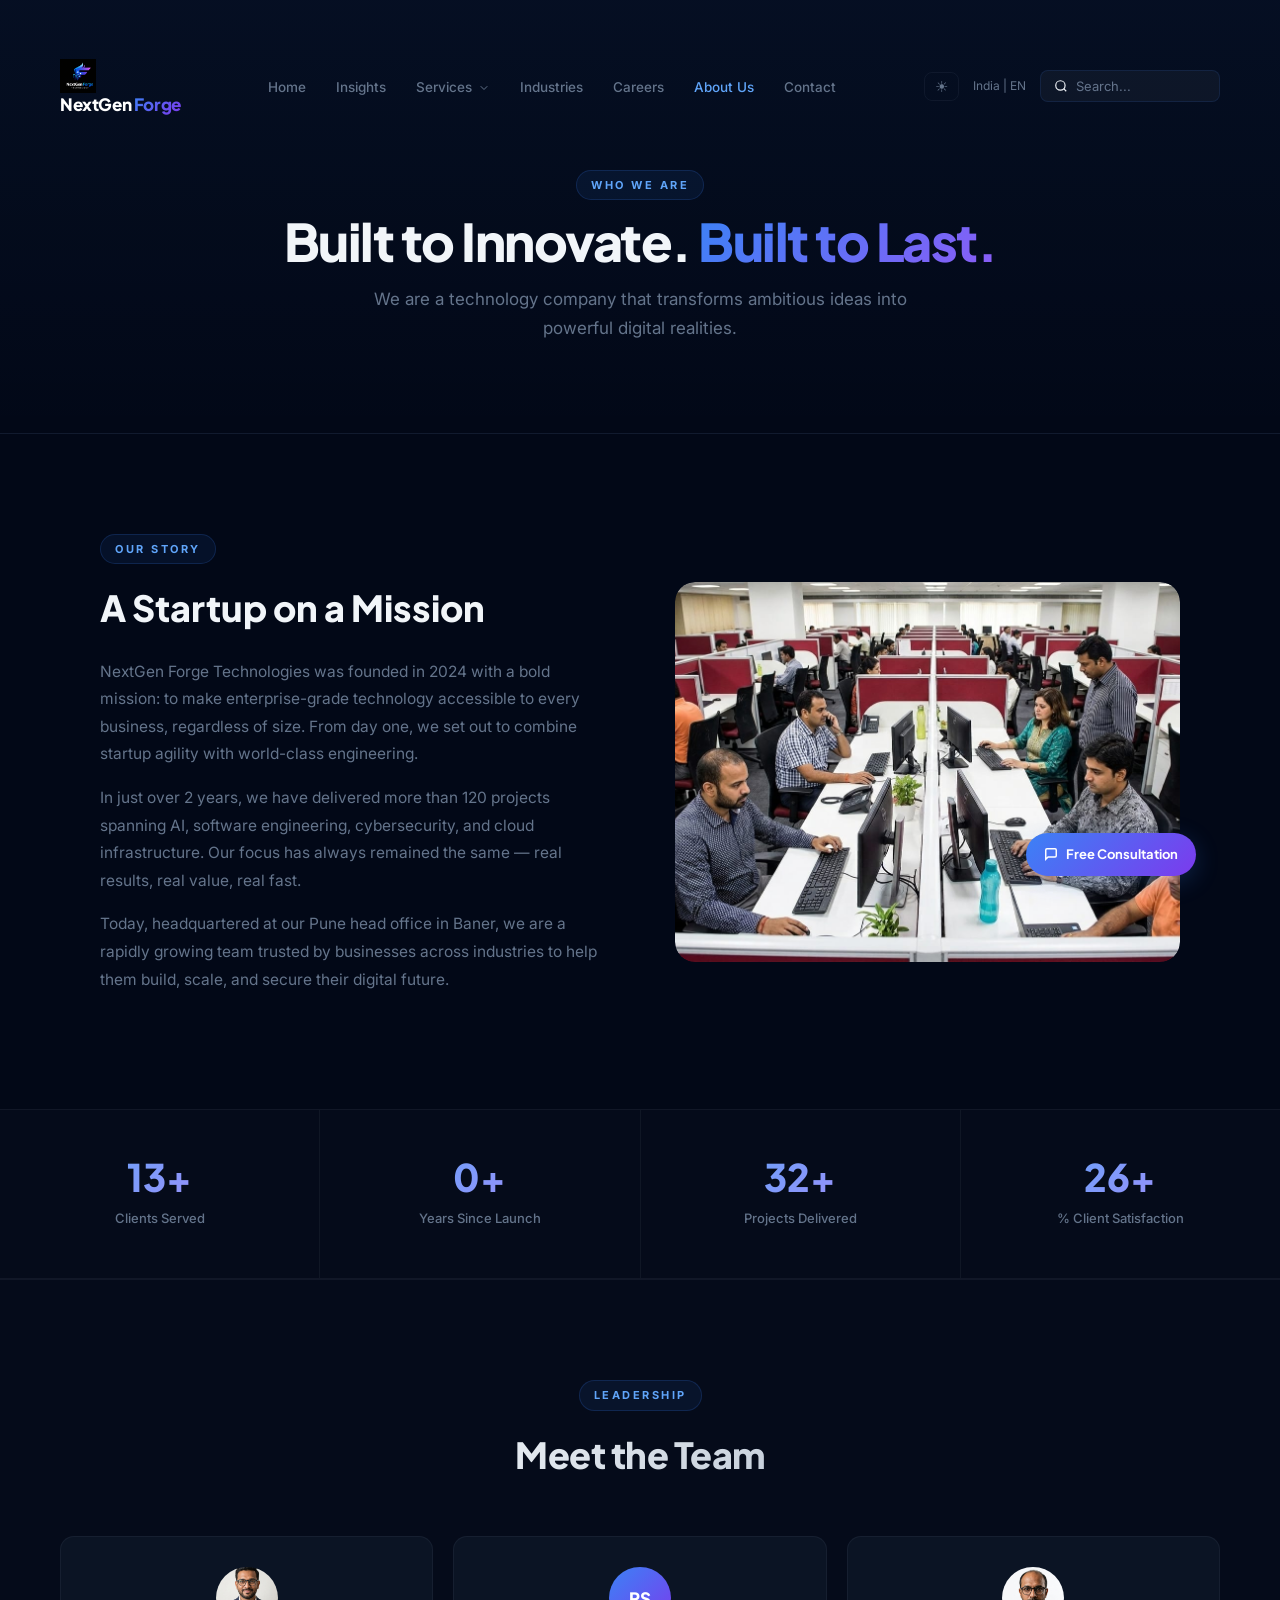
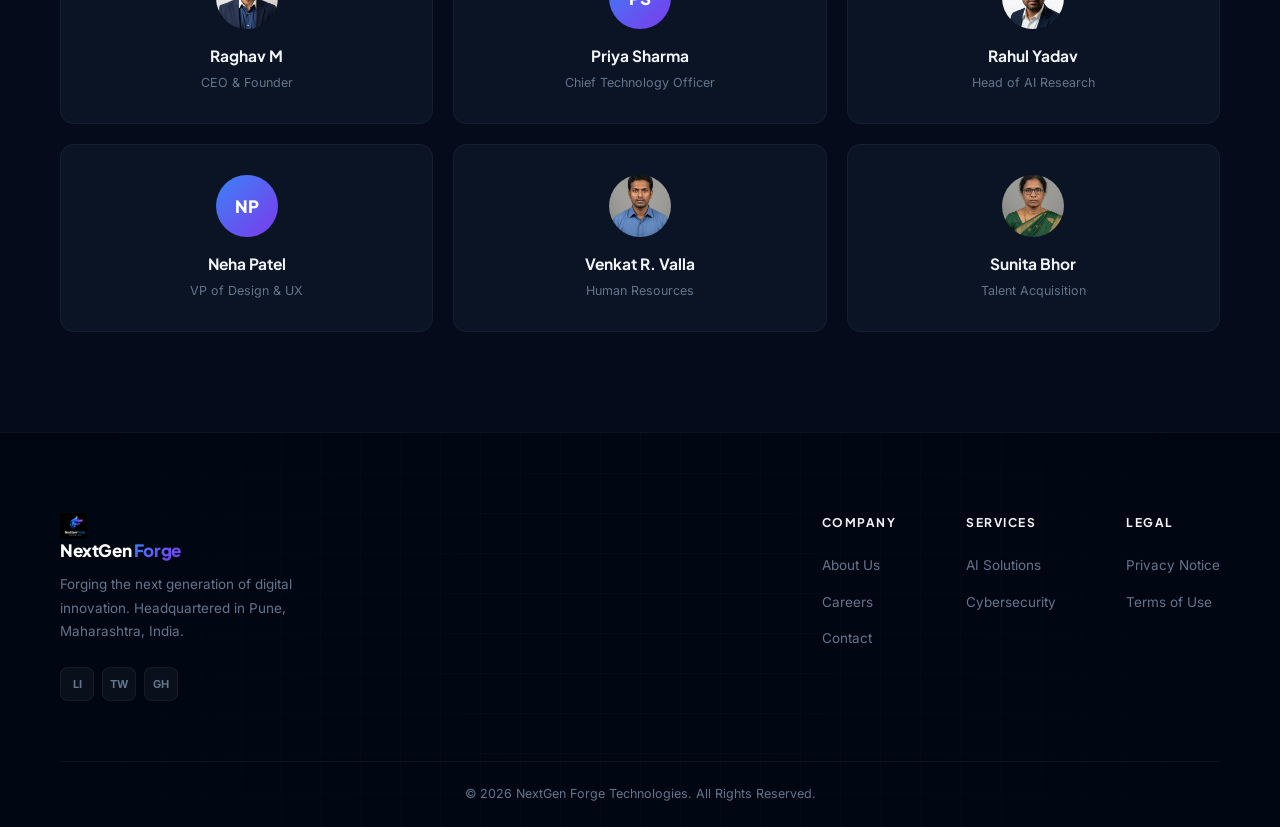
<file: about.html>
<!DOCTYPE html>

<html lang="en">
<head>
<meta charset="utf-8"/>
<meta content="width=device-width, initial-scale=1.0" name="viewport"/>
<title>About Us | AI &amp; Digital Transformation Experts | NextGen Forge Technologies</title>
<meta content="Learn about NextGen Forge Technologies — our mission, values, and the team behind the innovation." name="description"/>
<link href="IMG_20260312_210306%20(1).png" rel="icon" type="image/png"/>
<link href="style.min.css" rel="stylesheet"/>
<script defer="" src="script.js"></script>
<meta content="Learn about NextGen Forge Technologies — our mission to accelerate digital growth through AI, secure software engineering, and cloud-native platforms in Pune, India." name="description"/>
<meta content="IT company Pune, software development Maharashtra, AI solutions India, cybersecurity company, web development Pune, NextGen Forge Technologies, Python developer, MERN stack" name="keywords"/>
<link href="https://www.nextgenforgetechnologies.com/about" rel="canonical"/>
<meta content="website" property="og:type"/>
<meta content="https://www.nextgenforgetechnologies.com/about" property="og:url"/>
<meta content="About Us | AI &amp; Digital Transformation Experts | NextGen Forge Technologies" property="og:title"/>
<meta content="Learn about NextGen Forge Technologies — our mission to accelerate digital growth through AI, secure software engineering, and cloud-native platforms in Pune, India." property="og:description"/>
<meta content="https://www.nextgenforgetechnologies.com/IMG_20260312_210306%20(1).png" property="og:image"/>
<meta content="NextGen Forge Technologies" property="og:site_name"/>
<meta content="summary_large_image" name="twitter:card"/>
<meta content="About Us | AI &amp; Digital Transformation Experts | NextGen Forge Technologies" name="twitter:title"/>
<meta content="Learn about NextGen Forge Technologies — our mission to accelerate digital growth through AI, secure software engineering, and cloud-native platforms in Pune, India." name="twitter:description"/>
<meta content="https://www.nextgenforgetechnologies.com/IMG_20260312_210306%20(1).png" name="twitter:image"/>
<script type="application/ld+json">
{
  "@context": "https://schema.org",
  "@type": "Organization",
  "name": "NextGen Forge Technologies",
  "url": "https://www.nextgenforgetechnologies.com",
  "logo": "https://www.nextgenforgetechnologies.com/IMG_20260312_210306%20(1).png",
  "description": "NextGen Forge Technologies is a startup based in Pune, India, delivering AI, software engineering, cybersecurity and digital transformation solutions.",
  "foundingDate": "2024",
  "email": "hr@nextgenforgetechnologies.com",
  "address": {
    "@type": "PostalAddress",
    "streetAddress": "5th Floor, ABIL Imperial Commercial Spaces, Rohan Sehar Ln, Near Murkute Garden, Baner",
    "addressLocality": "Pune",
    "addressRegion": "Maharashtra",
    "postalCode": "411045",
    "addressCountry": "IN"
  },
  "contactPoint": {
    "@type": "ContactPoint",
    "contactType": "customer service",
    "email": "hr@nextgenforgetechnologies.com",
    "availableLanguage": "English"
  }
}
</script>
</head>
<body>
<header class="navbar" id="navbar">
<a class="logo" href="index.html">
<img alt="NextGen Forge Technologies" class="logo-img" src="IMG_20260312_210306%20(1).png"/>
<span class="logo-text">NextGen <span class="logo-accent">Forge</span></span>
</a>
<nav>
<ul>
<li><a href="index.html">Home</a></li>
<li><a href="insights.html">Insights</a></li>
<li class="has-dropdown">
<a href="services.html">Services <svg fill="none" height="12" stroke="currentColor" stroke-linecap="round" stroke-linejoin="round" stroke-width="2" style="vertical-align:middle;margin-left:2px;" viewbox="0 0 24 24" width="12"><polyline points="6 9 12 15 18 9"></polyline></svg></a>
<!-- Mega Menu Dropdown -->
<div class="mega-menu">
<div class="mega-menu-grid">
<a class="mega-item" href="services.html">
<img alt="AI" class="mega-icon" src="service-ai-ml.png" style="padding:0;object-fit:cover"/>
<div class="mega-text">
<span class="mega-title">AI &amp; Machine Learning</span>
<span class="mega-desc">Custom models &amp; predictive analytics.</span>
</div>
</a>
<a class="mega-item" href="services.html">
<img alt="SE" class="mega-icon" src="service-software-eng.png" style="padding:0;object-fit:cover"/>
<div class="mega-text">
<span class="mega-title">Software Engineering</span>
<span class="mega-desc">Scalable enterprise systems.</span>
</div>
</a>
<a class="mega-item" href="services.html">
<img alt="WD" class="mega-icon" src="service-web-dev.png" style="padding:0;object-fit:cover"/>
<div class="mega-text">
<span class="mega-title">Web &amp; App Development</span>
<span class="mega-desc">High-performance platforms.</span>
</div>
</a>
<a class="mega-item" href="services.html">
<img alt="CS" class="mega-icon" src="service-cybersecurity.png" style="padding:0;object-fit:cover"/>
<div class="mega-text">
<span class="mega-title">Cybersecurity</span>
<span class="mega-desc">Zero-trust architecture.</span>
</div>
</a>
<a class="mega-item" href="services.html">
<img alt="CD" class="mega-icon" src="service-cloud-devops.png" style="padding:0;object-fit:cover"/>
<div class="mega-text">
<span class="mega-title">Cloud &amp; DevOps</span>
<span class="mega-desc">Migration &amp; CI/CD automation.</span>
</div>
</a>
<a class="mega-item" href="services.html">
<img alt="DEV" class="mega-icon" src="service-developers.png" style="padding:0;object-fit:cover"/>
<div class="mega-text">
<span class="mega-title">Dedicated Developers</span>
<span class="mega-desc">Hire pre-vetted engineers.</span>
</div>
</a>
</div>
</div>
</li>
<li><a href="industries.html">Industries</a></li>
<li><a href="careers.html">Careers</a></li>
<li><a class="active" href="about.html">About Us</a></li>
<li><a href="contact.html">Contact</a></li>
</ul>
</nav>
<div class="right-menu">
<span>India | EN</span>
<div class="search-bar">
<svg fill="none" height="14" stroke="currentColor" stroke-width="2" viewbox="0 0 24 24" width="14"><circle cx="11" cy="11" r="8"></circle><path d="m21 21-4.35-4.35"></path></svg>
<input id="search-input" placeholder="Search..." type="text"/>
</div>
</div>
</header>
<div class="page-hero reveal">
<div class="section-label">Who We Are</div>
<h1>Built to Innovate. <span style="background:linear-gradient(135deg,#3b82f6,#8b5cf6);-webkit-background-clip:text;-webkit-text-fill-color:transparent;background-clip:text;">Built to Last.</span></h1>
<p>We are a technology company that transforms ambitious ideas into powerful digital realities.</p>
</div>
<div class="about-grid">
<div class="about-text reveal">
<div class="section-label">Our Story</div>
<h2>A Startup on a Mission</h2>
<p>NextGen Forge Technologies was founded in 2024 with a bold mission: to make enterprise-grade technology accessible to every business, regardless of size. From day one, we set out to combine startup agility with world-class engineering.</p>
<p>In just over 2 years, we have delivered more than 120 projects spanning AI, software engineering, cybersecurity, and cloud infrastructure. Our focus has always remained the same — real results, real value, real fast.</p>
<p>Today, headquartered at our Pune head office in Baner, we are a rapidly growing team trusted by businesses across industries to help them build, scale, and secure their digital future.</p>
</div>
<div class="about-visual reveal" style="background:none; border:none; padding:0; overflow:hidden;">
<img alt="NextGen Forge Technologies Office, Pune" loading="lazy" src="Office.jpeg" style="width:100%; height:100%; object-fit:cover; border-radius:var(--radius-lg);"/>
</div>
</div>
<div class="stats-strip reveal">
<div class="stat-item">
<span class="stat-number" data-target="50">0</span>
<span class="stat-label">Clients Served</span>
</div>
<div class="stat-item">
<span class="stat-number" data-target="2">0</span>
<span class="stat-label">Years Since Launch</span>
</div>
<div class="stat-item">
<span class="stat-number" data-target="120">0</span>
<span class="stat-label">Projects Delivered</span>
</div>
<div class="stat-item">
<span class="stat-number" data-target="98">0</span>
<span class="stat-label">% Client Satisfaction</span>
</div>
</div>
<section class="team-section">
<div class="reveal">
<div class="section-label">Leadership</div>
<h2>Meet the Team</h2>
</div>
<div class="team-grid">
<div class="team-card reveal">
<div class="team-avatar" style="background:none;">
<img alt="Raghav M — CEO &amp; Founder" src="Raghav%20M%20Founder.jpeg" style="width:100%;height:100%;object-fit:cover;border-radius:50%;"/>
</div>
<h3>Raghav M</h3>
<p>CEO &amp; Founder</p>
</div>
<div class="team-card reveal">
<div class="team-avatar">PS</div>
<h3>Priya Sharma</h3>
<p>Chief Technology Officer</p>
</div>
<div class="team-card reveal">
<div class="team-avatar" style="background:none;">
<img alt="Rahul Yadav — Head of AI Research" src="Rahul%20Yadav.jpeg" style="width:100%;height:100%;object-fit:cover;border-radius:50%;"/>
</div>
<h3>Rahul Yadav</h3>
<p>Head of AI Research</p>
</div>
<div class="team-card reveal">
<div class="team-avatar">NP</div>
<h3>Neha Patel</h3>
<p>VP of Design &amp; UX</p>
</div>
<div class="team-card reveal">
<div class="team-avatar" style="background:none;">
<img alt="Venkat R. Valla — Human Resources" src="Venkat%20R..jpeg" style="width:100%;height:100%;object-fit:cover;border-radius:50%;"/>
</div>
<h3>Venkat R. Valla</h3>
<p>Human Resources</p>
</div>
<div class="team-card reveal">
<div class="team-avatar" style="background:none;">
<img alt="Sunita Bhor — Talent Acquisition" src="Sunita.jpeg" style="width:100%;height:100%;object-fit:cover;border-radius:50%;"/>
</div>
<h3>Sunita Bhor</h3>
<p>Talent Acquisition</p>
</div>
</div>
</section>
<footer>
<div class="footer-container">
<div class="footer-left">
<a class="logo" href="index.html" style="margin-bottom:14px;">
<img alt="NextGen Forge" class="logo-img footer-logo-img" src="IMG_20260312_210306%20(1).png"/>
<span class="logo-text">NextGen <span class="logo-accent">Forge</span></span>
</a>
<p>Forging the next generation of digital innovation. Headquartered in Pune, Maharashtra, India.</p>
<div class="footer-socials">
<a class="social-btn" href="#" style="font-size:11px;font-weight:700;">LI</a>
<a class="social-btn" href="#" style="font-size:11px;font-weight:700;">TW</a>
<a class="social-btn" href="#" style="font-size:11px;font-weight:700;">GH</a>
</div>
</div>
<div class="footer-links">
<div><h4>Company</h4><ul><li><a href="about.html">About Us</a></li><li><a href="careers.html">Careers</a></li><li><a href="contact.html">Contact</a></li></ul></div>
<div><h4>Services</h4><ul><li><a href="services.html">AI Solutions</a></li><li><a href="services.html">Cybersecurity</a></li></ul></div>
<div><h4>Legal</h4><ul><li><a href="privacy-policy.html">Privacy Notice</a></li><li><a href="terms.html">Terms of Use</a></li></ul></div>
</div>
</div>
<div class="footer-bottom">© 2026 NextGen Forge Technologies. All Rights Reserved.</div>
</footer>
</body>
</html>
</file>
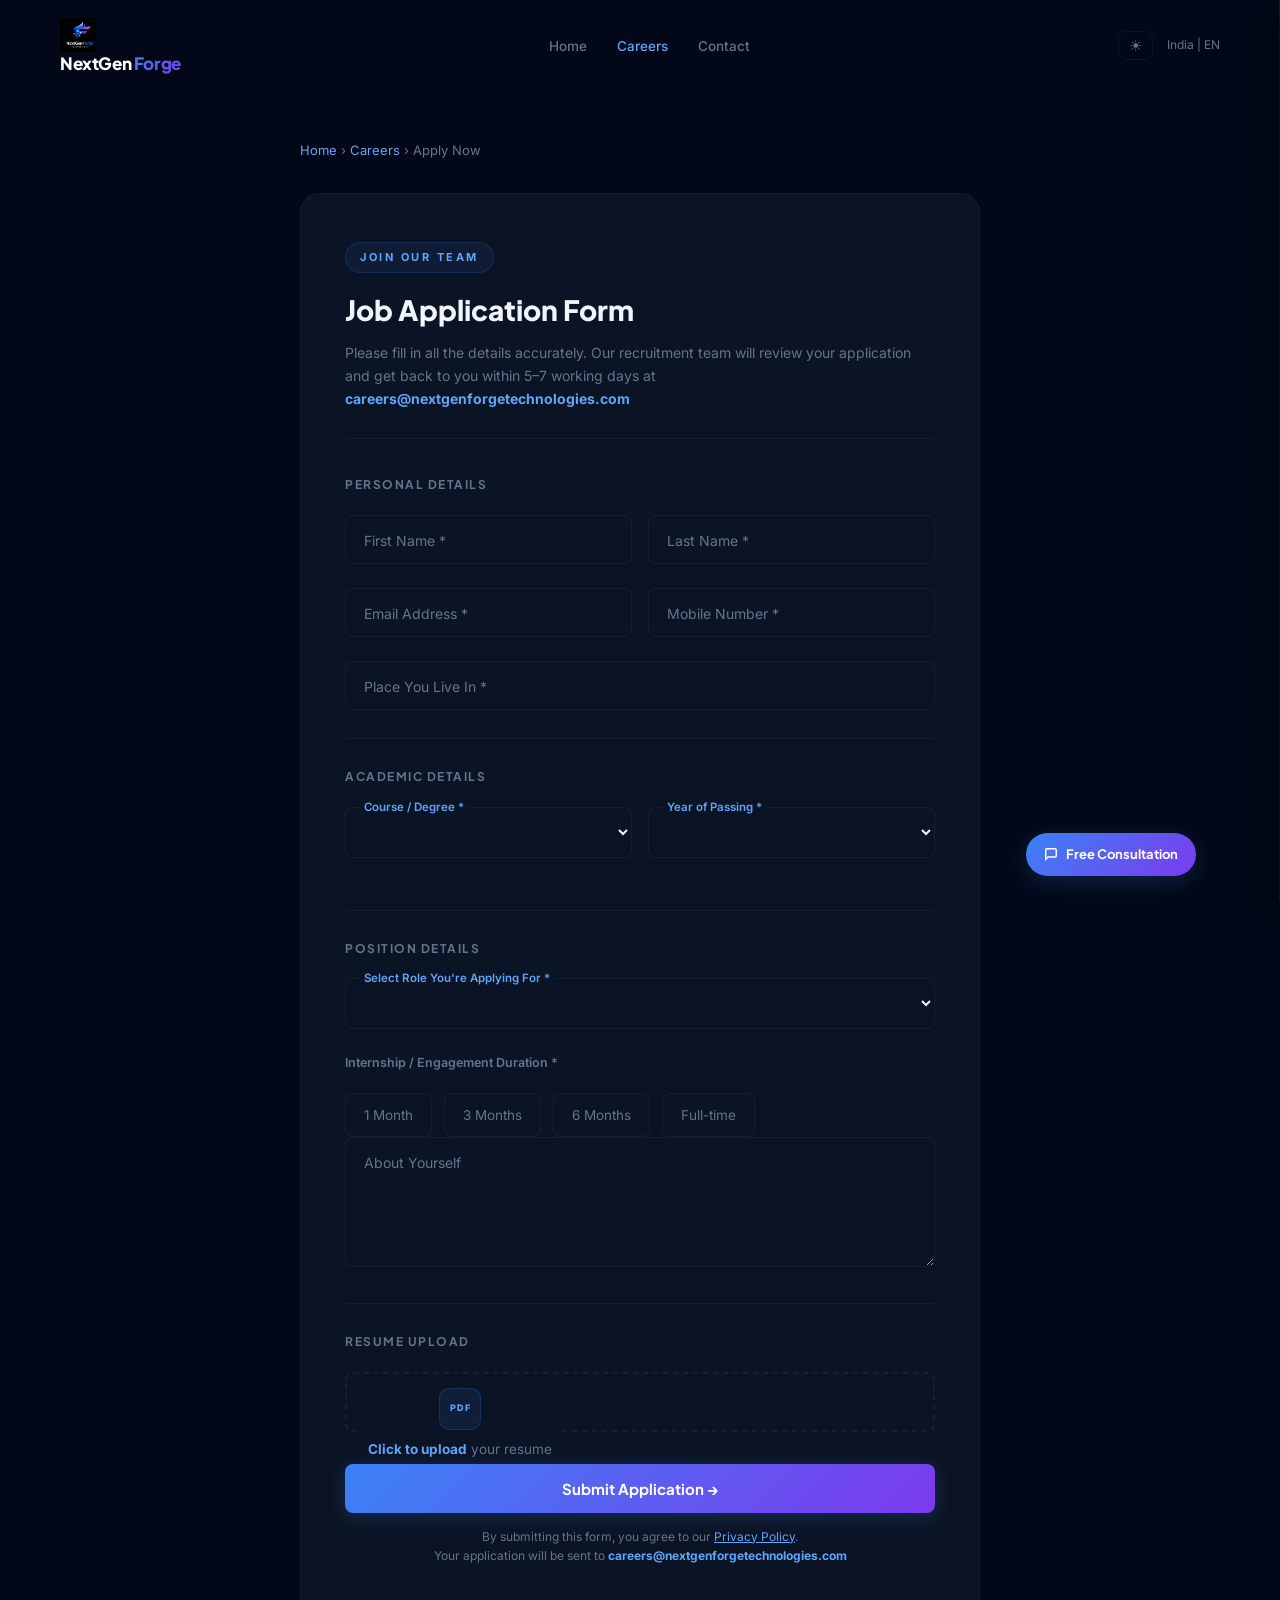
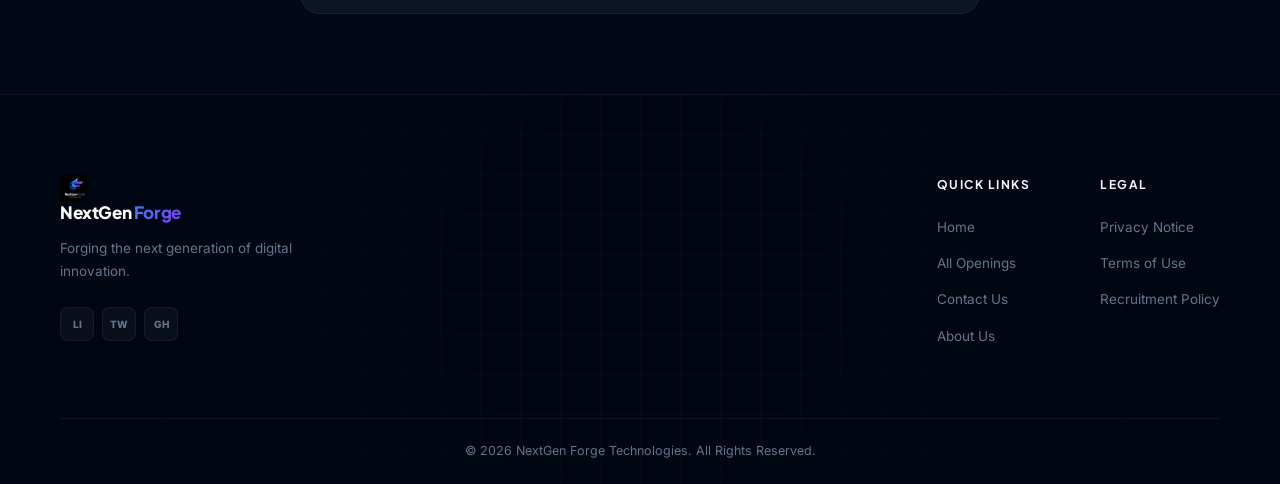
<file: application.html>
<!DOCTYPE html>

<html lang="en">
<head>
<meta charset="utf-8"/>
<meta content="width=device-width, initial-scale=1.0" name="viewport"/>
<title>Job Application | Apply Now | NextGen Forge Technologies</title>
<meta content="Apply for a position at NextGen Forge Technologies. We are hiring web developers, AI engineers, ML engineers, full stack developers, and interns." name="description"/>
<meta content="noindex, nofollow" name="robots"/>
<link href="IMG_20260312_210306%20(1).png" rel="icon" type="image/png"/>
<link href="style.min.css" rel="stylesheet"/>
<script defer="" src="script.js"></script>
<meta content="Submit your resume to apply for a position. We're hiring top tech talent for full-time roles and internships in our Pune office." name="description"/>
<meta content="IT company Pune, software development Maharashtra, AI solutions India, cybersecurity company, web development Pune, NextGen Forge Technologies, Python developer, MERN stack" name="keywords"/>
<link href="https://www.nextgenforgetechnologies.com/application.html" rel="canonical"/>
<meta content="website" property="og:type"/>
<meta content="https://www.nextgenforgetechnologies.com/application.html" property="og:url"/>
<meta content="Job Application | Apply Now | NextGen Forge Technologies" property="og:title"/>
<meta content="Submit your resume to apply for a position. We're hiring top tech talent for full-time roles and internships in our Pune office." property="og:description"/>
<meta content="https://www.nextgenforgetechnologies.com/IMG_20260312_210306%20(1).png" property="og:image"/>
<meta content="NextGen Forge Technologies" property="og:site_name"/>
<meta content="summary_large_image" name="twitter:card"/>
<meta content="Job Application | Apply Now | NextGen Forge Technologies" name="twitter:title"/>
<meta content="Submit your resume to apply for a position. We're hiring top tech talent for full-time roles and internships in our Pune office." name="twitter:description"/>
<meta content="https://www.nextgenforgetechnologies.com/IMG_20260312_210306%20(1).png" name="twitter:image"/>
</head>
<body>
<!-- Scroll progress -->
<div class="scroll-progress" id="scrollProgress"></div>
<!-- Mobile nav -->
<div class="mobile-nav" id="mobileNav">
<a href="index.html">Home</a>
<a href="insights.html">Insights</a>
<a href="services.html">Services</a>
<a href="industries.html">Industries</a>
<a href="careers.html">Careers</a>
<a href="about.html">About Us</a>
<a href="contact.html">Contact</a>
</div>
<!-- Back to top -->
<button class="back-to-top" id="backToTop" onclick="window.scrollTo({top:0,behavior:'smooth'})">↑</button>
<header class="navbar" id="navbar" style="top:0;">
<a class="logo" href="index.html">
<img alt="NextGen Forge Technologies" class="logo-img" src="IMG_20260312_210306%20(1).png"/>
<span class="logo-text">NextGen <span class="logo-accent">Forge</span></span>
</a>
<nav>
<ul>
<li><a href="index.html">Home</a></li>
<li><a class="active" href="careers.html">Careers</a></li>
<li><a href="contact.html">Contact</a></li>
</ul>
</nav>
<div class="right-menu">
<span>India | EN</span>
</div>
<button aria-label="Menu" class="hamburger" id="hamburger">
<span></span><span></span><span></span>
</button>
</header>
<div class="application-page">
<p class="application-breadcrumb">
<a href="index.html">Home</a> ›
    <a href="careers.html">Careers</a> ›
    Apply Now
  </p>
<div class="application-card reveal">
<div class="application-header">
<div class="section-label">Join Our Team</div>
<h1>Job Application Form</h1>
<p>Please fill in all the details accurately. Our recruitment team will review your application and get back to you within 5–7 working days at <strong style="color:var(--accent-light);">careers@nextgenforgetechnologies.com</strong></p>
</div>
<form action="https://formsubmit.co/careers@nextgenforgetechnologies.com" enctype="multipart/form-data" id="application-form" method="POST">
<!-- FormSubmit configuration -->
<input name="_subject" type="hidden" value="New Job Application — NextGen Forge Technologies"/>
<input name="_captcha" type="hidden" value="false"/>
<input name="_template" type="hidden" value="table"/>
<input name="_next" type="hidden" value="https://www.nextgenforgetechnologies.com/thankyou.html"/>
<!-- PERSONAL DETAILS -->
<p class="form-section-title">Personal Details</p>
<div class="form-row">
<div class="form-group">
<input id="fname" name="first_name" placeholder="Arjun" required="" type="text"/>
<label for="fname">First Name *</label>
</div>
<div class="form-group">
<input id="lname" name="last_name" placeholder="Sharma" required="" type="text"/>
<label for="lname">Last Name *</label>
</div>
</div>
<div class="form-row">
<div class="form-group">
<input id="email" name="email" placeholder="arjun@example.com" required="" type="email"/>
<label for="email">Email Address *</label>
</div>
<div class="form-group">
<input id="mobile" name="mobile_number" pattern="[0-9+\s\-]{7,15}" placeholder="+91 98765 43210" required="" type="tel"/>
<label for="mobile">Mobile Number *</label>
</div>
</div>
<div class="form-group">
<input id="place" name="city_location" placeholder="e.g. Pune, Maharashtra" required="" type="text"/>
<label for="place">Place You Live In *</label>
</div>
<hr class="section-divider"/>
<!-- ACADEMIC DETAILS -->
<p class="form-section-title">Academic Details</p>
<div class="form-row">
<div class="form-group">
<select id="course" name="course" required="">
<option disabled="" selected="" value=""></option>
<option value="B.Tech / B.E.">B.Tech / B.E. (Computer Science / IT / Related)</option>
<option value="BCA">BCA (Bachelor of Computer Applications)</option>
<option value="MCA">MCA (Master of Computer Applications)</option>
<option value="M.Tech / M.E.">M.Tech / M.E. (Computer Science / IT / Related)</option>
<option value="B.Sc. CS/IT">B.Sc. Computer Science / Information Technology</option>
<option value="MBA Tech">MBA (Technology / Information Systems)</option>
<option value="Diploma CS/IT">Diploma in Computer Science / IT</option>
<option value="Other CS Field">Other Computer Science / IT Related Field</option>
</select>
<label for="course">Course / Degree *</label>
</div>
<div class="form-group">
<select id="yop" name="year_of_passing" required="">
<option disabled="" selected="" value=""></option>
<option>2020</option><option>2021</option><option>2022</option>
<option>2023</option><option>2024</option><option>2025</option>
<option>2026 (Current)</option><option>2027 (Expected)</option><option>2028 (Expected)</option>
</select>
<label for="yop">Year of Passing *</label>
</div>
</div>
<hr class="section-divider"/>
<!-- POSITION DETAILS -->
<p class="form-section-title">Position Details</p>
<div class="form-group">
<select id="role" name="role_applied" required="">
<option disabled="" selected="" value=""></option>
<option>Web Developer</option>
<option>Java Developer</option>
<option>Python Developer</option>
<option>.NET Developer</option>
<option>MERN Stack Developer</option>
<option>AI Engineer</option>
<option>ML Engineer</option>
<option>Full Stack Developer</option>
<option>Software Engineer</option>
</select>
<label for="role">Select Role You're Applying For *</label>
</div>
<div class="radio-group-container">
<span class="radio-group-label">Internship / Engagement Duration *</span>
<div class="radio-group">
<label class="radio-option">
<input name="duration" required="" type="radio" value="1 Month"/>
            1 Month
          </label>
<label class="radio-option">
<input name="duration" type="radio" value="3 Months"/>
            3 Months
          </label>
<label class="radio-option">
<input name="duration" type="radio" value="6 Months"/>
            6 Months
          </label>
<label class="radio-option">
<input name="duration" type="radio" value="Full-time (Permanent)"/>
            Full-time
          </label>
</div>
</div>
<div class="form-group">
<textarea name="about_yourself" placeholder="Tell us briefly about your skills, projects, and why you'd like to join NextGen Forge Technologies..."></textarea>
<label>About Yourself</label>
</div>
<hr class="section-divider"/>
<!-- RESUME UPLOAD -->
<p class="form-section-title">Resume Upload</p>
<div class="form-group">
<div class="file-upload" id="fileUploadArea">
<label class="file-upload-label" for="resume">
<div class="file-upload-icon">PDF</div>
<span><strong>Click to upload</strong> your resume</span>
<span style="font-size:12px; color:var(--text-subtle);">PDF, DOC, or DOCX — Max 5 MB</span>
</label>
<input accept=".pdf,.doc,.docx" id="resume" name="attachment" onchange="handleFileSelect(this)" type="file"/>
</div>
<p id="fileName" style="font-size:12px; color:var(--success); margin-top:6px; display:none;"></p>
</div>
<button class="btn-primary" style="width:100%; text-align:center; font-size:15px; padding:15px 30px; margin-top:8px;" type="submit">
        Submit Application →
      </button>
<p style="font-size:12px; color:var(--text-muted); text-align:center; margin-top:14px; line-height:1.6;">
        By submitting this form, you agree to our <a href="#" style="color:var(--accent-light);">Privacy Policy</a>.<br/>
        Your application will be sent to <strong style="color:var(--accent-light);">careers@nextgenforgetechnologies.com</strong>
</p>
</form>
</div>
</div>
<footer>
<div class="footer-container">
<div class="footer-left">
<a class="logo" href="index.html" style="margin-bottom:16px;">
<img alt="NextGen Forge" class="logo-img footer-logo-img" src="IMG_20260312_210306%20(1).png"/>
<span class="logo-text">NextGen <span class="logo-accent">Forge</span></span>
</a>
<p>Forging the next generation of digital innovation.</p>
<div class="footer-socials">
<a class="social-btn" href="#" style="font-size:10px;font-weight:800;">LI</a>
<a class="social-btn" href="#" style="font-size:10px;font-weight:800;">TW</a>
<a class="social-btn" href="#" style="font-size:10px;font-weight:800;">GH</a>
</div>
</div>
<div class="footer-links">
<div><h4>Quick Links</h4><ul>
<li><a href="index.html">Home</a></li>
<li><a href="careers.html">All Openings</a></li>
<li><a href="contact.html">Contact Us</a></li>
<li><a href="about.html">About Us</a></li>
</ul></div>
<div><h4>Legal</h4><ul>
<li><a href="privacy-policy.html">Privacy Notice</a></li>
<li><a href="terms.html">Terms of Use</a></li>
<li><a href="#">Recruitment Policy</a></li>
</ul></div>
</div>
</div>
<div class="footer-bottom">© 2026 NextGen Forge Technologies. All Rights Reserved.</div>
</footer>
<script>
function handleFileSelect(input) {
  const file = input.files[0];
  const nameEl = document.getElementById('fileName');
  if (file) {
    nameEl.textContent = 'Selected: ' + file.name;
    nameEl.style.display = 'block';
  }
}

// If coming from Internship Program card, append "(Internship)" to all role options
(function() {
  const params = new URLSearchParams(window.location.search);
  if (params.get('type') === 'internship') {
    const roleSelect = document.getElementById('role');
    if (roleSelect) {
      Array.from(roleSelect.options).forEach(function(opt) {
        if (opt.value !== '') {
          opt.text = opt.text + ' (Internship)';
          opt.value = opt.value + ' (Internship)';
        }
      });
    }
  }
})();

// ===========================
// GOOGLE SHEETS INTEGRATION
// Sends form data to the correct Google Sheet in the background.
// Does NOT call e.preventDefault() — native POST to FormSubmit is untouched.
// Wrapped in try/catch — if anything fails, the email submission continues normally.
// ===========================
(function () {
  var INTERNSHIP_WEBHOOK  = 'https://script.google.com/macros/s/AKfycbwEeFaZo97rge-aoN6pcA5fKs5uGghRm2b_s38Fq1jQkzlMWHUBwCR7EcHqKblyzDkZTA/exec';
  var OPEN_ROLES_WEBHOOK  = 'https://script.google.com/macros/s/AKfycbwvzAAevE1zQkTjOY-MmosMVVizRFm2_ctTsBUXf90jn1vP7ZjCLe_Z3zVFhmj6Epig/exec';

  var appForm = document.getElementById('application-form');
  if (!appForm) return;

  appForm.addEventListener('submit', function () {
    try {
      // Only send if the form passes native HTML5 validation
      if (!appForm.checkValidity()) return;

      // Determine which sheet to target based on URL param
      var isInternship = new URLSearchParams(window.location.search).get('type') === 'internship';
      var webhookUrl   = isInternship ? INTERNSHIP_WEBHOOK : OPEN_ROLES_WEBHOOK;

      // Collect field values
      var g  = function (id) { var el = document.getElementById(id); return el ? el.value.trim() : ''; };
      var durationEl  = appForm.querySelector('input[name="duration"]:checked');
      var resumeInput = document.getElementById('resume');
      var resumeLink  = (resumeInput && resumeInput.files && resumeInput.files[0]) ? resumeInput.files[0].name : '';
      var submittedOn = new Date().toLocaleString('en-IN', { timeZone: 'Asia/Kolkata' });

      var payload = JSON.stringify({
        'First Name':          g('fname'),
        'Last Name':           g('lname'),
        'Email Address':       g('email'),
        'Mobile Phone':        g('mobile'),
        'Place You Live In':   g('place'),
        'Course':              g('course'),
        'Degree':              g('course'),
        'Year of Passing':     g('yop'),
        'Role Applying For':   g('role'),
        'Internship Duration': durationEl ? durationEl.value : '',
        'About Yourself':      (appForm.querySelector('textarea[name="about_yourself"]') || {}).value || '',
        'Resume Link':         resumeLink,
        'Submitted On':        submittedOn
      });

      // sendBeacon fires even as the page navigates away (best for native POST forms)
      // Fallback: fetch with keepalive:true
      if (navigator.sendBeacon) {
        navigator.sendBeacon(webhookUrl, new Blob([payload], { type: 'application/json' }));
      } else {
        fetch(webhookUrl, { method: 'POST', body: payload, headers: { 'Content-Type': 'application/json' }, keepalive: true });
      }
    } catch (err) {
      // Silent fail — email submission continues normally regardless
    }
    // ⚠️ Do NOT call e.preventDefault() here — native POST to FormSubmit must proceed
  });
})();
</script>
</body>
</html>
</file>
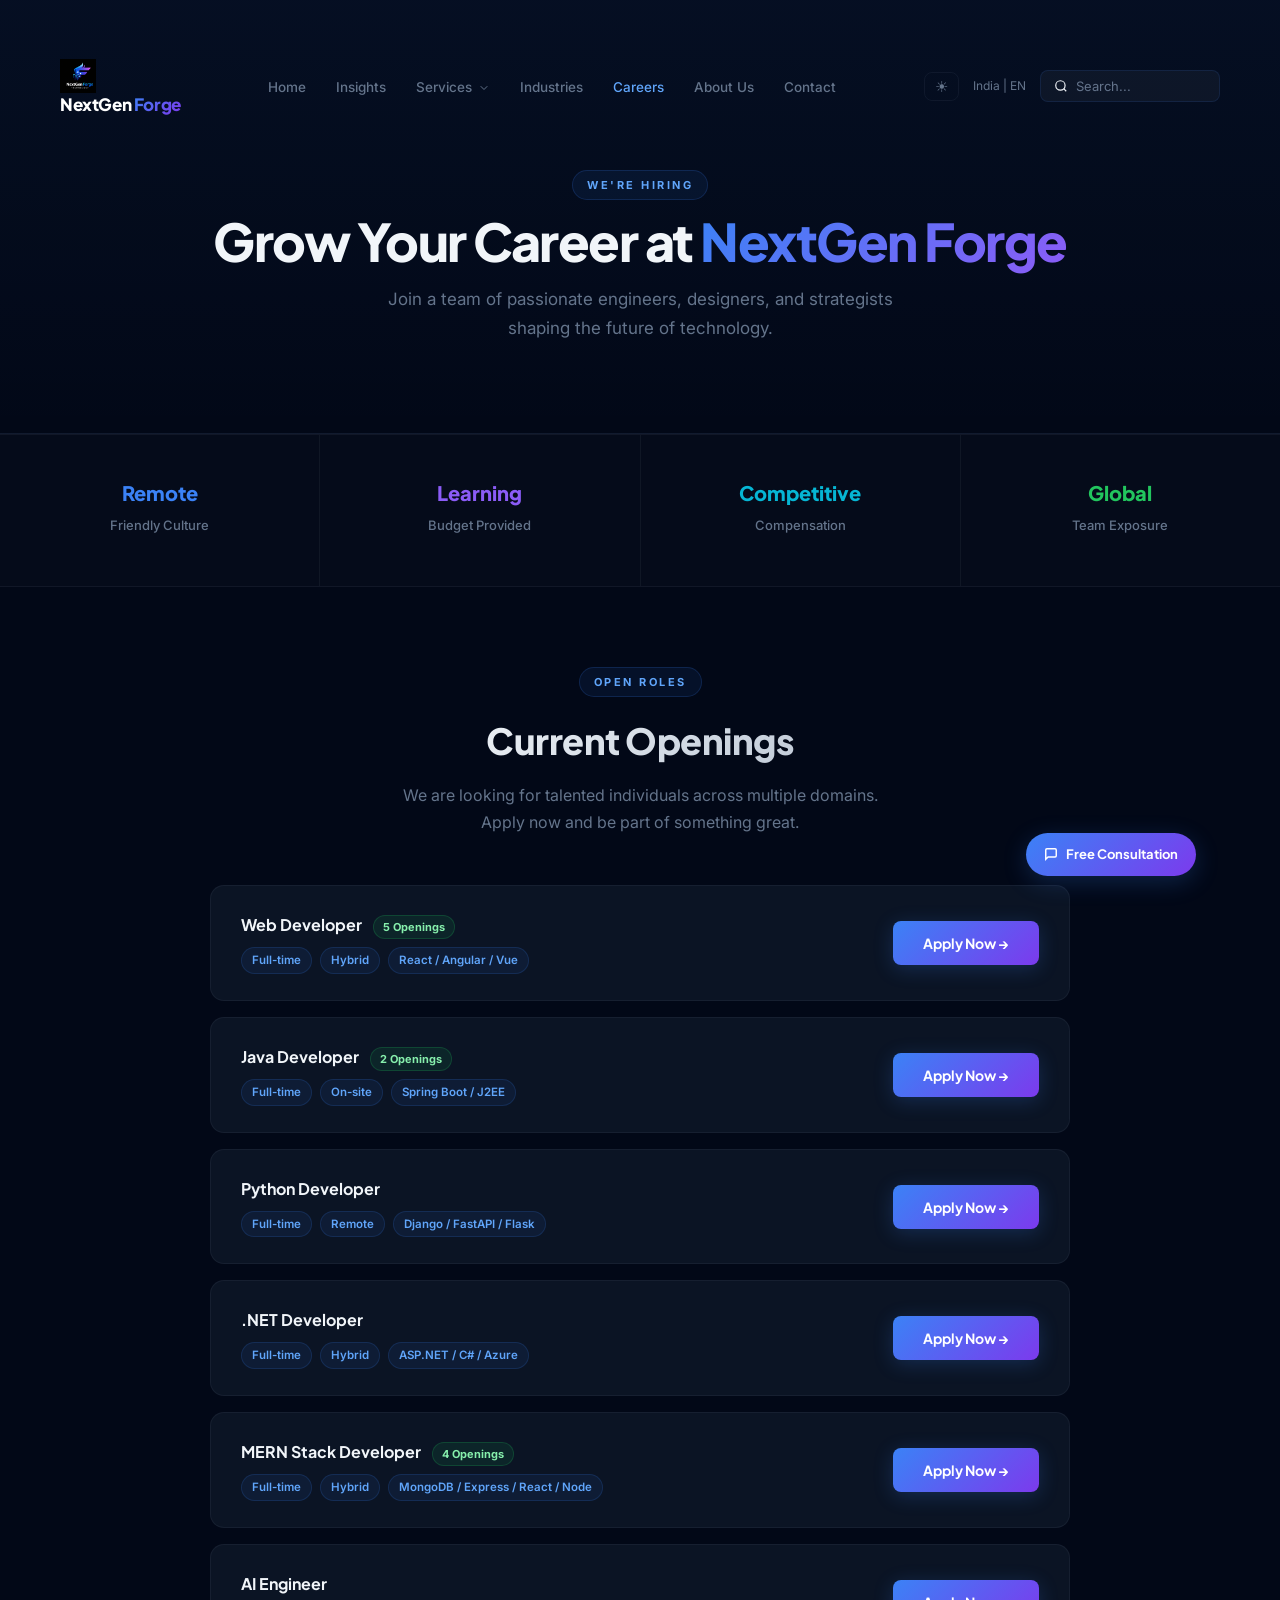
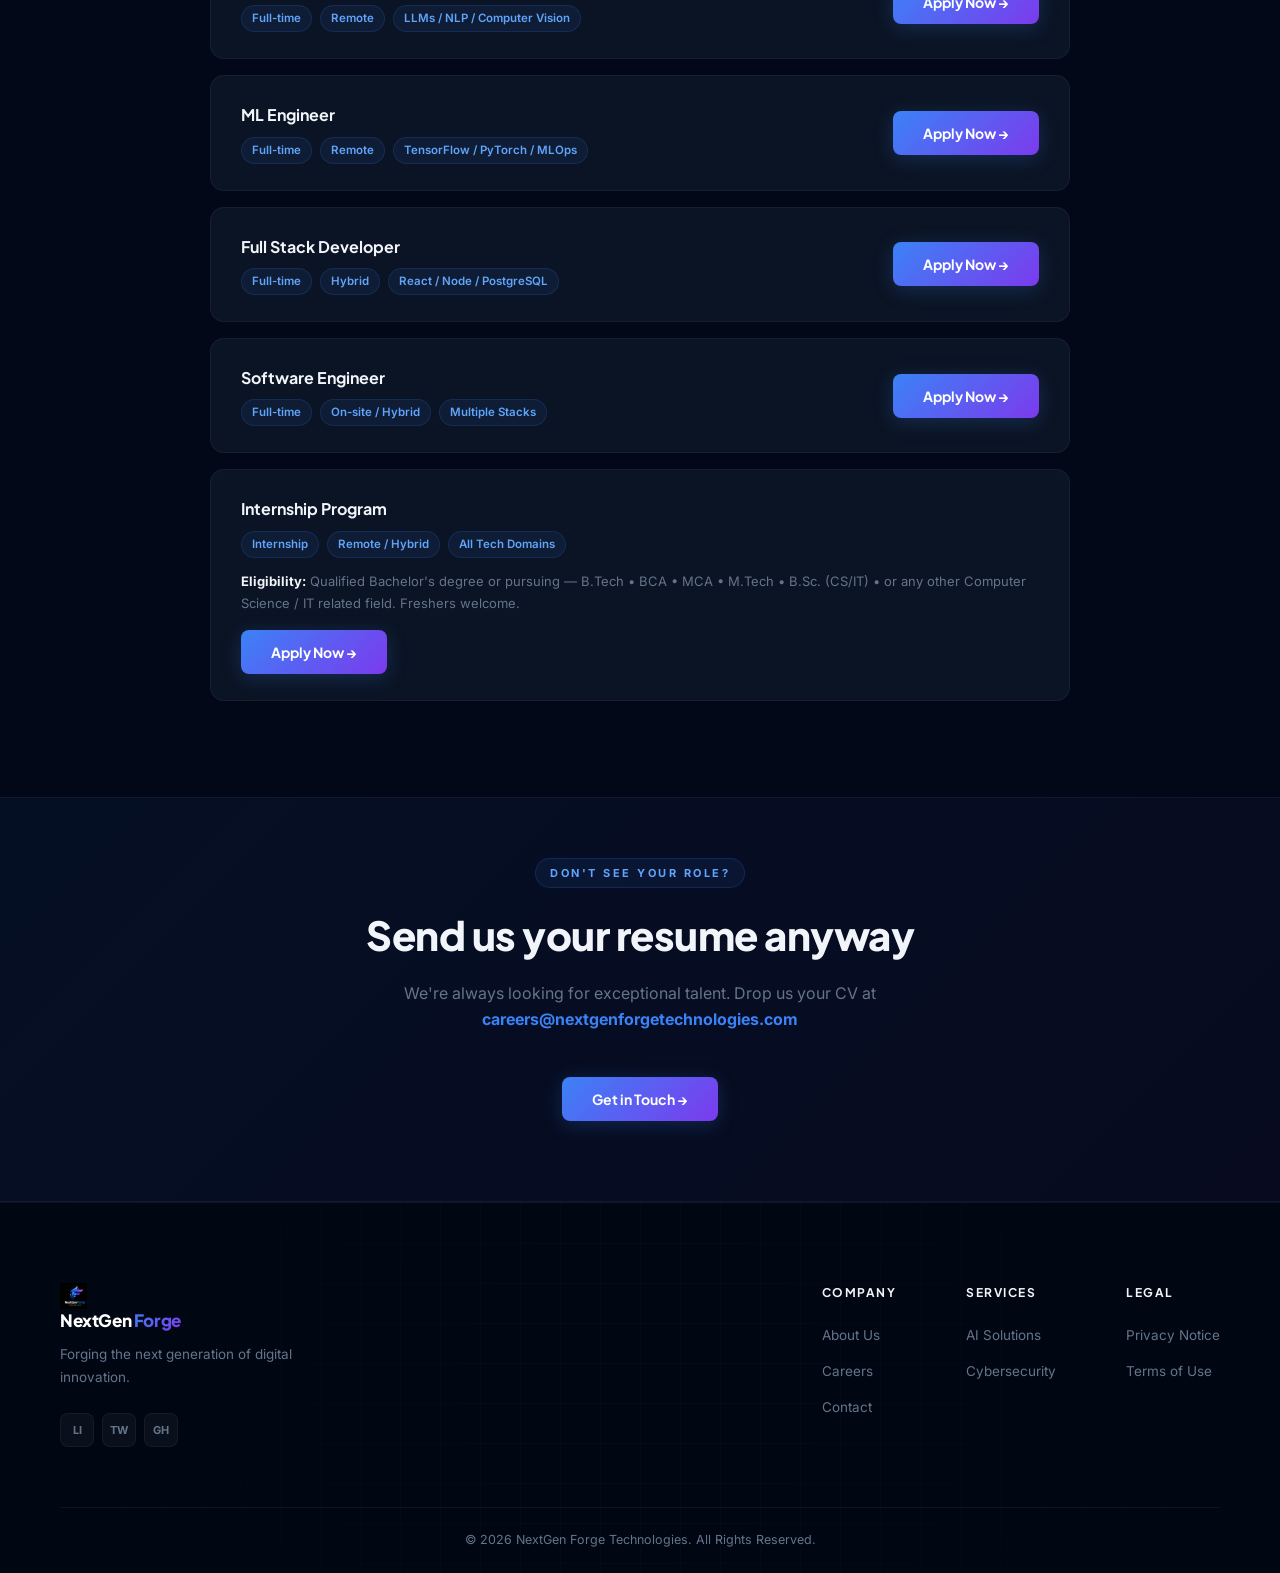
<file: careeres.html>
<!DOCTYPE html>

<html lang="en">
<head>
<meta charset="utf-8"/>
<meta content="width=device-width, initial-scale=1.0" name="viewport"/>
<title>Careers | Jobs in AI, Software Engineering &amp; Dev | NextGen Forge Technologies</title>
<meta content="Join NextGen Forge Technologies. Explore open roles in AI, software engineering, design, and more." name="description"/>
<link href="IMG_20260312_210306%20(1).png" rel="icon" type="image/png"/>
<link href="style.min.css" rel="stylesheet"/>
<script defer="" src="script.js"></script>
<meta content="Join our team in Pune. Explore open roles in AI engineering, frontend/backend development, cybersecurity, and internships at a fast-growing tech startup." name="description"/>
<meta content="IT company Pune, software development Maharashtra, AI solutions India, cybersecurity company, web development Pune, NextGen Forge Technologies, Python developer, MERN stack" name="keywords"/>
<link href="https://www.nextgenforge.tech/careeres.html" rel="canonical"/>
<meta content="website" property="og:type"/>
<meta content="https://www.nextgenforge.tech/careeres.html" property="og:url"/>
<meta content="Careers | Jobs in AI, Software Engineering &amp; Dev | NextGen Forge Technologies" property="og:title"/>
<meta content="Join our team in Pune. Explore open roles in AI engineering, frontend/backend development, cybersecurity, and internships at a fast-growing tech startup." property="og:description"/>
<meta content="https://www.nextgenforge.tech/IMG_20260312_210306%20(1).png" property="og:image"/>
<meta content="NextGen Forge Technologies" property="og:site_name"/>
<meta content="summary_large_image" name="twitter:card"/>
<meta content="Careers | Jobs in AI, Software Engineering &amp; Dev | NextGen Forge Technologies" name="twitter:title"/>
<meta content="Join our team in Pune. Explore open roles in AI engineering, frontend/backend development, cybersecurity, and internships at a fast-growing tech startup." name="twitter:description"/>
<meta content="https://www.nextgenforge.tech/IMG_20260312_210306%20(1).png" name="twitter:image"/>
</head>
<body>
<header class="navbar" id="navbar">
<a class="logo" href="index.html">
<img alt="NextGen Forge Technologies" class="logo-img" src="IMG_20260312_210306%20(1).png"/>
<span class="logo-text">NextGen <span class="logo-accent">Forge</span></span>
</a>
<nav>
<ul>
<li><a href="index.html">Home</a></li>
<li><a href="insights.html">Insights</a></li>
<li class="has-dropdown">
<a href="services.html">Services <svg fill="none" height="12" stroke="currentColor" stroke-linecap="round" stroke-linejoin="round" stroke-width="2" style="vertical-align:middle;margin-left:2px;" viewbox="0 0 24 24" width="12"><polyline points="6 9 12 15 18 9"></polyline></svg></a>
<!-- Mega Menu Dropdown -->
<div class="mega-menu">
<div class="mega-menu-grid">
<a class="mega-item" href="services.html">
<img alt="AI" class="mega-icon" src="service-ai-ml.png" style="padding:0;object-fit:cover"/>
<div class="mega-text">
<span class="mega-title">AI &amp; Machine Learning</span>
<span class="mega-desc">Custom models &amp; predictive analytics.</span>
</div>
</a>
<a class="mega-item" href="services.html">
<img alt="SE" class="mega-icon" src="service-software-eng.png" style="padding:0;object-fit:cover"/>
<div class="mega-text">
<span class="mega-title">Software Engineering</span>
<span class="mega-desc">Scalable enterprise systems.</span>
</div>
</a>
<a class="mega-item" href="services.html">
<img alt="WD" class="mega-icon" src="service-web-dev.png" style="padding:0;object-fit:cover"/>
<div class="mega-text">
<span class="mega-title">Web &amp; App Development</span>
<span class="mega-desc">High-performance platforms.</span>
</div>
</a>
<a class="mega-item" href="services.html">
<img alt="CS" class="mega-icon" src="service-cybersecurity.png" style="padding:0;object-fit:cover"/>
<div class="mega-text">
<span class="mega-title">Cybersecurity</span>
<span class="mega-desc">Zero-trust architecture.</span>
</div>
</a>
<a class="mega-item" href="services.html">
<img alt="CD" class="mega-icon" src="service-cloud-devops.png" style="padding:0;object-fit:cover"/>
<div class="mega-text">
<span class="mega-title">Cloud &amp; DevOps</span>
<span class="mega-desc">Migration &amp; CI/CD automation.</span>
</div>
</a>
<a class="mega-item" href="services.html">
<img alt="DEV" class="mega-icon" src="service-developers.png" style="padding:0;object-fit:cover"/>
<div class="mega-text">
<span class="mega-title">Dedicated Developers</span>
<span class="mega-desc">Hire pre-vetted engineers.</span>
</div>
</a>
</div>
</div>
</li>
<li><a href="industries.html">Industries</a></li>
<li><a class="active" href="careeres.html">Careers</a></li>
<li><a href="about.html">About Us</a></li>
<li><a href="contact.html">Contact</a></li>
</ul>
</nav>
<div class="right-menu">
<span>India | EN</span>
<div class="search-bar">
<svg fill="none" height="14" stroke="currentColor" stroke-width="2" viewbox="0 0 24 24" width="14"><circle cx="11" cy="11" r="8"></circle><path d="m21 21-4.35-4.35"></path></svg>
<input id="search-input" placeholder="Search..." type="text"/>
</div>
</div>
</header>
<div class="page-hero reveal">
<div class="section-label">We're Hiring</div>
<h1>Grow Your Career at <span style="background:linear-gradient(135deg,#3b82f6,#8b5cf6);-webkit-background-clip:text;-webkit-text-fill-color:transparent;background-clip:text;">NextGen Forge</span></h1>
<p>Join a team of passionate engineers, designers, and strategists shaping the future of technology.</p>
</div>
<!-- Perks -->
<div class="stats-strip reveal">
<div class="stat-item">
<span class="stat-number" style="-webkit-text-fill-color:#3b82f6;background:none;font-size:20px;font-weight:800;">Remote</span>
<span class="stat-label">Friendly Culture</span>
</div>
<div class="stat-item">
<span class="stat-number" style="-webkit-text-fill-color:#8b5cf6;background:none;font-size:20px;font-weight:800;">Learning</span>
<span class="stat-label">Budget Provided</span>
</div>
<div class="stat-item">
<span class="stat-number" style="-webkit-text-fill-color:#06b6d4;background:none;font-size:20px;font-weight:800;">Competitive</span>
<span class="stat-label">Compensation</span>
</div>
<div class="stat-item">
<span class="stat-number" style="-webkit-text-fill-color:#22c55e;background:none;font-size:20px;font-weight:800;">Global</span>
<span class="stat-label">Team Exposure</span>
</div>
</div>
<!-- Job Listings -->
<section style="padding: 80px 60px; text-align:center;">
<div class="reveal">
<div class="section-label">Open Roles</div>
<h2>Current Openings</h2>
<p style="color:var(--text-muted); max-width:480px; margin:12px auto 0;">We are looking for talented individuals across multiple domains. Apply now and be part of something great.</p>
</div>
<div class="careers-list" style="margin-top:50px; text-align:left;">
<div class="job-card reveal">
<div class="job-info">
<h3>Web Developer <span class="job-openings">5 Openings</span></h3>
<div class="job-meta">
<span class="job-tag">Full-time</span>
<span class="job-tag">Hybrid</span>
<span class="job-tag">React / Angular / Vue</span>
</div>
</div>
<button class="btn-primary" onclick="location.href='application.html'">Apply Now →</button>
</div>
<div class="job-card reveal">
<div class="job-info">
<h3>Java Developer <span class="job-openings">2 Openings</span></h3>
<div class="job-meta">
<span class="job-tag">Full-time</span>
<span class="job-tag">On-site</span>
<span class="job-tag">Spring Boot / J2EE</span>
</div>
</div>
<button class="btn-primary" onclick="location.href='application.html'">Apply Now →</button>
</div>
<div class="job-card reveal">
<div class="job-info">
<h3>Python Developer</h3>
<div class="job-meta">
<span class="job-tag">Full-time</span>
<span class="job-tag">Remote</span>
<span class="job-tag">Django / FastAPI / Flask</span>
</div>
</div>
<button class="btn-primary" onclick="location.href='application.html'">Apply Now →</button>
</div>
<div class="job-card reveal">
<div class="job-info">
<h3>.NET Developer</h3>
<div class="job-meta">
<span class="job-tag">Full-time</span>
<span class="job-tag">Hybrid</span>
<span class="job-tag">ASP.NET / C# / Azure</span>
</div>
</div>
<button class="btn-primary" onclick="location.href='application.html'">Apply Now →</button>
</div>
<div class="job-card reveal">
<div class="job-info">
<h3>MERN Stack Developer <span class="job-openings">4 Openings</span></h3>
<div class="job-meta">
<span class="job-tag">Full-time</span>
<span class="job-tag">Hybrid</span>
<span class="job-tag">MongoDB / Express / React / Node</span>
</div>
</div>
<button class="btn-primary" onclick="location.href='application.html'">Apply Now →</button>
</div>
<div class="job-card reveal">
<div class="job-info">
<h3>AI Engineer</h3>
<div class="job-meta">
<span class="job-tag">Full-time</span>
<span class="job-tag">Remote</span>
<span class="job-tag">LLMs / NLP / Computer Vision</span>
</div>
</div>
<button class="btn-primary" onclick="location.href='application.html'">Apply Now →</button>
</div>
<div class="job-card reveal">
<div class="job-info">
<h3>ML Engineer</h3>
<div class="job-meta">
<span class="job-tag">Full-time</span>
<span class="job-tag">Remote</span>
<span class="job-tag">TensorFlow / PyTorch / MLOps</span>
</div>
</div>
<button class="btn-primary" onclick="location.href='application.html'">Apply Now →</button>
</div>
<div class="job-card reveal">
<div class="job-info">
<h3>Full Stack Developer</h3>
<div class="job-meta">
<span class="job-tag">Full-time</span>
<span class="job-tag">Hybrid</span>
<span class="job-tag">React / Node / PostgreSQL</span>
</div>
</div>
<button class="btn-primary" onclick="location.href='application.html'">Apply Now →</button>
</div>
<div class="job-card reveal">
<div class="job-info">
<h3>Software Engineer</h3>
<div class="job-meta">
<span class="job-tag">Full-time</span>
<span class="job-tag">On-site / Hybrid</span>
<span class="job-tag">Multiple Stacks</span>
</div>
</div>
<button class="btn-primary" onclick="location.href='application.html'">Apply Now →</button>
</div>
<!-- INTERN CARD -->
<div class="job-card reveal" style="flex-direction:column; align-items:flex-start; gap:16px;">
<div class="job-info" style="width:100%;">
<h3>Internship Program</h3>
<div class="job-meta" style="flex-wrap:wrap;">
<span class="job-tag">Internship</span>
<span class="job-tag">Remote / Hybrid</span>
<span class="job-tag">All Tech Domains</span>
</div>
<p style="font-size:13px; color:var(--text-muted); margin-top:12px; line-height:1.7;">
<strong style="color:var(--text-primary);">Eligibility:</strong>
          Qualified Bachelor's degree or pursuing —
          B.Tech • BCA • MCA • M.Tech • B.Sc. (CS/IT) • or any other Computer Science / IT related field.
          Freshers welcome.
        </p>
</div>
<button class="btn-primary" onclick="location.href='application.html'">Apply Now →</button>
</div>
</div>
</section>
<section class="careers reveal" style="margin-top:0; padding-top:60px; padding-bottom:80px;">
<div class="section-label">Don't see your role?</div>
<h2>Send us your resume anyway</h2>
<p>We're always looking for exceptional talent. Drop us your CV at <strong style="color:var(--accent);">careers@nextgenforgetechnologies.com</strong></p>
<button class="btn-primary" onclick="location.href='application.html'" style="margin-top:8px;">Get in Touch →</button>
</section>
<footer>
<div class="footer-container">
<div class="footer-left">
<a class="logo" href="index.html" style="margin-bottom:14px;">
<img alt="NextGen Forge" class="logo-img footer-logo-img" src="IMG_20260312_210306%20(1).png"/>
<span class="logo-text">NextGen <span class="logo-accent">Forge</span></span>
</a>
<p>Forging the next generation of digital innovation.</p>
<div class="footer-socials">
<a class="social-btn" href="#" style="font-size:11px;font-weight:700;">LI</a>
<a class="social-btn" href="#" style="font-size:11px;font-weight:700;">TW</a>
<a class="social-btn" href="#" style="font-size:11px;font-weight:700;">GH</a>
</div>
</div>
<div class="footer-links">
<div><h4>Company</h4><ul><li><a href="about.html">About Us</a></li><li><a href="careeres.html">Careers</a></li><li><a href="contact.html">Contact</a></li></ul></div>
<div><h4>Services</h4><ul><li><a href="services.html">AI Solutions</a></li><li><a href="services.html">Cybersecurity</a></li></ul></div>
<div><h4>Legal</h4><ul><li><a href="privacy-policy.html">Privacy Notice</a></li><li><a href="terms.html">Terms of Use</a></li></ul></div>
</div>
</div>
<div class="footer-bottom">© 2026 NextGen Forge Technologies. All Rights Reserved.</div>
</footer>
</body>
</html>
</file>
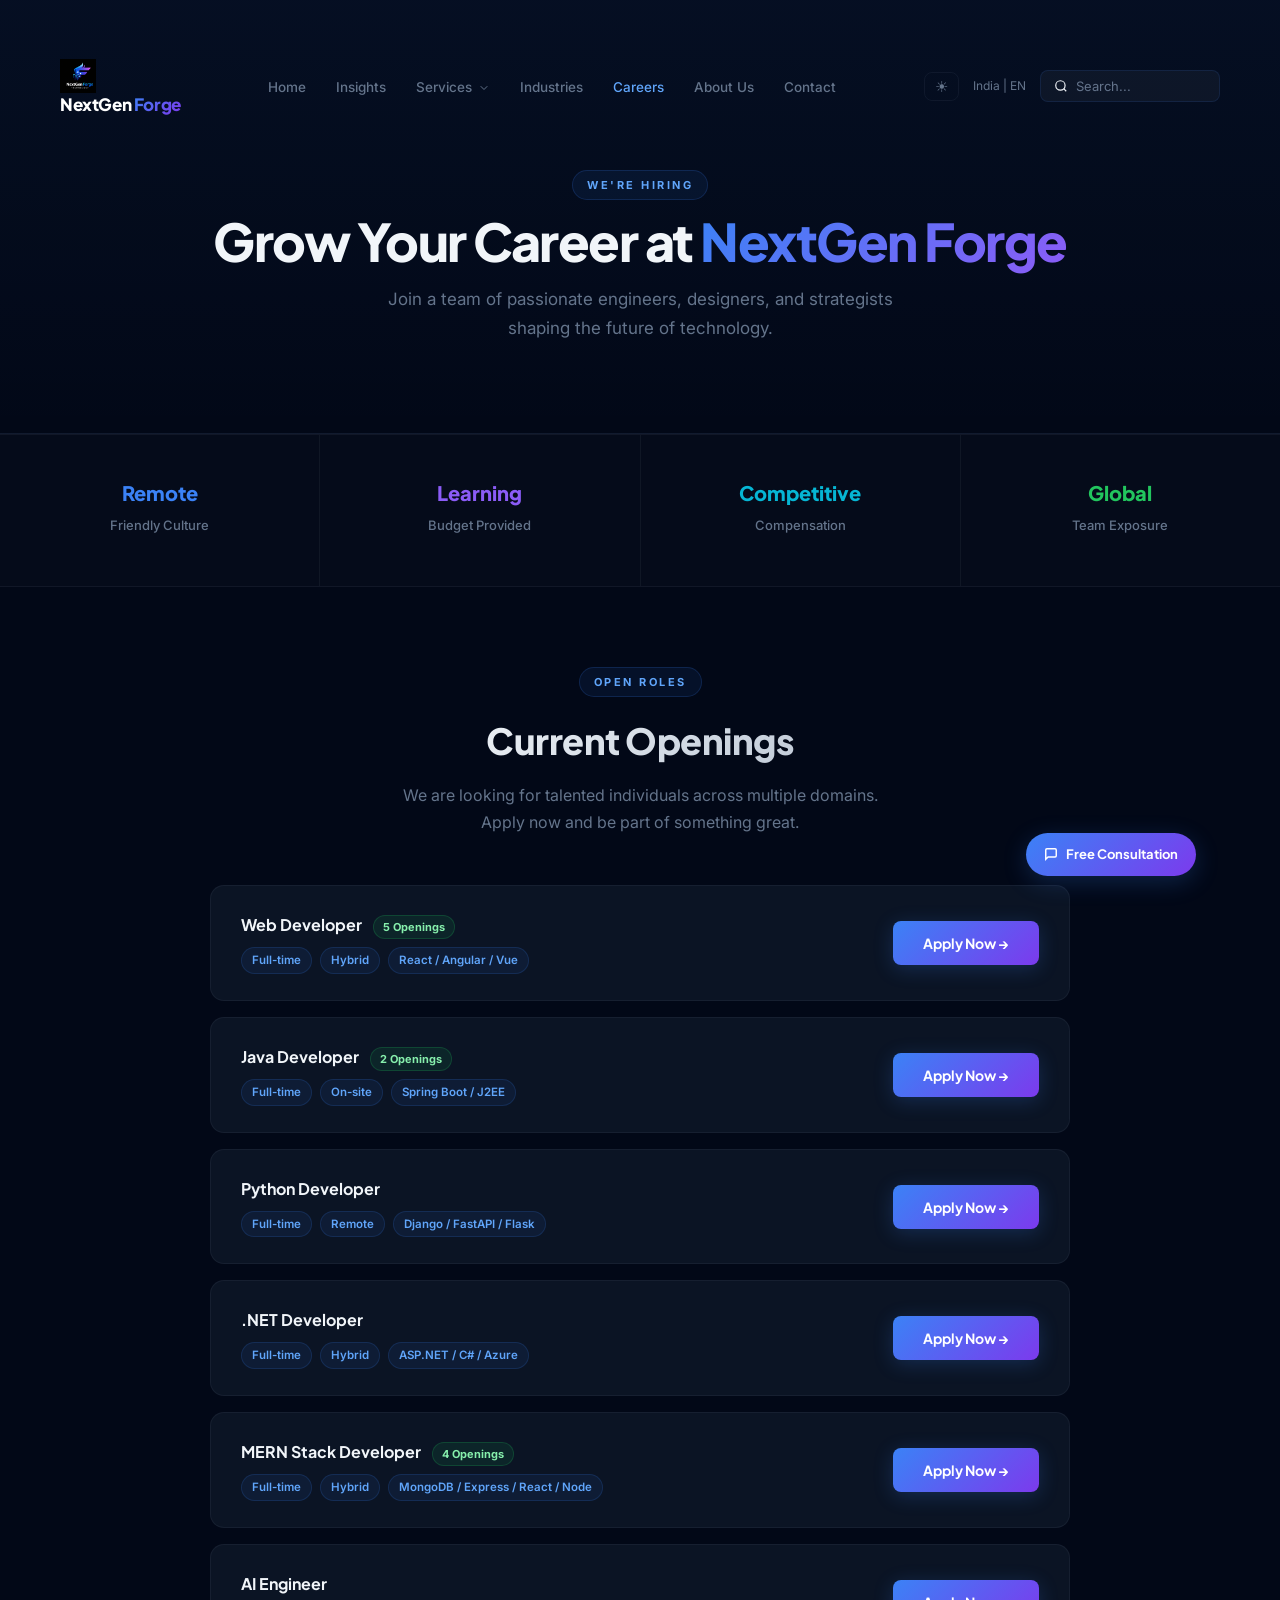
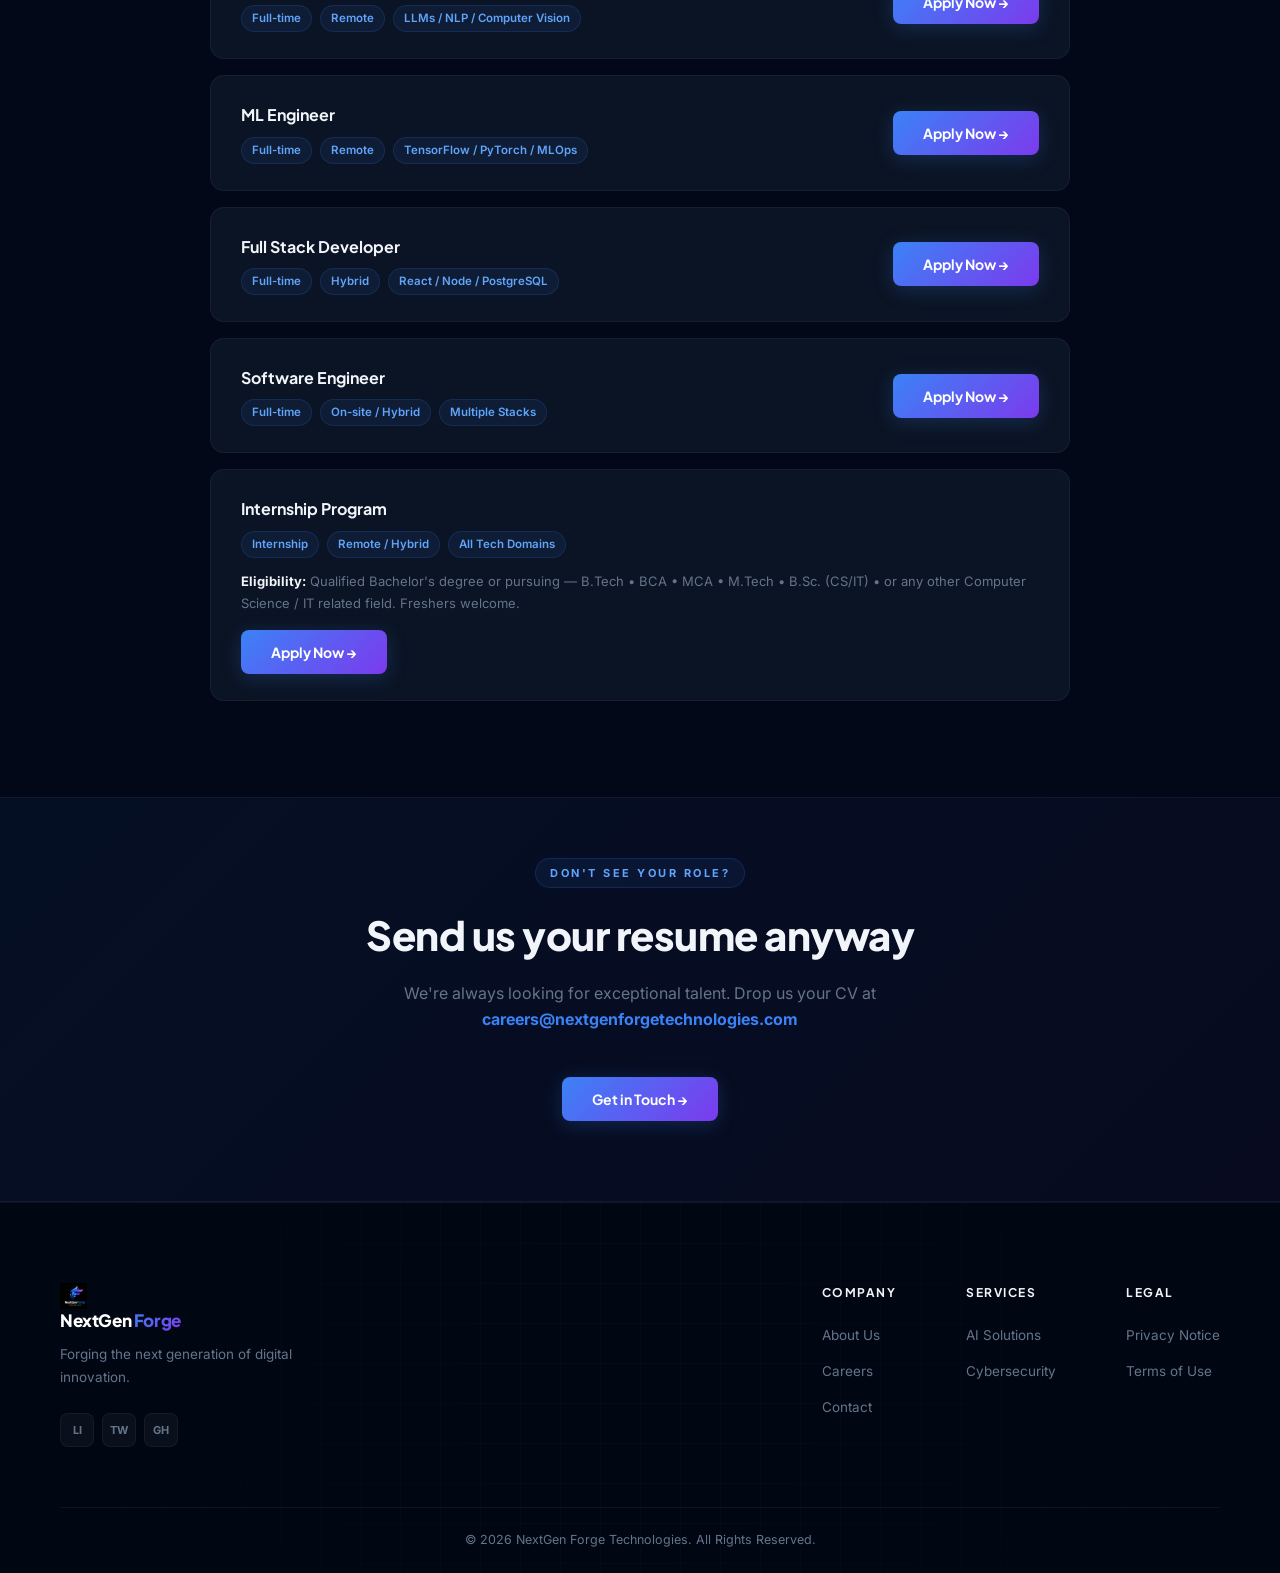
<file: careers.html>
<!DOCTYPE html>

<html lang="en">
<head>
<meta charset="utf-8"/>
<meta content="width=device-width, initial-scale=1.0" name="viewport"/>
<title>Careers | Jobs in AI, Software Engineering &amp; Dev | NextGen Forge Technologies</title>
<meta content="Join NextGen Forge Technologies. Explore open roles in AI, software engineering, design, and more." name="description"/>
<link href="IMG_20260312_210306%20(1).png" rel="icon" type="image/png"/>
<link href="style.min.css" rel="stylesheet"/>
<script defer="" src="script.js"></script>
<meta content="Join our team in Pune. Explore open roles in AI engineering, frontend/backend development, cybersecurity, and internships at a fast-growing tech startup." name="description"/>
<meta content="IT company Pune, software development Maharashtra, AI solutions India, cybersecurity company, web development Pune, NextGen Forge Technologies, Python developer, MERN stack" name="keywords"/>
<link href="https://www.nextgenforgetechnologies.com/careers" rel="canonical"/>
<meta content="website" property="og:type"/>
<meta content="https://www.nextgenforgetechnologies.com/careers" property="og:url"/>
<meta content="Careers | Jobs in AI, Software Engineering &amp; Dev | NextGen Forge Technologies" property="og:title"/>
<meta content="Join our team in Pune. Explore open roles in AI engineering, frontend/backend development, cybersecurity, and internships at a fast-growing tech startup." property="og:description"/>
<meta content="https://www.nextgenforgetechnologies.com/IMG_20260312_210306%20(1).png" property="og:image"/>
<meta content="NextGen Forge Technologies" property="og:site_name"/>
<meta content="summary_large_image" name="twitter:card"/>
<meta content="Careers | Jobs in AI, Software Engineering &amp; Dev | NextGen Forge Technologies" name="twitter:title"/>
<meta content="Join our team in Pune. Explore open roles in AI engineering, frontend/backend development, cybersecurity, and internships at a fast-growing tech startup." name="twitter:description"/>
<meta content="https://www.nextgenforgetechnologies.com/IMG_20260312_210306%20(1).png" name="twitter:image"/>
</head>
<body>
<header class="navbar" id="navbar">
<a class="logo" href="index.html">
<img alt="NextGen Forge Technologies" class="logo-img" src="IMG_20260312_210306%20(1).png"/>
<span class="logo-text">NextGen <span class="logo-accent">Forge</span></span>
</a>
<nav>
<ul>
<li><a href="index.html">Home</a></li>
<li><a href="insights.html">Insights</a></li>
<li class="has-dropdown">
<a href="services.html">Services <svg fill="none" height="12" stroke="currentColor" stroke-linecap="round" stroke-linejoin="round" stroke-width="2" style="vertical-align:middle;margin-left:2px;" viewbox="0 0 24 24" width="12"><polyline points="6 9 12 15 18 9"></polyline></svg></a>
<!-- Mega Menu Dropdown -->
<div class="mega-menu">
<div class="mega-menu-grid">
<a class="mega-item" href="services.html">
<img alt="AI" class="mega-icon" src="service-ai-ml.png" style="padding:0;object-fit:cover"/>
<div class="mega-text">
<span class="mega-title">AI &amp; Machine Learning</span>
<span class="mega-desc">Custom models &amp; predictive analytics.</span>
</div>
</a>
<a class="mega-item" href="services.html">
<img alt="SE" class="mega-icon" src="service-software-eng.png" style="padding:0;object-fit:cover"/>
<div class="mega-text">
<span class="mega-title">Software Engineering</span>
<span class="mega-desc">Scalable enterprise systems.</span>
</div>
</a>
<a class="mega-item" href="services.html">
<img alt="WD" class="mega-icon" src="service-web-dev.png" style="padding:0;object-fit:cover"/>
<div class="mega-text">
<span class="mega-title">Web &amp; App Development</span>
<span class="mega-desc">High-performance platforms.</span>
</div>
</a>
<a class="mega-item" href="services.html">
<img alt="CS" class="mega-icon" src="service-cybersecurity.png" style="padding:0;object-fit:cover"/>
<div class="mega-text">
<span class="mega-title">Cybersecurity</span>
<span class="mega-desc">Zero-trust architecture.</span>
</div>
</a>
<a class="mega-item" href="services.html">
<img alt="CD" class="mega-icon" src="service-cloud-devops.png" style="padding:0;object-fit:cover"/>
<div class="mega-text">
<span class="mega-title">Cloud &amp; DevOps</span>
<span class="mega-desc">Migration &amp; CI/CD automation.</span>
</div>
</a>
<a class="mega-item" href="services.html">
<img alt="DEV" class="mega-icon" src="service-developers.png" style="padding:0;object-fit:cover"/>
<div class="mega-text">
<span class="mega-title">Dedicated Developers</span>
<span class="mega-desc">Hire pre-vetted engineers.</span>
</div>
</a>
</div>
</div>
</li>
<li><a href="industries.html">Industries</a></li>
<li><a class="active" href="careers.html">Careers</a></li>
<li><a href="about.html">About Us</a></li>
<li><a href="contact.html">Contact</a></li>
</ul>
</nav>
<div class="right-menu">
<span>India | EN</span>
<div class="search-bar">
<svg fill="none" height="14" stroke="currentColor" stroke-width="2" viewbox="0 0 24 24" width="14"><circle cx="11" cy="11" r="8"></circle><path d="m21 21-4.35-4.35"></path></svg>
<input id="search-input" placeholder="Search..." type="text"/>
</div>
</div>
</header>
<div class="page-hero reveal">
<div class="section-label">We're Hiring</div>
<h1>Grow Your Career at <span style="background:linear-gradient(135deg,#3b82f6,#8b5cf6);-webkit-background-clip:text;-webkit-text-fill-color:transparent;background-clip:text;">NextGen Forge</span></h1>
<p>Join a team of passionate engineers, designers, and strategists shaping the future of technology.</p>
</div>
<!-- Perks -->
<div class="stats-strip reveal">
<div class="stat-item">
<span class="stat-number" style="-webkit-text-fill-color:#3b82f6;background:none;font-size:20px;font-weight:800;">Remote</span>
<span class="stat-label">Friendly Culture</span>
</div>
<div class="stat-item">
<span class="stat-number" style="-webkit-text-fill-color:#8b5cf6;background:none;font-size:20px;font-weight:800;">Learning</span>
<span class="stat-label">Budget Provided</span>
</div>
<div class="stat-item">
<span class="stat-number" style="-webkit-text-fill-color:#06b6d4;background:none;font-size:20px;font-weight:800;">Competitive</span>
<span class="stat-label">Compensation</span>
</div>
<div class="stat-item">
<span class="stat-number" style="-webkit-text-fill-color:#22c55e;background:none;font-size:20px;font-weight:800;">Global</span>
<span class="stat-label">Team Exposure</span>
</div>
</div>
<!-- Job Listings -->
<section style="padding: 80px 60px; text-align:center;">
<div class="reveal">
<div class="section-label">Open Roles</div>
<h2>Current Openings</h2>
<p style="color:var(--text-muted); max-width:480px; margin:12px auto 0;">We are looking for talented individuals across multiple domains. Apply now and be part of something great.</p>
</div>
<div class="careers-list" style="margin-top:50px; text-align:left;">
<div class="job-card reveal">
<div class="job-info">
<h3>Web Developer <span class="job-openings">5 Openings</span></h3>
<div class="job-meta">
<span class="job-tag">Full-time</span>
<span class="job-tag">Hybrid</span>
<span class="job-tag">React / Angular / Vue</span>
</div>
</div>
<button class="btn-primary" onclick="location.href='application.html'">Apply Now →</button>
</div>
<div class="job-card reveal">
<div class="job-info">
<h3>Java Developer <span class="job-openings">2 Openings</span></h3>
<div class="job-meta">
<span class="job-tag">Full-time</span>
<span class="job-tag">On-site</span>
<span class="job-tag">Spring Boot / J2EE</span>
</div>
</div>
<button class="btn-primary" onclick="location.href='application.html'">Apply Now →</button>
</div>
<div class="job-card reveal">
<div class="job-info">
<h3>Python Developer</h3>
<div class="job-meta">
<span class="job-tag">Full-time</span>
<span class="job-tag">Remote</span>
<span class="job-tag">Django / FastAPI / Flask</span>
</div>
</div>
<button class="btn-primary" onclick="location.href='application.html'">Apply Now →</button>
</div>
<div class="job-card reveal">
<div class="job-info">
<h3>.NET Developer</h3>
<div class="job-meta">
<span class="job-tag">Full-time</span>
<span class="job-tag">Hybrid</span>
<span class="job-tag">ASP.NET / C# / Azure</span>
</div>
</div>
<button class="btn-primary" onclick="location.href='application.html'">Apply Now →</button>
</div>
<div class="job-card reveal">
<div class="job-info">
<h3>MERN Stack Developer <span class="job-openings">4 Openings</span></h3>
<div class="job-meta">
<span class="job-tag">Full-time</span>
<span class="job-tag">Hybrid</span>
<span class="job-tag">MongoDB / Express / React / Node</span>
</div>
</div>
<button class="btn-primary" onclick="location.href='application.html'">Apply Now →</button>
</div>
<div class="job-card reveal">
<div class="job-info">
<h3>AI Engineer</h3>
<div class="job-meta">
<span class="job-tag">Full-time</span>
<span class="job-tag">Remote</span>
<span class="job-tag">LLMs / NLP / Computer Vision</span>
</div>
</div>
<button class="btn-primary" onclick="location.href='application.html'">Apply Now →</button>
</div>
<div class="job-card reveal">
<div class="job-info">
<h3>ML Engineer</h3>
<div class="job-meta">
<span class="job-tag">Full-time</span>
<span class="job-tag">Remote</span>
<span class="job-tag">TensorFlow / PyTorch / MLOps</span>
</div>
</div>
<button class="btn-primary" onclick="location.href='application.html'">Apply Now →</button>
</div>
<div class="job-card reveal">
<div class="job-info">
<h3>Full Stack Developer</h3>
<div class="job-meta">
<span class="job-tag">Full-time</span>
<span class="job-tag">Hybrid</span>
<span class="job-tag">React / Node / PostgreSQL</span>
</div>
</div>
<button class="btn-primary" onclick="location.href='application.html'">Apply Now →</button>
</div>
<div class="job-card reveal">
<div class="job-info">
<h3>Software Engineer</h3>
<div class="job-meta">
<span class="job-tag">Full-time</span>
<span class="job-tag">On-site / Hybrid</span>
<span class="job-tag">Multiple Stacks</span>
</div>
</div>
<button class="btn-primary" onclick="location.href='application.html'">Apply Now →</button>
</div>
<!-- INTERN CARD -->
<div class="job-card reveal" style="flex-direction:column; align-items:flex-start; gap:16px;">
<div class="job-info" style="width:100%;">
<h3>Internship Program</h3>
<div class="job-meta" style="flex-wrap:wrap;">
<span class="job-tag">Internship</span>
<span class="job-tag">Remote / Hybrid</span>
<span class="job-tag">All Tech Domains</span>
</div>
<p style="font-size:13px; color:var(--text-muted); margin-top:12px; line-height:1.7;">
<strong style="color:var(--text-primary);">Eligibility:</strong>
          Qualified Bachelor's degree or pursuing —
          B.Tech • BCA • MCA • M.Tech • B.Sc. (CS/IT) • or any other Computer Science / IT related field.
          Freshers welcome.
        </p>
</div>
<button class="btn-primary" onclick="location.href='application.html?type=internship'">Apply Now →</button>
</div>
</div>
</section>
<section class="careers reveal" style="margin-top:0; padding-top:60px; padding-bottom:80px;">
<div class="section-label">Don't see your role?</div>
<h2>Send us your resume anyway</h2>
<p>We're always looking for exceptional talent. Drop us your CV at <strong style="color:var(--accent);">careers@nextgenforgetechnologies.com</strong></p>
<button class="btn-primary" onclick="location.href='application.html'" style="margin-top:8px;">Get in Touch →</button>
</section>
<footer>
<div class="footer-container">
<div class="footer-left">
<a class="logo" href="index.html" style="margin-bottom:14px;">
<img alt="NextGen Forge" class="logo-img footer-logo-img" src="IMG_20260312_210306%20(1).png"/>
<span class="logo-text">NextGen <span class="logo-accent">Forge</span></span>
</a>
<p>Forging the next generation of digital innovation.</p>
<div class="footer-socials">
<a class="social-btn" href="#" style="font-size:11px;font-weight:700;">LI</a>
<a class="social-btn" href="#" style="font-size:11px;font-weight:700;">TW</a>
<a class="social-btn" href="#" style="font-size:11px;font-weight:700;">GH</a>
</div>
</div>
<div class="footer-links">
<div><h4>Company</h4><ul><li><a href="about.html">About Us</a></li><li><a href="careers.html">Careers</a></li><li><a href="contact.html">Contact</a></li></ul></div>
<div><h4>Services</h4><ul><li><a href="services.html">AI Solutions</a></li><li><a href="services.html">Cybersecurity</a></li></ul></div>
<div><h4>Legal</h4><ul><li><a href="privacy-policy.html">Privacy Notice</a></li><li><a href="terms.html">Terms of Use</a></li></ul></div>
</div>
</div>
<div class="footer-bottom">© 2026 NextGen Forge Technologies. All Rights Reserved.</div>
</footer>
</body>
</html>
</file>
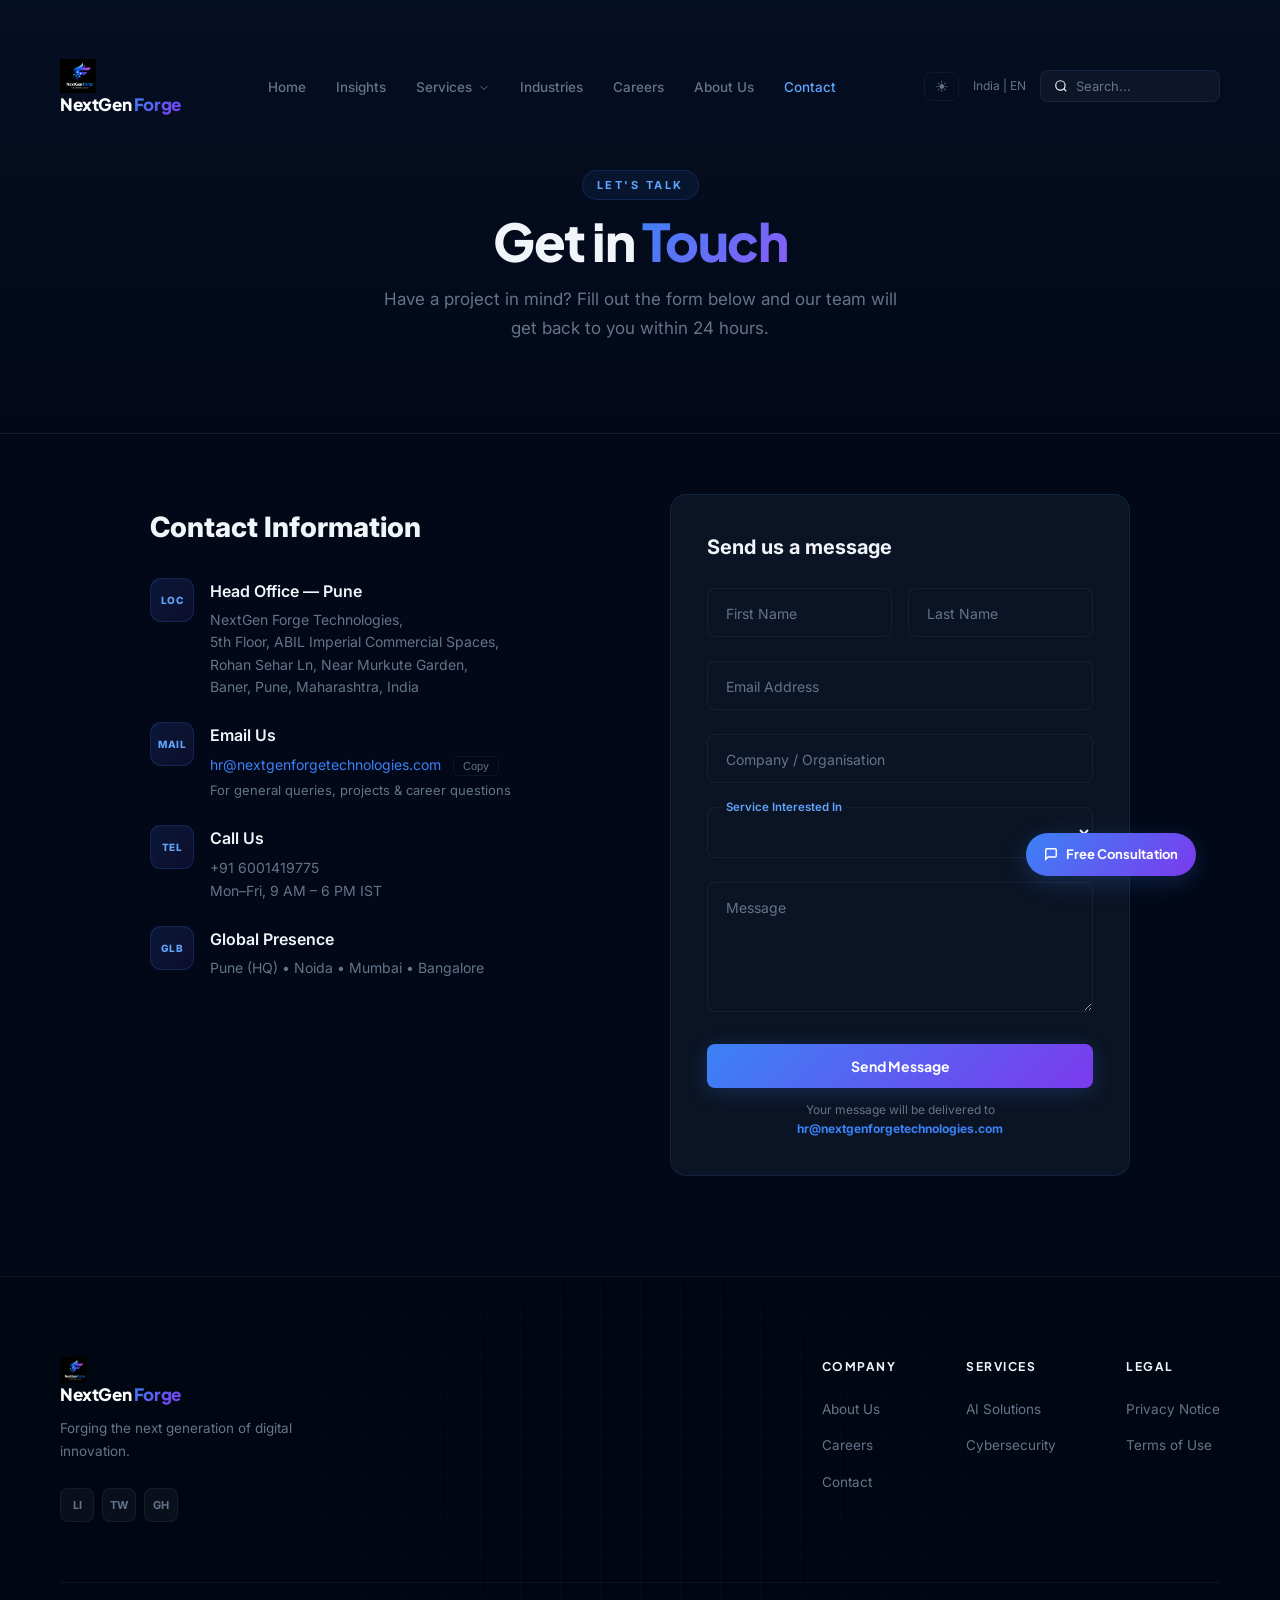
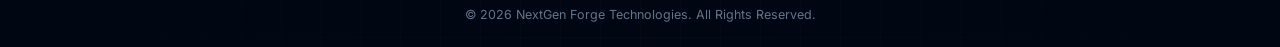
<file: contact.html>
<!DOCTYPE html>

<html lang="en">
<head>
<meta charset="utf-8"/>
<meta content="width=device-width, initial-scale=1.0" name="viewport"/>
<title>Contact Us | Start Your Project with NextGen Forge Technologies</title>
<meta content="Get in touch with NextGen Forge Technologies. We'd love to hear about your project." name="description"/>
<link href="IMG_20260312_210306%20(1).png" rel="icon" type="image/png"/>
<link href="style.min.css" rel="stylesheet"/>
<script defer="" src="script.js"></script>
<meta content="Get in touch with our team in Pune. We are ready to help you with digital transformation, AI integration, and enterprise software engineering." name="description"/>
<meta content="IT company Pune, software development Maharashtra, AI solutions India, cybersecurity company, web development Pune, NextGen Forge Technologies, Python developer, MERN stack" name="keywords"/>
<link href="https://www.nextgenforgetechnologies.com/contact" rel="canonical"/>
<meta content="website" property="og:type"/>
<meta content="https://www.nextgenforgetechnologies.com/contact" property="og:url"/>
<meta content="Contact Us | Start Your Project with NextGen Forge Technologies" property="og:title"/>
<meta content="Get in touch with our team in Pune. We are ready to help you with digital transformation, AI integration, and enterprise software engineering." property="og:description"/>
<meta content="https://www.nextgenforgetechnologies.com/IMG_20260312_210306%20(1).png" property="og:image"/>
<meta content="NextGen Forge Technologies" property="og:site_name"/>
<meta content="summary_large_image" name="twitter:card"/>
<meta content="Contact Us | Start Your Project with NextGen Forge Technologies" name="twitter:title"/>
<meta content="Get in touch with our team in Pune. We are ready to help you with digital transformation, AI integration, and enterprise software engineering." name="twitter:description"/>
<meta content="https://www.nextgenforgetechnologies.com/IMG_20260312_210306%20(1).png" name="twitter:image"/>
</head>
<body>
<header class="navbar" id="navbar">
<a class="logo" href="index.html">
<img alt="NextGen Forge Technologies" class="logo-img" src="IMG_20260312_210306%20(1).png"/>
<span class="logo-text">NextGen <span class="logo-accent">Forge</span></span>
</a>
<nav>
<ul>
<li><a href="index.html">Home</a></li>
<li><a href="insights.html">Insights</a></li>
<li class="has-dropdown">
<a href="services.html">Services <svg fill="none" height="12" stroke="currentColor" stroke-linecap="round" stroke-linejoin="round" stroke-width="2" style="vertical-align:middle;margin-left:2px;" viewbox="0 0 24 24" width="12"><polyline points="6 9 12 15 18 9"></polyline></svg></a>
<!-- Mega Menu Dropdown -->
<div class="mega-menu">
<div class="mega-menu-grid">
<a class="mega-item" href="services.html">
<img alt="AI" class="mega-icon" src="service-ai-ml.png" style="padding:0;object-fit:cover"/>
<div class="mega-text">
<span class="mega-title">AI &amp; Machine Learning</span>
<span class="mega-desc">Custom models &amp; predictive analytics.</span>
</div>
</a>
<a class="mega-item" href="services.html">
<img alt="SE" class="mega-icon" src="service-software-eng.png" style="padding:0;object-fit:cover"/>
<div class="mega-text">
<span class="mega-title">Software Engineering</span>
<span class="mega-desc">Scalable enterprise systems.</span>
</div>
</a>
<a class="mega-item" href="services.html">
<img alt="WD" class="mega-icon" src="service-web-dev.png" style="padding:0;object-fit:cover"/>
<div class="mega-text">
<span class="mega-title">Web &amp; App Development</span>
<span class="mega-desc">High-performance platforms.</span>
</div>
</a>
<a class="mega-item" href="services.html">
<img alt="CS" class="mega-icon" src="service-cybersecurity.png" style="padding:0;object-fit:cover"/>
<div class="mega-text">
<span class="mega-title">Cybersecurity</span>
<span class="mega-desc">Zero-trust architecture.</span>
</div>
</a>
<a class="mega-item" href="services.html">
<img alt="CD" class="mega-icon" src="service-cloud-devops.png" style="padding:0;object-fit:cover"/>
<div class="mega-text">
<span class="mega-title">Cloud &amp; DevOps</span>
<span class="mega-desc">Migration &amp; CI/CD automation.</span>
</div>
</a>
<a class="mega-item" href="services.html">
<img alt="DEV" class="mega-icon" src="service-developers.png" style="padding:0;object-fit:cover"/>
<div class="mega-text">
<span class="mega-title">Dedicated Developers</span>
<span class="mega-desc">Hire pre-vetted engineers.</span>
</div>
</a>
</div>
</div>
</li>
<li><a href="industries.html">Industries</a></li>
<li><a href="careers.html">Careers</a></li>
<li><a href="about.html">About Us</a></li>
<li><a class="active" href="contact.html">Contact</a></li>
</ul>
</nav>
<div class="right-menu">
<span>India | EN</span>
<div class="search-bar">
<svg fill="none" height="14" stroke="currentColor" stroke-width="2" viewbox="0 0 24 24" width="14"><circle cx="11" cy="11" r="8"></circle><path d="m21 21-4.35-4.35"></path></svg>
<input id="search-input" placeholder="Search..." type="text"/>
</div>
</div>
</header>
<div class="page-hero reveal">
<div class="section-label">Let's Talk</div>
<h1>Get in <span style="background:linear-gradient(135deg,#3b82f6,#8b5cf6);-webkit-background-clip:text;-webkit-text-fill-color:transparent;background-clip:text;">Touch</span></h1>
<p>Have a project in mind? Fill out the form below and our team will get back to you within 24 hours.</p>
</div>
<div style="display:grid; grid-template-columns:1fr 1fr; gap:60px; padding:60px 60px 100px; max-width:1100px; margin:0 auto;">
<!-- Contact Info -->
<div class="reveal" style="padding-top: 10px;">
<h2 style="font-size:28px; font-weight:800; margin-bottom:28px;">Contact Information</h2>
<div style="display:flex; flex-direction:column; gap:24px;">
<div style="display:flex; gap:16px; align-items:flex-start;">
<div class="service-icon" style="flex-shrink:0; width:44px; height:44px;">LOC</div>
<div>
<p style="font-weight:600; color:var(--text-primary); margin-bottom:4px;">Head Office — Pune</p>
<p style="color:var(--text-muted); font-size:14px; line-height:1.6;">NextGen Forge Technologies,<br/>5th Floor, ABIL Imperial Commercial Spaces,<br/>Rohan Sehar Ln, Near Murkute Garden,<br/>Baner, Pune, Maharashtra, India</p>
</div>
</div>
<div style="display:flex; gap:16px; align-items:flex-start;">
<div class="service-icon" style="flex-shrink:0; width:44px; height:44px;">MAIL</div>
<div>
<p style="font-weight:600; color:var(--text-primary); margin-bottom:4px;">Email Us</p>
<p style="color:var(--text-muted); font-size:14px;">
<a href="mailto:hr@nextgenforgetechnologies.com" style="color:var(--accent); text-decoration:none;">hr@nextgenforgetechnologies.com</a>
<button onclick="copyEmail('hr@nextgenforgetechnologies.com')" onmouseout="this.style.borderColor='var(--border-card)'" onmouseover="this.style.borderColor='var(--accent)'" style="background:none;border:1px solid var(--border-card);border-radius:6px;padding:3px 9px;color:var(--text-muted);font-size:11px;cursor:pointer;margin-left:8px;transition:var(--transition);" title="Copy email">Copy</button>
</p>
<p style="color:var(--text-muted); font-size:13px; margin-top:4px;">For general queries, projects &amp; career questions</p>
</div>
</div>
<div style="display:flex; gap:16px; align-items:flex-start;">
<div class="service-icon" style="flex-shrink:0; width:44px; height:44px;">TEL</div>
<div>
<p style="font-weight:600; color:var(--text-primary); margin-bottom:4px;">Call Us</p>
<p style="color:var(--text-muted); font-size:14px;">+91 6001419775</p>
<p style="color:var(--text-muted); font-size:14px;">Mon–Fri, 9 AM – 6 PM IST</p>
</div>
</div>
<div style="display:flex; gap:16px; align-items:flex-start;">
<div class="service-icon" style="flex-shrink:0; width:44px; height:44px;">GLB</div>
<div>
<p style="font-weight:600; color:var(--text-primary); margin-bottom:4px;">Global Presence</p>
<p style="color:var(--text-muted); font-size:14px;">Pune (HQ) • Noida • Mumbai • Bangalore</p>
</div>
</div>
</div>
</div>
<!-- Contact Form -->
<div class="reveal">
<form action="https://formsubmit.co/hr@nextgenforgetechnologies.com" id="contact-form" method="POST" style="background:var(--bg-card); border:1px solid var(--border); border-radius:16px; padding:36px;">
<!-- FormSubmit config -->
<input name="_subject" type="hidden" value="New Contact Form Submission — NextGen Forge"/>
<input name="_captcha" type="hidden" value="false"/>
<input name="_template" type="hidden" value="table"/>
<h3 style="font-size:20px; font-weight:700; margin-bottom:24px;">Send us a message</h3>
<div style="display:grid; grid-template-columns:1fr 1fr; gap:16px;">
<div class="form-group">
<input name="first_name" placeholder="Arjun" required="" type="text"/>
<label>First Name</label>
</div>
<div class="form-group">
<input name="last_name" placeholder="Mehta" required="" type="text"/>
<label>Last Name</label>
</div>
</div>
<div class="form-group">
<input name="email" placeholder="arjun@company.com" required="" type="email"/>
<label>Email Address</label>
</div>
<div class="form-group">
<input name="company" placeholder="Your Company Name" type="text"/>
<label>Company / Organisation</label>
</div>
<div class="form-group">
<select name="service" required="">
<option disabled="" selected="" value=""></option>
<option>AI &amp; Machine Learning</option>
<option>Software Engineering</option>
<option>Web Development</option>
<option>Cybersecurity</option>
<option>Cloud &amp; DevOps</option>
<option>IT Consulting</option>
<option>Dedicated Developers</option>
<option>Other</option>
</select>
<label>Service Interested In</label>
</div>
<div class="form-group">
<textarea name="message" placeholder="Tell us about your project or query..." required=""></textarea>
<label>Message</label>
</div>
<button class="btn-primary" style="width:100%; text-align:center;" type="submit">Send Message</button>
<p style="font-size:12px; color:var(--text-muted); text-align:center; margin-top:12px;">
        Your message will be delivered to <strong style="color:var(--accent);">hr@nextgenforgetechnologies.com</strong>
</p>
</form>
</div>
</div>
<footer>
<div class="footer-container">
<div class="footer-left">
<a class="logo" href="index.html" style="margin-bottom:14px;">
<img alt="NextGen Forge" class="logo-img footer-logo-img" src="IMG_20260312_210306%20(1).png"/>
<span class="logo-text">NextGen <span class="logo-accent">Forge</span></span>
</a>
<p>Forging the next generation of digital innovation.</p>
<div class="footer-socials">
<a class="social-btn" href="#" style="font-size:11px;font-weight:700;">LI</a>
<a class="social-btn" href="#" style="font-size:11px;font-weight:700;">TW</a>
<a class="social-btn" href="#" style="font-size:11px;font-weight:700;">GH</a>
</div>
</div>
<div class="footer-links">
<div><h4>Company</h4><ul><li><a href="about.html">About Us</a></li><li><a href="careers.html">Careers</a></li><li><a href="contact.html">Contact</a></li></ul></div>
<div><h4>Services</h4><ul><li><a href="services.html">AI Solutions</a></li><li><a href="services.html">Cybersecurity</a></li></ul></div>
<div><h4>Legal</h4><ul><li><a href="privacy-policy.html">Privacy Notice</a></li><li><a href="terms.html">Terms of Use</a></li></ul></div>
</div>
</div>
<div class="footer-bottom">© 2026 NextGen Forge Technologies. All Rights Reserved.</div>
</footer>
</body>
</html>
</file>
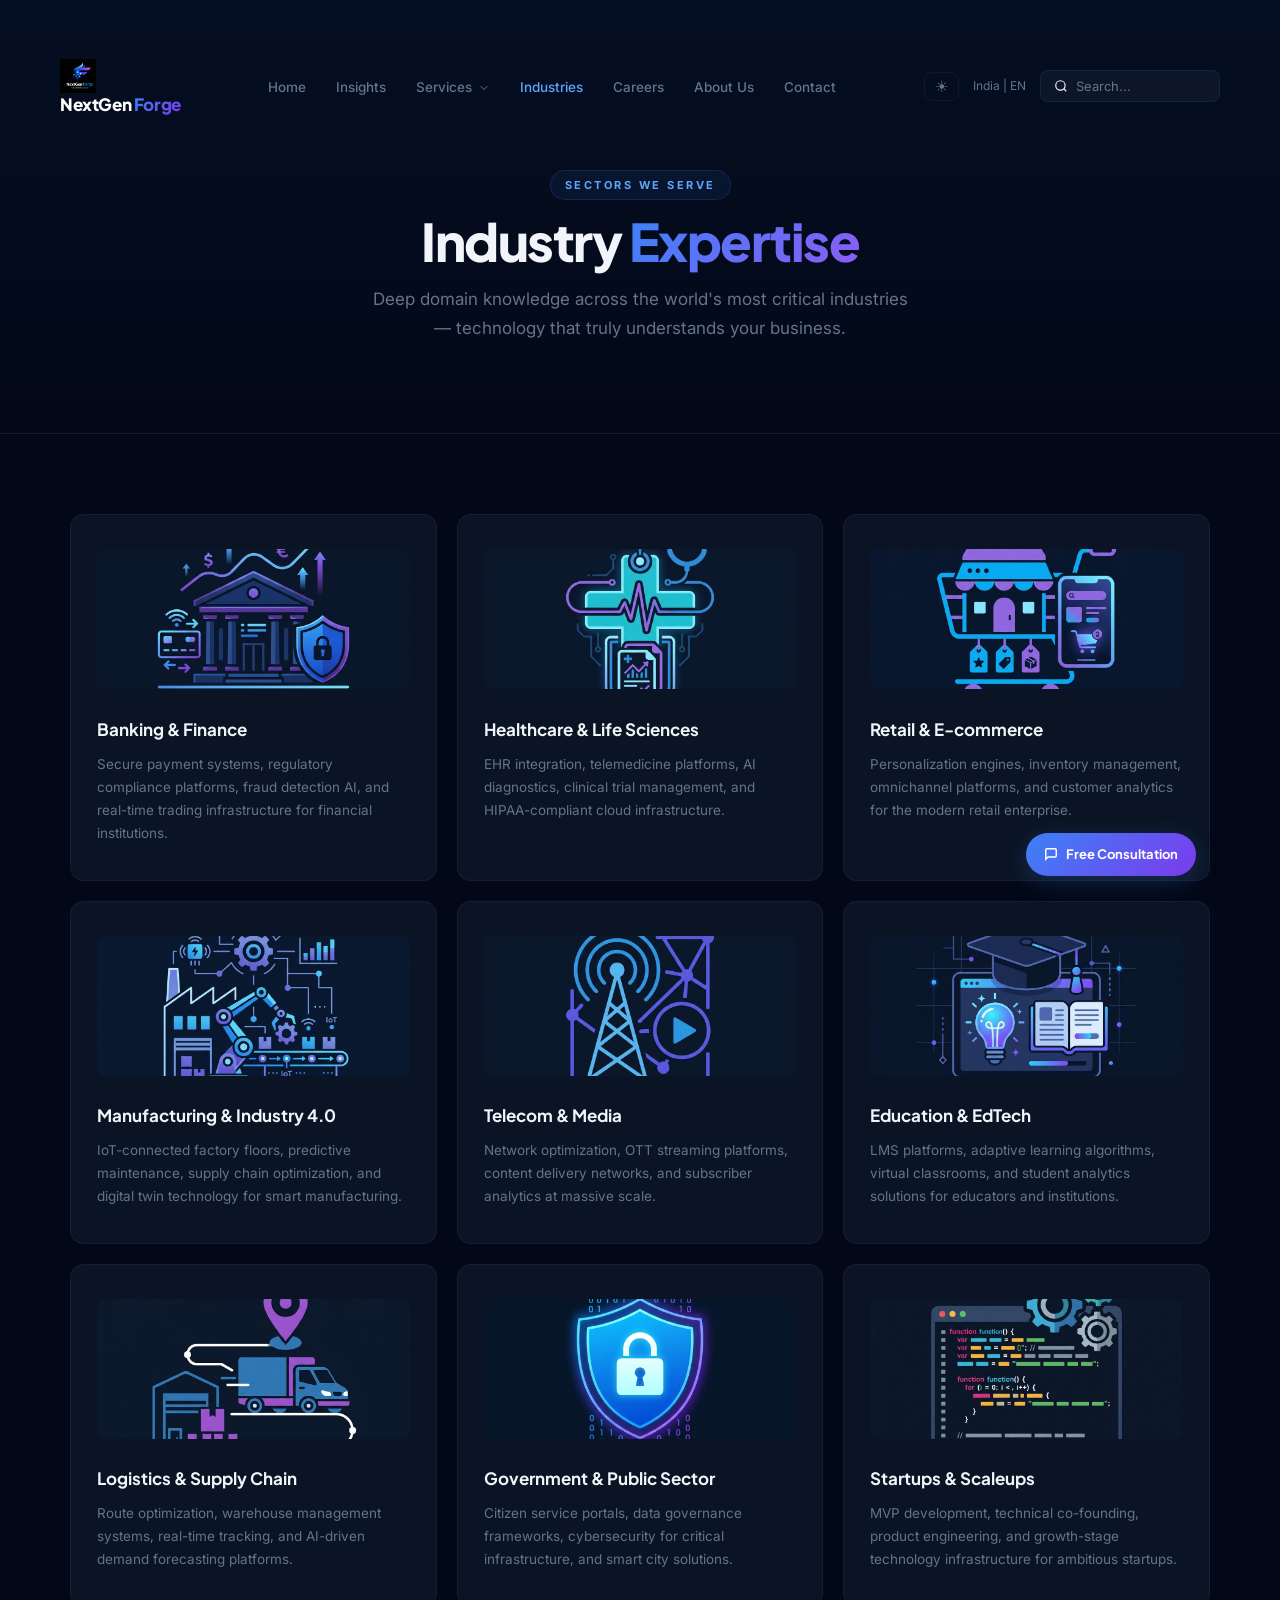
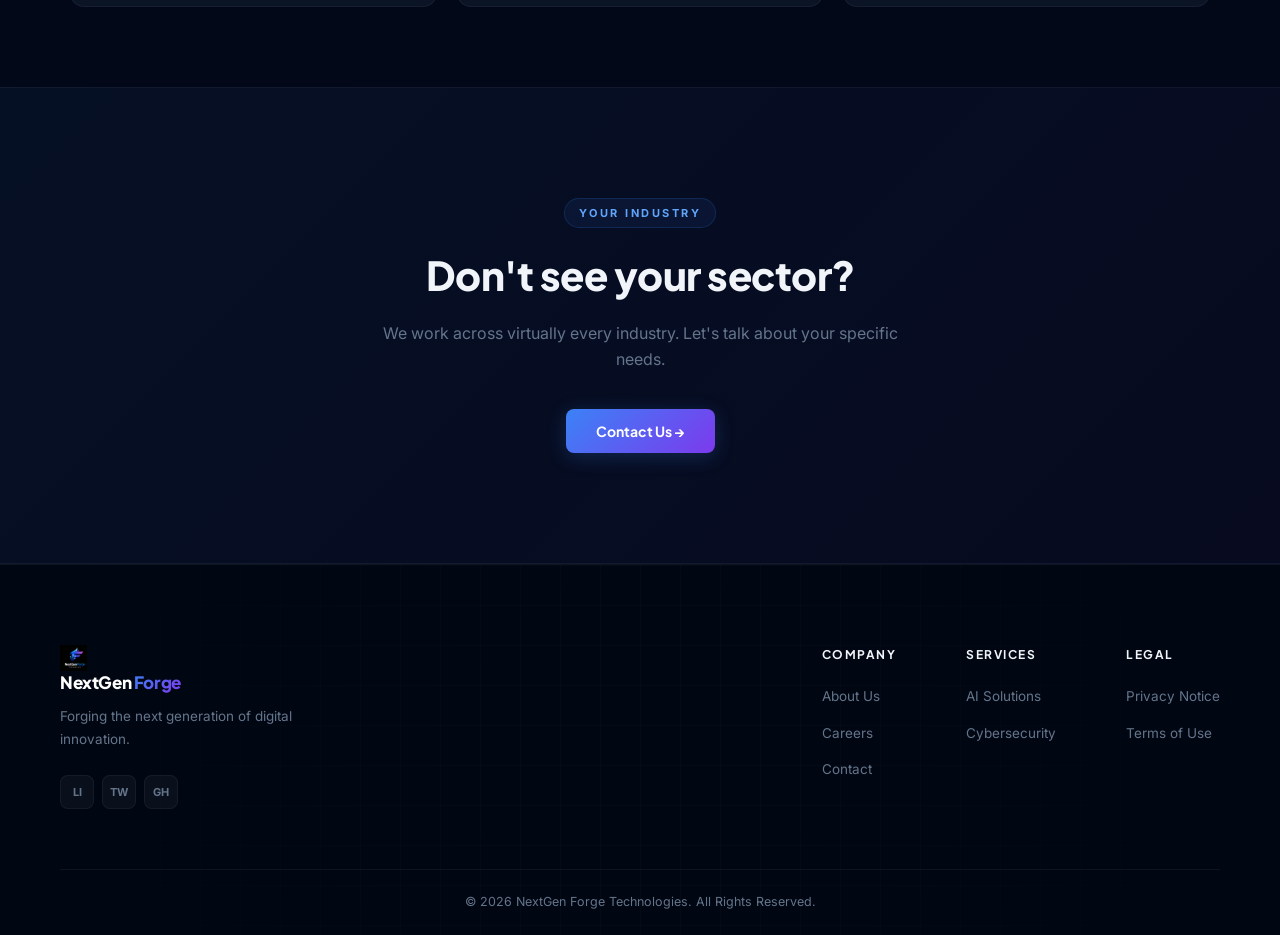
<file: industries.html>
<!DOCTYPE html>

<html lang="en">
<head>
<meta charset="utf-8"/>
<meta content="width=device-width, initial-scale=1.0" name="viewport"/>
<title>Industries We Serve | Retail, BFSI, Healthcare &amp; More | NextGen Forge Technologies</title>
<meta content="NextGen Forge serves clients across healthcare, finance, retail, manufacturing, and more with tailored technology solutions." name="description"/>
<link href="IMG_20260312_210306%20(1).png" rel="icon" type="image/png"/>
<link href="style.min.css" rel="stylesheet"/>
<script defer="" src="script.js"></script>
<meta content="NextGen Forge Technologies serves clients across retail, finance, healthcare, manufacturing, and logistics with tailored AI and software solutions." name="description"/>
<meta content="IT company Pune, software development Maharashtra, AI solutions India, cybersecurity company, web development Pune, NextGen Forge Technologies, Python developer, MERN stack" name="keywords"/>
<link href="https://www.nextgenforgetechnologies.com/industries" rel="canonical"/>
<meta content="website" property="og:type"/>
<meta content="https://www.nextgenforgetechnologies.com/industries" property="og:url"/>
<meta content="Industries We Serve | Retail, BFSI, Healthcare &amp; More | NextGen Forge Technologies" property="og:title"/>
<meta content="NextGen Forge Technologies serves clients across retail, finance, healthcare, manufacturing, and logistics with tailored AI and software solutions." property="og:description"/>
<meta content="https://www.nextgenforgetechnologies.com/IMG_20260312_210306%20(1).png" property="og:image"/>
<meta content="NextGen Forge Technologies" property="og:site_name"/>
<meta content="summary_large_image" name="twitter:card"/>
<meta content="Industries We Serve | Retail, BFSI, Healthcare &amp; More | NextGen Forge Technologies" name="twitter:title"/>
<meta content="NextGen Forge Technologies serves clients across retail, finance, healthcare, manufacturing, and logistics with tailored AI and software solutions." name="twitter:description"/>
<meta content="https://www.nextgenforgetechnologies.com/IMG_20260312_210306%20(1).png" name="twitter:image"/>
</head>
<body>
<header class="navbar" id="navbar">
<a class="logo" href="index.html">
<img alt="NextGen Forge Technologies" class="logo-img" src="IMG_20260312_210306%20(1).png"/>
<span class="logo-text">NextGen <span class="logo-accent">Forge</span></span>
</a>
<nav>
<ul>
<li><a href="index.html">Home</a></li>
<li><a href="insights.html">Insights</a></li>
<li class="has-dropdown">
<a href="services.html">Services <svg fill="none" height="12" stroke="currentColor" stroke-linecap="round" stroke-linejoin="round" stroke-width="2" style="vertical-align:middle;margin-left:2px;" viewbox="0 0 24 24" width="12"><polyline points="6 9 12 15 18 9"></polyline></svg></a>
<!-- Mega Menu Dropdown -->
<div class="mega-menu">
<div class="mega-menu-grid">
<a class="mega-item" href="services.html">
<img alt="AI" class="mega-icon" src="service-ai-ml.png" style="padding:0;object-fit:cover"/>
<div class="mega-text">
<span class="mega-title">AI &amp; Machine Learning</span>
<span class="mega-desc">Custom models &amp; predictive analytics.</span>
</div>
</a>
<a class="mega-item" href="services.html">
<img alt="SE" class="mega-icon" src="service-software-eng.png" style="padding:0;object-fit:cover"/>
<div class="mega-text">
<span class="mega-title">Software Engineering</span>
<span class="mega-desc">Scalable enterprise systems.</span>
</div>
</a>
<a class="mega-item" href="services.html">
<img alt="WD" class="mega-icon" src="service-web-dev.png" style="padding:0;object-fit:cover"/>
<div class="mega-text">
<span class="mega-title">Web &amp; App Development</span>
<span class="mega-desc">High-performance platforms.</span>
</div>
</a>
<a class="mega-item" href="services.html">
<img alt="CS" class="mega-icon" src="service-cybersecurity.png" style="padding:0;object-fit:cover"/>
<div class="mega-text">
<span class="mega-title">Cybersecurity</span>
<span class="mega-desc">Zero-trust architecture.</span>
</div>
</a>
<a class="mega-item" href="services.html">
<img alt="CD" class="mega-icon" src="service-cloud-devops.png" style="padding:0;object-fit:cover"/>
<div class="mega-text">
<span class="mega-title">Cloud &amp; DevOps</span>
<span class="mega-desc">Migration &amp; CI/CD automation.</span>
</div>
</a>
<a class="mega-item" href="services.html">
<img alt="DEV" class="mega-icon" src="service-developers.png" style="padding:0;object-fit:cover"/>
<div class="mega-text">
<span class="mega-title">Dedicated Developers</span>
<span class="mega-desc">Hire pre-vetted engineers.</span>
</div>
</a>
</div>
</div>
</li>
<li><a class="active" href="industries.html">Industries</a></li>
<li><a href="careers.html">Careers</a></li>
<li><a href="about.html">About Us</a></li>
<li><a href="contact.html">Contact</a></li>
</ul>
</nav>
<div class="right-menu">
<span>India | EN</span>
<div class="search-bar">
<svg fill="none" height="14" stroke="currentColor" stroke-width="2" viewbox="0 0 24 24" width="14"><circle cx="11" cy="11" r="8"></circle><path d="m21 21-4.35-4.35"></path></svg>
<input id="search-input" placeholder="Search..." type="text"/>
</div>
</div>
</header>
<div class="page-hero reveal">
<div class="section-label">Sectors We Serve</div>
<h1>Industry <span style="background:linear-gradient(135deg,#3b82f6,#8b5cf6);-webkit-background-clip:text;-webkit-text-fill-color:transparent;background-clip:text;">Expertise</span></h1>
<p>Deep domain knowledge across the world's most critical industries — technology that truly understands your business.</p>
</div>
<div class="industries-grid">
<div class="industry-card reveal">
<img alt="Banking &amp; Finance" src="industry-banking.png" style="width:100%;height:140px;object-fit:cover;border-radius:var(--radius-sm);margin-bottom:18px;"/>
<h3>Banking &amp; Finance</h3>
<p>Secure payment systems, regulatory compliance platforms, fraud detection AI, and real-time trading infrastructure for financial institutions.</p>
</div>
<div class="industry-card reveal">
<img alt="Healthcare &amp; Life Sciences" src="industry-healthcare.png" style="width:100%;height:140px;object-fit:cover;border-radius:var(--radius-sm);margin-bottom:18px;"/>
<h3>Healthcare &amp; Life Sciences</h3>
<p>EHR integration, telemedicine platforms, AI diagnostics, clinical trial management, and HIPAA-compliant cloud infrastructure.</p>
</div>
<div class="industry-card reveal">
<img alt="Retail &amp; E-commerce" src="industry-retail.png" style="width:100%;height:140px;object-fit:cover;border-radius:var(--radius-sm);margin-bottom:18px;"/>
<h3>Retail &amp; E-commerce</h3>
<p>Personalization engines, inventory management, omnichannel platforms, and customer analytics for the modern retail enterprise.</p>
</div>
<div class="industry-card reveal">
<img alt="Manufacturing &amp; Industry 4.0" src="industry-manufacturing.png" style="width:100%;height:140px;object-fit:cover;border-radius:var(--radius-sm);margin-bottom:18px;"/>
<h3>Manufacturing &amp; Industry 4.0</h3>
<p>IoT-connected factory floors, predictive maintenance, supply chain optimization, and digital twin technology for smart manufacturing.</p>
</div>
<div class="industry-card reveal">
<img alt="Telecom &amp; Media" src="industry-telecom.png" style="width:100%;height:140px;object-fit:cover;border-radius:var(--radius-sm);margin-bottom:18px;"/>
<h3>Telecom &amp; Media</h3>
<p>Network optimization, OTT streaming platforms, content delivery networks, and subscriber analytics at massive scale.</p>
</div>
<div class="industry-card reveal">
<img alt="Education &amp; EdTech" src="industry-education.png" style="width:100%;height:140px;object-fit:cover;border-radius:var(--radius-sm);margin-bottom:18px;"/>
<h3>Education &amp; EdTech</h3>
<p>LMS platforms, adaptive learning algorithms, virtual classrooms, and student analytics solutions for educators and institutions.</p>
</div>
<div class="industry-card reveal">
<img alt="Logistics &amp; Supply Chain" src="industry-logistics.png" style="width:100%;height:140px;object-fit:cover;border-radius:var(--radius-sm);margin-bottom:18px;"/>
<h3>Logistics &amp; Supply Chain</h3>
<p>Route optimization, warehouse management systems, real-time tracking, and AI-driven demand forecasting platforms.</p>
</div>
<div class="industry-card reveal">
<img alt="Government &amp; Public Sector" src="service-cybersecurity.png" style="width:100%;height:140px;object-fit:cover;border-radius:var(--radius-sm);margin-bottom:18px;"/>
<h3>Government &amp; Public Sector</h3>
<p>Citizen service portals, data governance frameworks, cybersecurity for critical infrastructure, and smart city solutions.</p>
</div>
<div class="industry-card reveal">
<img alt="Startups &amp; Scaleups" src="service-software-eng.png" style="width:100%;height:140px;object-fit:cover;border-radius:var(--radius-sm);margin-bottom:18px;"/>
<h3>Startups &amp; Scaleups</h3>
<p>MVP development, technical co-founding, product engineering, and growth-stage technology infrastructure for ambitious startups.</p>
</div>
</div>
<section class="careers reveal" style="margin-top:0;">
<div class="section-label">Your Industry</div>
<h2>Don't see your sector?</h2>
<p>We work across virtually every industry. Let's talk about your specific needs.</p>
<button class="btn-primary" onclick="location.href='contact.html'">Contact Us →</button>
</section>
<footer>
<div class="footer-container">
<div class="footer-left">
<a class="logo" href="index.html" style="margin-bottom:14px;">
<img alt="NextGen Forge" class="logo-img footer-logo-img" src="IMG_20260312_210306%20(1).png"/>
<span class="logo-text">NextGen <span class="logo-accent">Forge</span></span>
</a>
<p>Forging the next generation of digital innovation.</p>
<div class="footer-socials">
<a class="social-btn" href="#" style="font-size:11px;font-weight:700;">LI</a>
<a class="social-btn" href="#" style="font-size:11px;font-weight:700;">TW</a>
<a class="social-btn" href="#" style="font-size:11px;font-weight:700;">GH</a>
</div>
</div>
<div class="footer-links">
<div><h4>Company</h4><ul><li><a href="about.html">About Us</a></li><li><a href="careers.html">Careers</a></li><li><a href="contact.html">Contact</a></li></ul></div>
<div><h4>Services</h4><ul><li><a href="services.html">AI Solutions</a></li><li><a href="services.html">Cybersecurity</a></li></ul></div>
<div><h4>Legal</h4><ul><li><a href="privacy-policy.html">Privacy Notice</a></li><li><a href="terms.html">Terms of Use</a></li></ul></div>
</div>
</div>
<div class="footer-bottom">© 2026 NextGen Forge Technologies. All Rights Reserved.</div>
</footer>
</body>
</html>
</file>
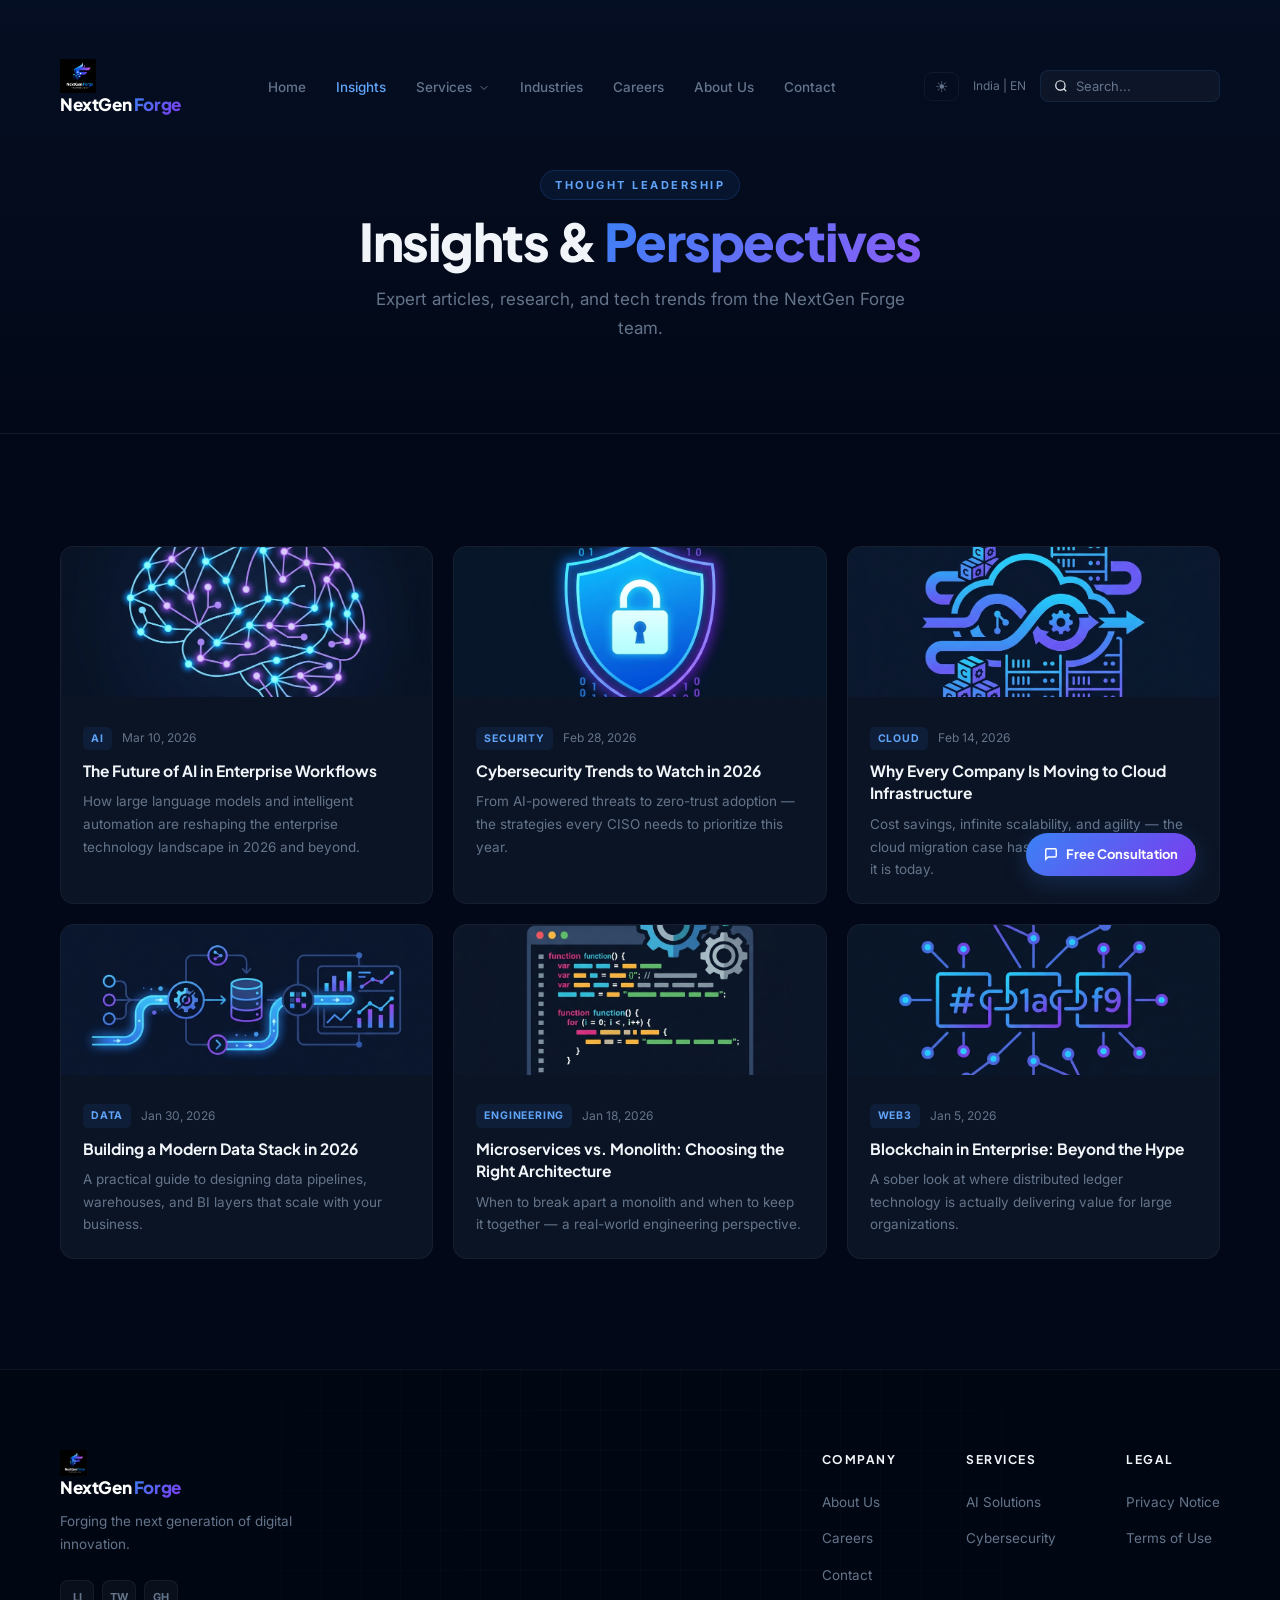
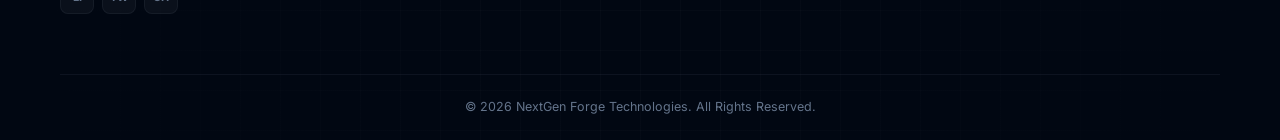
<file: insights.html>
<!DOCTYPE html>

<html lang="en">
<head>
<meta charset="utf-8"/>
<meta content="width=device-width, initial-scale=1.0" name="viewport"/>
<title>Tech Insights &amp; Thought Leadership | AI, Cloud, Security | NextGen Forge Technologies</title>
<meta content="Read the latest articles, research, and thought leadership from NextGen Forge Technologies." name="description"/>
<link href="IMG_20260312_210306%20(1).png" rel="icon" type="image/png"/>
<link href="style.min.css" rel="stylesheet"/>
<script defer="" src="script.js"></script>
<meta content="Read the latest articles, research, and thought leadership from our experts on Generative AI, Zero Trust Architecture, and Multi-Cloud strategies." name="description"/>
<meta content="IT company Pune, software development Maharashtra, AI solutions India, cybersecurity company, web development Pune, NextGen Forge Technologies, Python developer, MERN stack" name="keywords"/>
<link href="https://www.nextgenforgetechnologies.com/insights" rel="canonical"/>
<meta content="website" property="og:type"/>
<meta content="https://www.nextgenforgetechnologies.com/insights" property="og:url"/>
<meta content="Tech Insights &amp; Thought Leadership | AI, Cloud, Security | NextGen Forge Technologies" property="og:title"/>
<meta content="Read the latest articles, research, and thought leadership from our experts on Generative AI, Zero Trust Architecture, and Multi-Cloud strategies." property="og:description"/>
<meta content="https://www.nextgenforgetechnologies.com/IMG_20260312_210306%20(1).png" property="og:image"/>
<meta content="NextGen Forge Technologies" property="og:site_name"/>
<meta content="summary_large_image" name="twitter:card"/>
<meta content="Tech Insights &amp; Thought Leadership | AI, Cloud, Security | NextGen Forge Technologies" name="twitter:title"/>
<meta content="Read the latest articles, research, and thought leadership from our experts on Generative AI, Zero Trust Architecture, and Multi-Cloud strategies." name="twitter:description"/>
<meta content="https://www.nextgenforgetechnologies.com/IMG_20260312_210306%20(1).png" name="twitter:image"/>
</head>
<body>
<header class="navbar" id="navbar">
<a class="logo" href="index.html">
<img alt="NextGen Forge Technologies" class="logo-img" src="IMG_20260312_210306%20(1).png"/>
<span class="logo-text">NextGen <span class="logo-accent">Forge</span></span>
</a>
<nav>
<ul>
<li><a href="index.html">Home</a></li>
<li><a class="active" href="insights.html">Insights</a></li>
<li class="has-dropdown">
<a href="services.html">Services <svg fill="none" height="12" stroke="currentColor" stroke-linecap="round" stroke-linejoin="round" stroke-width="2" style="vertical-align:middle;margin-left:2px;" viewbox="0 0 24 24" width="12"><polyline points="6 9 12 15 18 9"></polyline></svg></a>
<!-- Mega Menu Dropdown -->
<div class="mega-menu">
<div class="mega-menu-grid">
<a class="mega-item" href="services.html">
<img alt="AI" class="mega-icon" src="service-ai-ml.png" style="padding:0;overflow:hidden;"/>
<div class="mega-text">
<span class="mega-title">AI &amp; Machine Learning</span>
<span class="mega-desc">Custom models &amp; predictive analytics.</span>
</div>
</a>
<a class="mega-item" href="services.html">
<img alt="SE" class="mega-icon" src="service-software-eng.png" style="padding:0;overflow:hidden;"/>
<div class="mega-text">
<span class="mega-title">Software Engineering</span>
<span class="mega-desc">Scalable enterprise systems.</span>
</div>
</a>
<a class="mega-item" href="services.html">
<img alt="WD" class="mega-icon" src="service-web-dev.png" style="padding:0;overflow:hidden;"/>
<div class="mega-text">
<span class="mega-title">Web &amp; App Development</span>
<span class="mega-desc">High-performance platforms.</span>
</div>
</a>
<a class="mega-item" href="services.html">
<img alt="CS" class="mega-icon" src="service-cybersecurity.png" style="padding:0;overflow:hidden;"/>
<div class="mega-text">
<span class="mega-title">Cybersecurity</span>
<span class="mega-desc">Zero-trust architecture.</span>
</div>
</a>
<a class="mega-item" href="services.html">
<img alt="CD" class="mega-icon" src="service-cloud-devops.png" style="padding:0;overflow:hidden;"/>
<div class="mega-text">
<span class="mega-title">Cloud &amp; DevOps</span>
<span class="mega-desc">Migration &amp; CI/CD automation.</span>
</div>
</a>
<a class="mega-item" href="services.html">
<img alt="DEV" class="mega-icon" src="service-developers.png" style="padding:0;overflow:hidden;"/>
<div class="mega-text">
<span class="mega-title">Dedicated Developers</span>
<span class="mega-desc">Hire pre-vetted engineers.</span>
</div>
</a>
</div>
</div>
</li>
<li><a href="industries.html">Industries</a></li>
<li><a href="careers.html">Careers</a></li>
<li><a href="about.html">About Us</a></li>
<li><a href="contact.html">Contact</a></li>
</ul>
</nav>
<div class="right-menu">
<span>India | EN</span>
<div class="search-bar">
<svg fill="none" height="14" stroke="currentColor" stroke-width="2" viewbox="0 0 24 24" width="14"><circle cx="11" cy="11" r="8"></circle><path d="m21 21-4.35-4.35"></path></svg>
<input id="search-input" placeholder="Search..." type="text"/>
</div>
</div>
</header>
<div class="page-hero reveal">
<div class="section-label">Thought Leadership</div>
<h1>Insights &amp; <span style="background:linear-gradient(135deg,#3b82f6,#8b5cf6);-webkit-background-clip:text;-webkit-text-fill-color:transparent;background-clip:text;">Perspectives</span></h1>
<p>Expert articles, research, and tech trends from the NextGen Forge team.</p>
</div>
<section class="insights" style="padding-top: 60px;">
<div class="insight-container">
<div class="insight-card reveal">
<img alt="AI in Enterprise" src="service-ai-ml.png" style="width:100%;height:150px;object-fit:cover;"/>
<div class="insight-body">
<div class="insight-meta"><span class="insight-tag">AI</span><span class="insight-date">Mar 10, 2026</span></div>
<h3>The Future of AI in Enterprise Workflows</h3>
<p>How large language models and intelligent automation are reshaping the enterprise technology landscape in 2026 and beyond.</p>
</div>
</div>
<div class="insight-card reveal">
<img alt="Cybersecurity Trends" src="service-cybersecurity.png" style="width:100%;height:150px;object-fit:cover;"/>
<div class="insight-body">
<div class="insight-meta"><span class="insight-tag">Security</span><span class="insight-date">Feb 28, 2026</span></div>
<h3>Cybersecurity Trends to Watch in 2026</h3>
<p>From AI-powered threats to zero-trust adoption — the strategies every CISO needs to prioritize this year.</p>
</div>
</div>
<div class="insight-card reveal">
<img alt="Cloud Infrastructure" src="service-cloud-devops.png" style="width:100%;height:150px;object-fit:cover;"/>
<div class="insight-body">
<div class="insight-meta"><span class="insight-tag">Cloud</span><span class="insight-date">Feb 14, 2026</span></div>
<h3>Why Every Company Is Moving to Cloud Infrastructure</h3>
<p>Cost savings, infinite scalability, and agility — the cloud migration case has never been stronger than it is today.</p>
</div>
</div>
<div class="insight-card reveal">
<img alt="Modern Data Stack" src="service-data-eng.png" style="width:100%;height:150px;object-fit:cover;"/>
<div class="insight-body">
<div class="insight-meta"><span class="insight-tag">Data</span><span class="insight-date">Jan 30, 2026</span></div>
<h3>Building a Modern Data Stack in 2026</h3>
<p>A practical guide to designing data pipelines, warehouses, and BI layers that scale with your business.</p>
</div>
</div>
<div class="insight-card reveal">
<img alt="Software Architecture" src="service-software-eng.png" style="width:100%;height:150px;object-fit:cover;"/>
<div class="insight-body">
<div class="insight-meta"><span class="insight-tag">Engineering</span><span class="insight-date">Jan 18, 2026</span></div>
<h3>Microservices vs. Monolith: Choosing the Right Architecture</h3>
<p>When to break apart a monolith and when to keep it together — a real-world engineering perspective.</p>
</div>
</div>
<div class="insight-card reveal">
<img alt="Blockchain Enterprise" src="service-blockchain.png" style="width:100%;height:150px;object-fit:cover;"/>
<div class="insight-body">
<div class="insight-meta"><span class="insight-tag">Web3</span><span class="insight-date">Jan 5, 2026</span></div>
<h3>Blockchain in Enterprise: Beyond the Hype</h3>
<p>A sober look at where distributed ledger technology is actually delivering value for large organizations.</p>
</div>
</div>
</div>
</section>
<footer>
<div class="footer-container">
<div class="footer-left">
<a class="logo" href="index.html" style="margin-bottom:14px;">
<img alt="NextGen Forge" class="logo-img footer-logo-img" src="IMG_20260312_210306%20(1).png"/>
<span class="logo-text">NextGen <span class="logo-accent">Forge</span></span>
</a>
<p>Forging the next generation of digital innovation.</p>
<div class="footer-socials">
<a class="social-btn" href="#" style="font-size:11px;font-weight:700;">LI</a>
<a class="social-btn" href="#" style="font-size:11px;font-weight:700;">TW</a>
<a class="social-btn" href="#" style="font-size:11px;font-weight:700;">GH</a>
</div>
</div>
<div class="footer-links">
<div><h4>Company</h4><ul><li><a href="about.html">About Us</a></li><li><a href="careers.html">Careers</a></li><li><a href="contact.html">Contact</a></li></ul></div>
<div><h4>Services</h4><ul><li><a href="services.html">AI Solutions</a></li><li><a href="services.html">Cybersecurity</a></li></ul></div>
<div><h4>Legal</h4><ul><li><a href="privacy-policy.html">Privacy Notice</a></li><li><a href="terms.html">Terms of Use</a></li></ul></div>
</div>
</div>
<div class="footer-bottom">© 2026 NextGen Forge Technologies. All Rights Reserved.</div>
</footer>
</body>
</html>
</file>
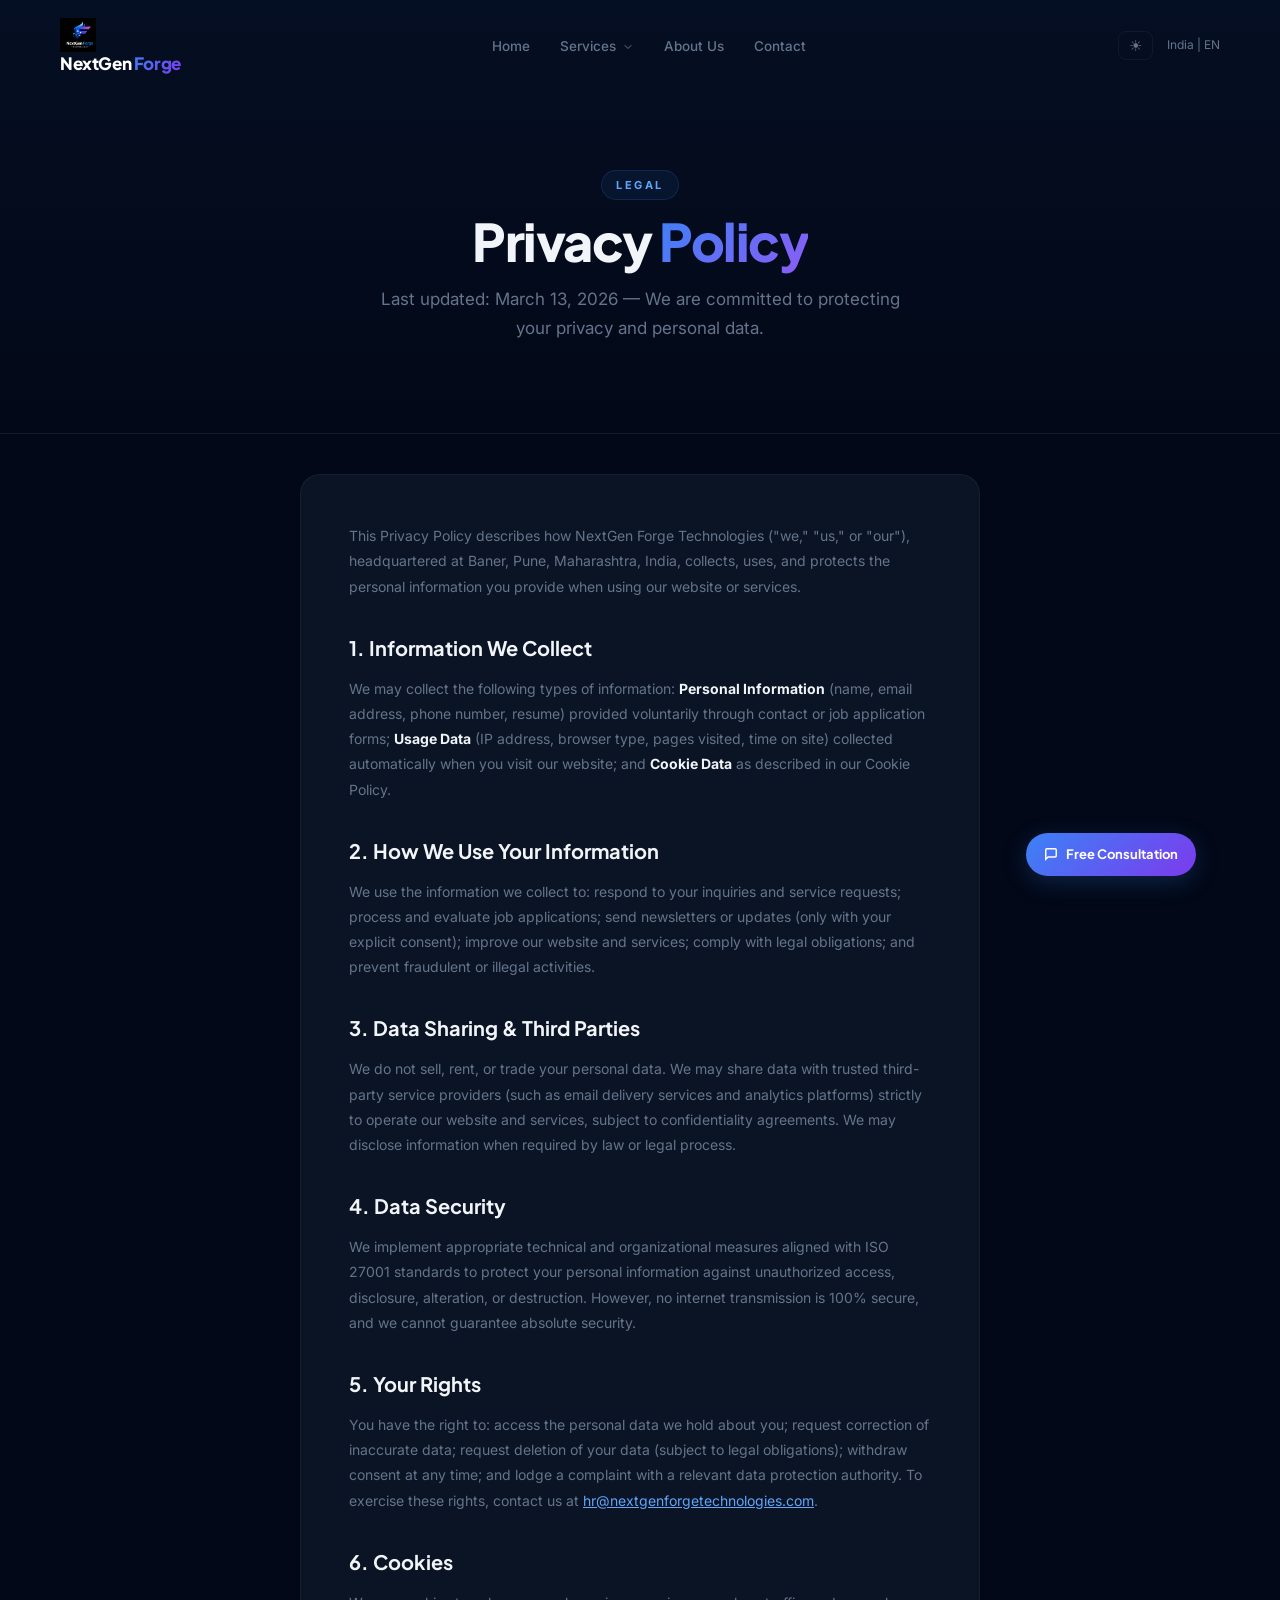
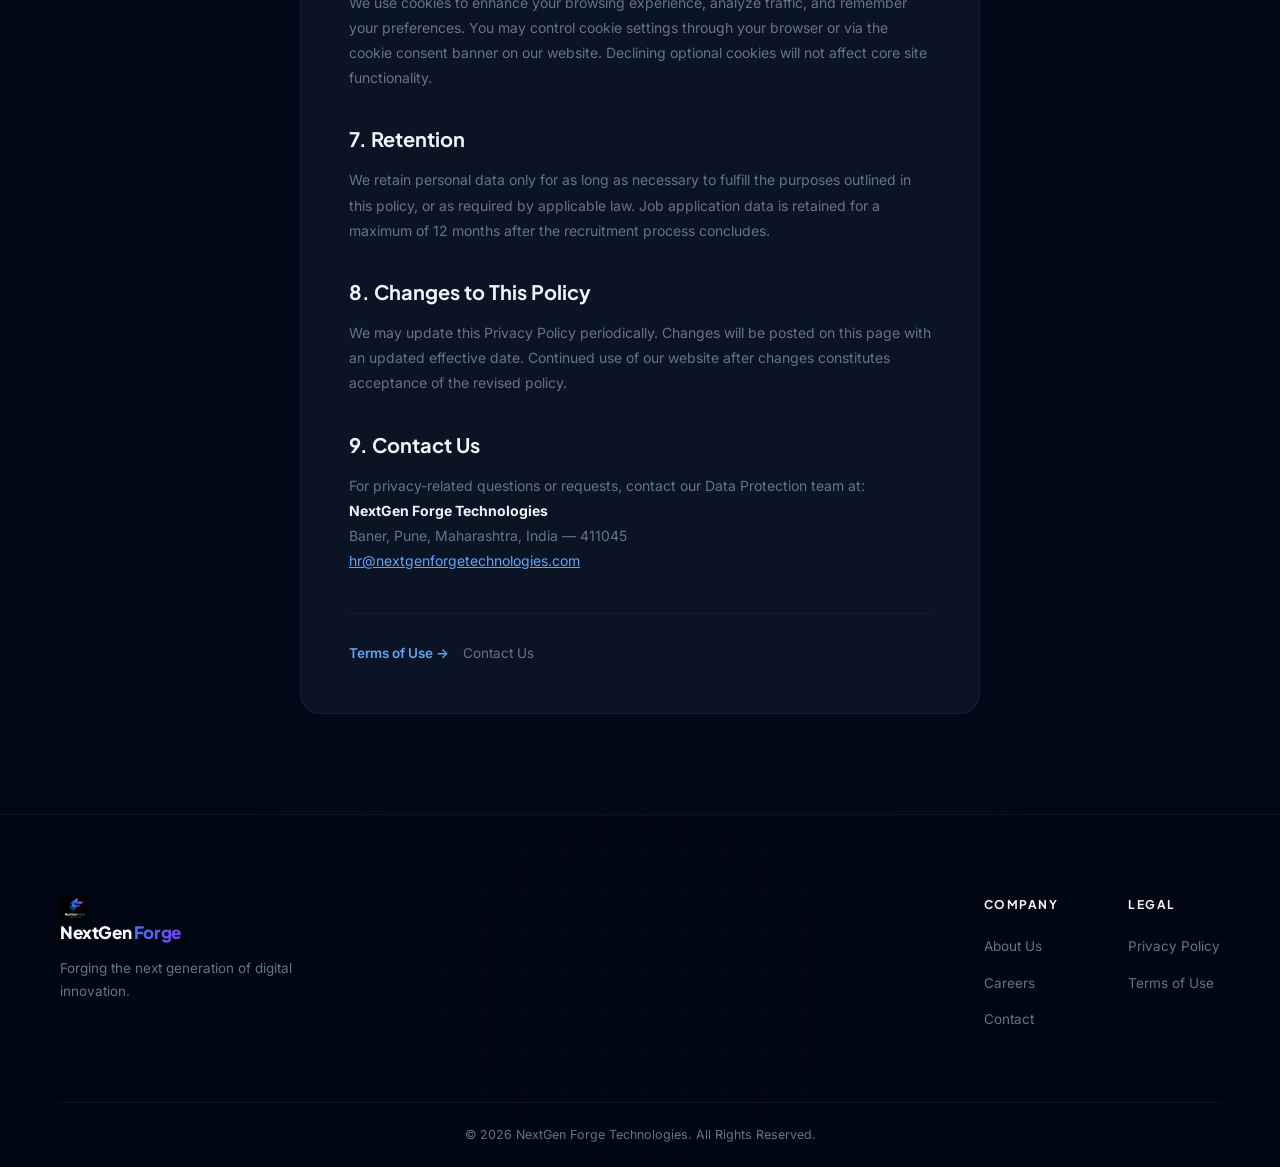
<file: privacy-policy.html>
<!DOCTYPE html>

<html lang="en">
<head>
<meta charset="utf-8"/>
<meta content="width=device-width, initial-scale=1.0" name="viewport"/>
<title>Privacy Policy | NextGen Forge Technologies</title>
<meta content="NextGen Forge Technologies's Privacy Policy — how we collect, use, and protect your personal information." name="description"/>
<link href="https://www.nextgenforgetechnologies.com/privacy-policy.html" rel="canonical"/>
<link href="IMG_20260312_210306%20(1).png" rel="icon" type="image/png"/>
<link href="style.min.css" rel="stylesheet"/>
<script defer="" src="script.js"></script>
<meta content="Read the Privacy Policy of NextGen Forge Technologies to understand how we collect, use, and protect your personal data in compliance with standard regulations." name="description"/>
<meta content="IT company Pune, software development Maharashtra, AI solutions India, cybersecurity company, web development Pune, NextGen Forge Technologies, Python developer, MERN stack" name="keywords"/>
<meta content="website" property="og:type"/>
<meta content="https://www.nextgenforgetechnologies.com/privacy-policy.html" property="og:url"/>
<meta content="Privacy Policy | NextGen Forge Technologies" property="og:title"/>
<meta content="Read the Privacy Policy of NextGen Forge Technologies to understand how we collect, use, and protect your personal data in compliance with standard regulations." property="og:description"/>
<meta content="https://www.nextgenforgetechnologies.com/IMG_20260312_210306%20(1).png" property="og:image"/>
<meta content="NextGen Forge Technologies" property="og:site_name"/>
<meta content="summary_large_image" name="twitter:card"/>
<meta content="Privacy Policy | NextGen Forge Technologies" name="twitter:title"/>
<meta content="Read the Privacy Policy of NextGen Forge Technologies to understand how we collect, use, and protect your personal data in compliance with standard regulations." name="twitter:description"/>
<meta content="https://www.nextgenforgetechnologies.com/IMG_20260312_210306%20(1).png" name="twitter:image"/>
</head>
<body>
<header class="navbar" id="navbar" style="top:0;">
<a class="logo" href="index.html">
<img alt="NextGen Forge Technologies" class="logo-img" loading="lazy" src="IMG_20260312_210306%20(1).png"/>
<span class="logo-text">NextGen <span class="logo-accent">Forge</span></span>
</a>
<nav>
<ul>
<li><a href="index.html">Home</a></li>
<li class="has-dropdown">
<a href="services.html">Services <svg fill="none" height="12" stroke="currentColor" stroke-linecap="round" stroke-linejoin="round" stroke-width="2" style="vertical-align:middle;margin-left:2px;" viewbox="0 0 24 24" width="12"><polyline points="6 9 12 15 18 9"></polyline></svg></a>
<!-- Mega Menu Dropdown -->
<div class="mega-menu">
<div class="mega-menu-grid">
<a class="mega-item" href="services.html">
<img alt="AI" class="mega-icon" src="service-ai-ml.png" style="padding:0;object-fit:cover"/>
<div class="mega-text">
<span class="mega-title">AI &amp; Machine Learning</span>
<span class="mega-desc">Custom models &amp; predictive analytics.</span>
</div>
</a>
<a class="mega-item" href="services.html">
<img alt="SE" class="mega-icon" src="service-software-eng.png" style="padding:0;object-fit:cover"/>
<div class="mega-text">
<span class="mega-title">Software Engineering</span>
<span class="mega-desc">Scalable enterprise systems.</span>
</div>
</a>
<a class="mega-item" href="services.html">
<img alt="WD" class="mega-icon" src="service-web-dev.png" style="padding:0;object-fit:cover"/>
<div class="mega-text">
<span class="mega-title">Web &amp; App Development</span>
<span class="mega-desc">High-performance platforms.</span>
</div>
</a>
<a class="mega-item" href="services.html">
<img alt="CS" class="mega-icon" src="service-cybersecurity.png" style="padding:0;object-fit:cover"/>
<div class="mega-text">
<span class="mega-title">Cybersecurity</span>
<span class="mega-desc">Zero-trust architecture.</span>
</div>
</a>
<a class="mega-item" href="services.html">
<img alt="CD" class="mega-icon" src="service-cloud-devops.png" style="padding:0;object-fit:cover"/>
<div class="mega-text">
<span class="mega-title">Cloud &amp; DevOps</span>
<span class="mega-desc">Migration &amp; CI/CD automation.</span>
</div>
</a>
<a class="mega-item" href="services.html">
<img alt="DEV" class="mega-icon" src="service-developers.png" style="padding:0;object-fit:cover"/>
<div class="mega-text">
<span class="mega-title">Dedicated Developers</span>
<span class="mega-desc">Hire pre-vetted engineers.</span>
</div>
</a>
</div>
</div>
</li>
<li><a href="about.html">About Us</a></li>
<li><a href="contact.html">Contact</a></li>
</ul>
</nav>
<div class="right-menu"><span>India | EN</span></div>
</header>
<div class="page-hero reveal">
<div class="section-label">Legal</div>
<h1>Privacy <span style="background:linear-gradient(135deg,#3b82f6,#8b5cf6);-webkit-background-clip:text;-webkit-text-fill-color:transparent;background-clip:text;">Policy</span></h1>
<p>Last updated: March 13, 2026 — We are committed to protecting your privacy and personal data.</p>
</div>
<div style="max-width:800px;margin:0 auto;padding:40px 60px 100px;">
<div style="background:var(--bg-card);border:1px solid var(--border-card);border-radius:var(--radius-lg);padding:48px;">
<p style="color:var(--text-muted);font-size:14px;line-height:1.8;margin-bottom:32px;">This Privacy Policy describes how NextGen Forge Technologies ("we," "us," or "our"), headquartered at Baner, Pune, Maharashtra, India, collects, uses, and protects the personal information you provide when using our website or services.</p>
<h2 style="font-size:20px;font-weight:700;font-family:var(--font-heading);margin:32px 0 12px;-webkit-text-fill-color:var(--text-primary);background:none;">1. Information We Collect</h2>
<p style="color:var(--text-muted);font-size:14px;line-height:1.8;">We may collect the following types of information: <strong style="color:var(--text-primary);">Personal Information</strong> (name, email address, phone number, resume) provided voluntarily through contact or job application forms; <strong style="color:var(--text-primary);">Usage Data</strong> (IP address, browser type, pages visited, time on site) collected automatically when you visit our website; and <strong style="color:var(--text-primary);">Cookie Data</strong> as described in our Cookie Policy.</p>
<h2 style="font-size:20px;font-weight:700;font-family:var(--font-heading);margin:32px 0 12px;-webkit-text-fill-color:var(--text-primary);background:none;">2. How We Use Your Information</h2>
<p style="color:var(--text-muted);font-size:14px;line-height:1.8;">We use the information we collect to: respond to your inquiries and service requests; process and evaluate job applications; send newsletters or updates (only with your explicit consent); improve our website and services; comply with legal obligations; and prevent fraudulent or illegal activities.</p>
<h2 style="font-size:20px;font-weight:700;font-family:var(--font-heading);margin:32px 0 12px;-webkit-text-fill-color:var(--text-primary);background:none;">3. Data Sharing &amp; Third Parties</h2>
<p style="color:var(--text-muted);font-size:14px;line-height:1.8;">We do not sell, rent, or trade your personal data. We may share data with trusted third-party service providers (such as email delivery services and analytics platforms) strictly to operate our website and services, subject to confidentiality agreements. We may disclose information when required by law or legal process.</p>
<h2 style="font-size:20px;font-weight:700;font-family:var(--font-heading);margin:32px 0 12px;-webkit-text-fill-color:var(--text-primary);background:none;">4. Data Security</h2>
<p style="color:var(--text-muted);font-size:14px;line-height:1.8;">We implement appropriate technical and organizational measures aligned with ISO 27001 standards to protect your personal information against unauthorized access, disclosure, alteration, or destruction. However, no internet transmission is 100% secure, and we cannot guarantee absolute security.</p>
<h2 style="font-size:20px;font-weight:700;font-family:var(--font-heading);margin:32px 0 12px;-webkit-text-fill-color:var(--text-primary);background:none;">5. Your Rights</h2>
<p style="color:var(--text-muted);font-size:14px;line-height:1.8;">You have the right to: access the personal data we hold about you; request correction of inaccurate data; request deletion of your data (subject to legal obligations); withdraw consent at any time; and lodge a complaint with a relevant data protection authority. To exercise these rights, contact us at <a href="mailto:hr@nextgenforgetechnologies.com" style="color:var(--accent-light);">hr@nextgenforgetechnologies.com</a>.</p>
<h2 style="font-size:20px;font-weight:700;font-family:var(--font-heading);margin:32px 0 12px;-webkit-text-fill-color:var(--text-primary);background:none;">6. Cookies</h2>
<p style="color:var(--text-muted);font-size:14px;line-height:1.8;">We use cookies to enhance your browsing experience, analyze traffic, and remember your preferences. You may control cookie settings through your browser or via the cookie consent banner on our website. Declining optional cookies will not affect core site functionality.</p>
<h2 style="font-size:20px;font-weight:700;font-family:var(--font-heading);margin:32px 0 12px;-webkit-text-fill-color:var(--text-primary);background:none;">7. Retention</h2>
<p style="color:var(--text-muted);font-size:14px;line-height:1.8;">We retain personal data only for as long as necessary to fulfill the purposes outlined in this policy, or as required by applicable law. Job application data is retained for a maximum of 12 months after the recruitment process concludes.</p>
<h2 style="font-size:20px;font-weight:700;font-family:var(--font-heading);margin:32px 0 12px;-webkit-text-fill-color:var(--text-primary);background:none;">8. Changes to This Policy</h2>
<p style="color:var(--text-muted);font-size:14px;line-height:1.8;">We may update this Privacy Policy periodically. Changes will be posted on this page with an updated effective date. Continued use of our website after changes constitutes acceptance of the revised policy.</p>
<h2 style="font-size:20px;font-weight:700;font-family:var(--font-heading);margin:32px 0 12px;-webkit-text-fill-color:var(--text-primary);background:none;">9. Contact Us</h2>
<p style="color:var(--text-muted);font-size:14px;line-height:1.8;">For privacy-related questions or requests, contact our Data Protection team at:<br/>
<strong style="color:var(--text-primary);">NextGen Forge Technologies</strong><br/>
    Baner, Pune, Maharashtra, India — 411045<br/>
<a href="mailto:hr@nextgenforgetechnologies.com" style="color:var(--accent-light);">hr@nextgenforgetechnologies.com</a></p>
<div style="margin-top:40px;padding-top:28px;border-top:1px solid var(--border-card);display:flex;gap:14px;flex-wrap:wrap;">
<a href="terms.html" style="color:var(--accent-light);text-decoration:none;font-size:13.5px;font-weight:600;">Terms of Use →</a>
<a href="contact.html" style="color:var(--text-muted);text-decoration:none;font-size:13.5px;">Contact Us</a>
</div>
</div>
</div>
<footer>
<div class="footer-container">
<div class="footer-left">
<a class="logo" href="index.html" style="margin-bottom:16px;">
<img alt="NextGen Forge Technologies" class="logo-img footer-logo-img" loading="lazy" src="IMG_20260312_210306%20(1).png"/>
<span class="logo-text">NextGen <span class="logo-accent">Forge</span></span>
</a>
<p>Forging the next generation of digital innovation.</p>
</div>
<div class="footer-links">
<div><h4>Company</h4><ul><li><a href="about.html">About Us</a></li><li><a href="careers.html">Careers</a></li><li><a href="contact.html">Contact</a></li></ul></div>
<div><h4>Legal</h4><ul><li><a href="privacy-policy.html">Privacy Policy</a></li><li><a href="terms.html">Terms of Use</a></li></ul></div>
</div>
</div>
<div class="footer-bottom">© 2026 NextGen Forge Technologies. All Rights Reserved.</div>
</footer>
</body>
</html>
</file>
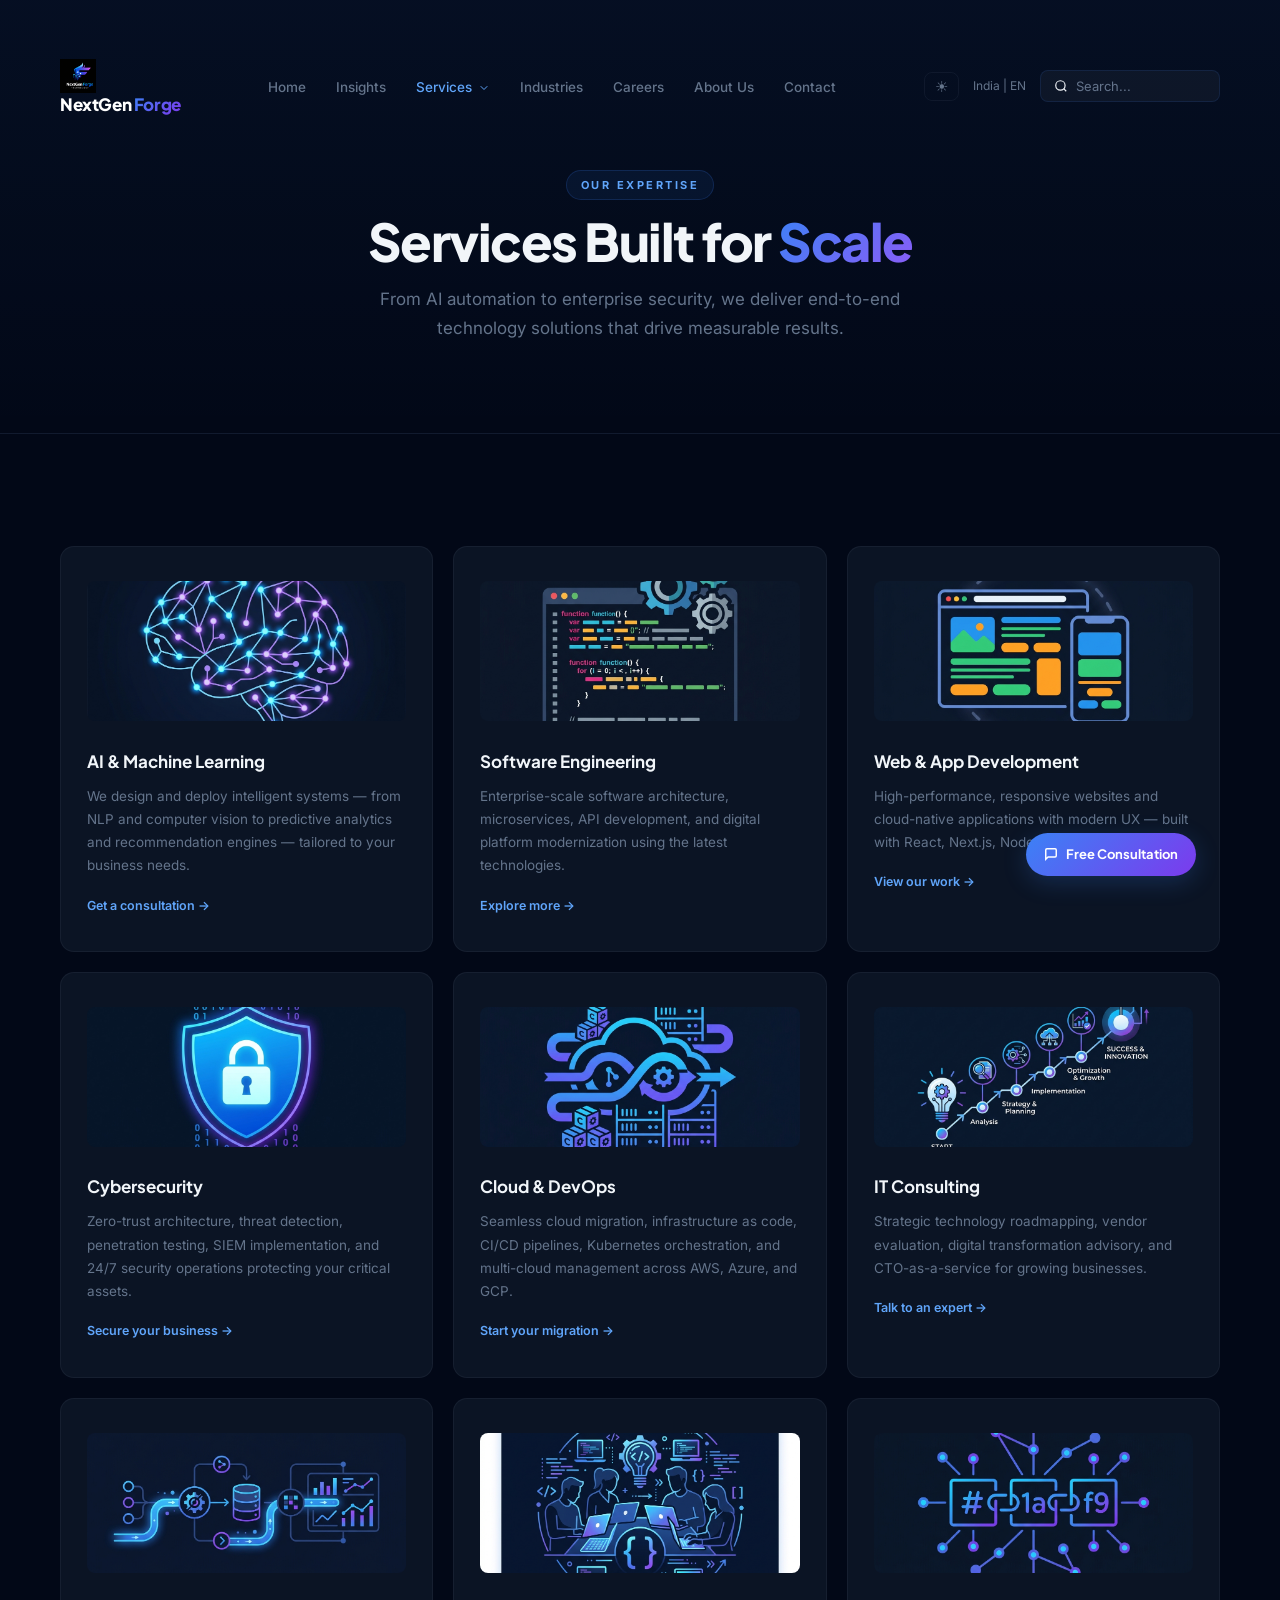
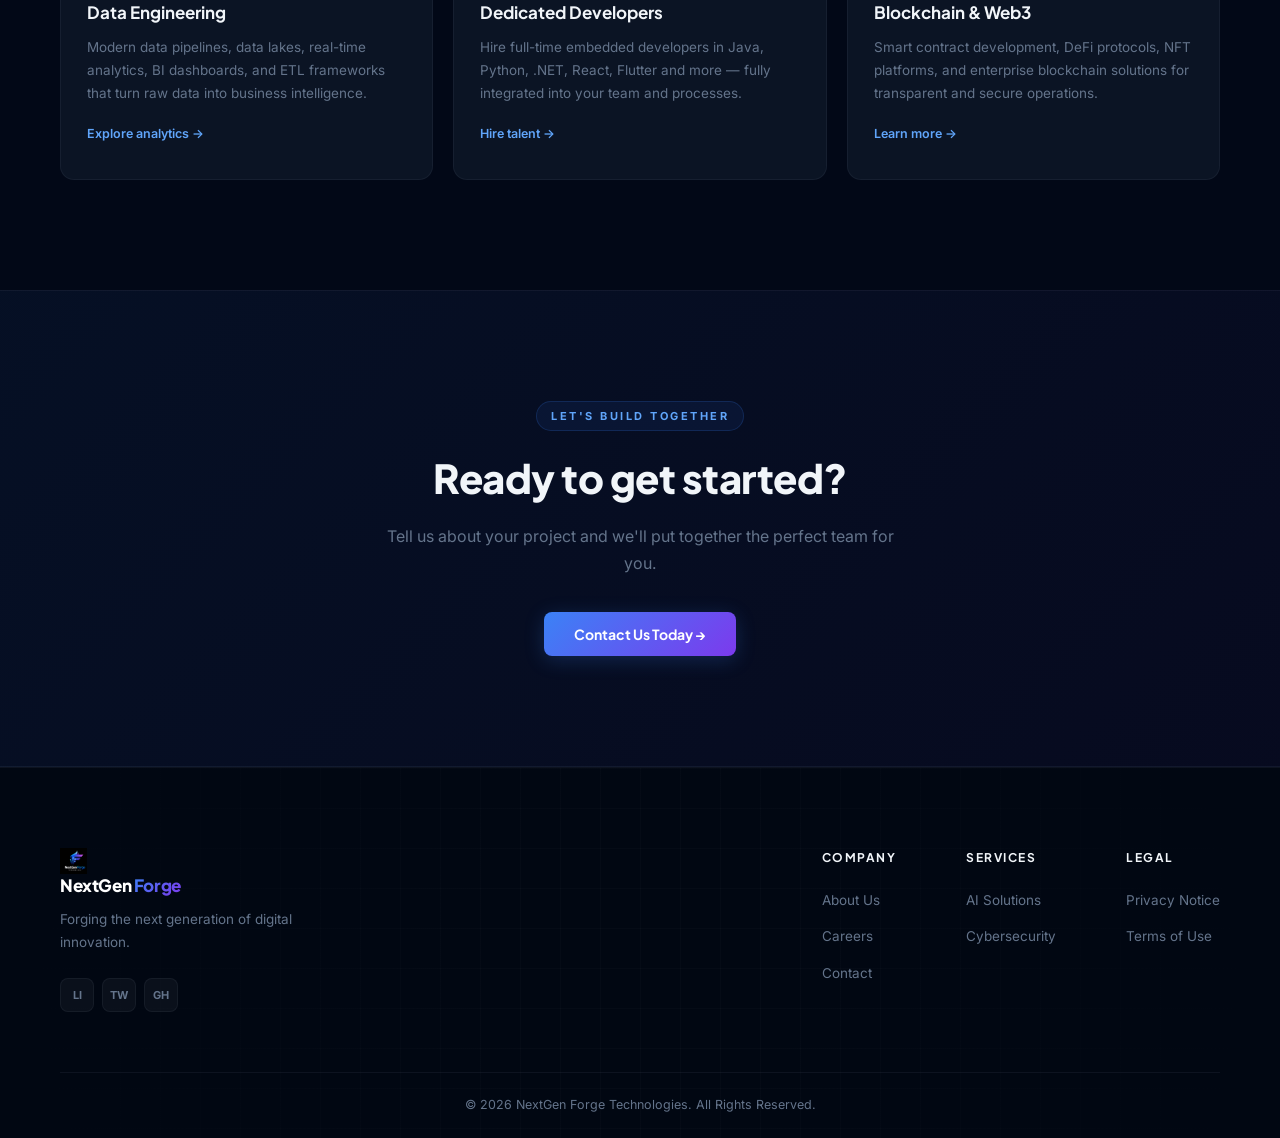
<file: services.html>
<!DOCTYPE html>

<html lang="en">
<head>
<meta charset="utf-8"/>
<meta content="width=device-width, initial-scale=1.0" name="viewport"/>
<title>IT &amp; AI Services in Pune | Software, Cloud, Cybersecurity | NextGen Forge Technologies</title>
<meta content="Explore the full range of technology services offered by NextGen Forge — AI, software engineering, cybersecurity, cloud, and more." name="description"/>
<link href="IMG_20260312_210306%20(1).png" rel="icon" type="image/png"/>
<link href="style.min.css" rel="stylesheet"/>
<script defer="" src="script.js"></script>
<meta content="Explore our core IT services: Artificial Intelligence, Custom Software Engineering, Web &amp; App Development, Cybersecurity, and Cloud &amp; DevOps." name="description"/>
<meta content="IT company Pune, software development Maharashtra, AI solutions India, cybersecurity company, web development Pune, NextGen Forge Technologies, Python developer, MERN stack" name="keywords"/>
<link href="https://www.nextgenforgetechnologies.com/services" rel="canonical"/>
<meta content="website" property="og:type"/>
<meta content="https://www.nextgenforgetechnologies.com/services" property="og:url"/>
<meta content="IT &amp; AI Services in Pune | Software, Cloud, Cybersecurity | NextGen Forge Technologies" property="og:title"/>
<meta content="Explore our core IT services: Artificial Intelligence, Custom Software Engineering, Web &amp; App Development, Cybersecurity, and Cloud &amp; DevOps." property="og:description"/>
<meta content="https://www.nextgenforgetechnologies.com/IMG_20260312_210306%20(1).png" property="og:image"/>
<meta content="NextGen Forge Technologies" property="og:site_name"/>
<meta content="summary_large_image" name="twitter:card"/>
<meta content="IT &amp; AI Services in Pune | Software, Cloud, Cybersecurity | NextGen Forge Technologies" name="twitter:title"/>
<meta content="Explore our core IT services: Artificial Intelligence, Custom Software Engineering, Web &amp; App Development, Cybersecurity, and Cloud &amp; DevOps." name="twitter:description"/>
<meta content="https://www.nextgenforgetechnologies.com/IMG_20260312_210306%20(1).png" name="twitter:image"/>
<script type="application/ld+json">
{
  "@context": "https://schema.org",
  "@type": "Service",
  "serviceType": "IT and AI Services",
  "provider": {
    "@type": "Organization",
    "name": "NextGen Forge Technologies"
  },
  "areaServed": "Worldwide",
  "hasOfferCatalog": {
    "@type": "OfferCatalog",
    "name": "Core Services",
    "itemListElement": [
      {
        "@type": "Offer",
        "itemOffered": {
          "@type": "Service",
          "name": "AI & Machine Learning"
        }
      },
      {
        "@type": "Offer",
        "itemOffered": {
          "@type": "Service",
          "name": "Software Engineering"
        }
      },
      {
        "@type": "Offer",
        "itemOffered": {
          "@type": "Service",
          "name": "Cybersecurity"
        }
      }
    ]
  }
}
</script>
</head>
<body>
<header class="navbar" id="navbar">
<a class="logo" href="index.html">
<img alt="NextGen Forge Technologies" class="logo-img" src="IMG_20260312_210306%20(1).png"/>
<span class="logo-text">NextGen <span class="logo-accent">Forge</span></span>
</a>
<nav>
<ul>
<li><a href="index.html">Home</a></li>
<li><a href="insights.html">Insights</a></li>
<li class="has-dropdown">
<a class="active" href="services.html">Services <svg fill="none" height="12" stroke="currentColor" stroke-linecap="round" stroke-linejoin="round" stroke-width="2" style="vertical-align:middle;margin-left:2px;" viewbox="0 0 24 24" width="12"><polyline points="6 9 12 15 18 9"></polyline></svg></a>
<!-- Mega Menu Dropdown -->
<div class="mega-menu">
<div class="mega-menu-grid">
<a class="mega-item" href="services.html">
<img alt="AI" class="mega-icon" src="service-ai-ml.png" style="padding:0;object-fit:cover"/>
<div class="mega-text">
<span class="mega-title">AI &amp; Machine Learning</span>
<span class="mega-desc">Custom models &amp; predictive analytics.</span>
</div>
</a>
<a class="mega-item" href="services.html">
<img alt="SE" class="mega-icon" src="service-software-eng.png" style="padding:0;object-fit:cover"/>
<div class="mega-text">
<span class="mega-title">Software Engineering</span>
<span class="mega-desc">Scalable enterprise systems.</span>
</div>
</a>
<a class="mega-item" href="services.html">
<img alt="WD" class="mega-icon" src="service-web-dev.png" style="padding:0;object-fit:cover"/>
<div class="mega-text">
<span class="mega-title">Web &amp; App Development</span>
<span class="mega-desc">High-performance platforms.</span>
</div>
</a>
<a class="mega-item" href="services.html">
<img alt="CS" class="mega-icon" src="service-cybersecurity.png" style="padding:0;object-fit:cover"/>
<div class="mega-text">
<span class="mega-title">Cybersecurity</span>
<span class="mega-desc">Zero-trust architecture.</span>
</div>
</a>
<a class="mega-item" href="services.html">
<img alt="CD" class="mega-icon" src="service-cloud-devops.png" style="padding:0;object-fit:cover"/>
<div class="mega-text">
<span class="mega-title">Cloud &amp; DevOps</span>
<span class="mega-desc">Migration &amp; CI/CD automation.</span>
</div>
</a>
<a class="mega-item" href="services.html">
<img alt="DEV" class="mega-icon" src="service-developers.png" style="padding:0;object-fit:cover"/>
<div class="mega-text">
<span class="mega-title">Dedicated Developers</span>
<span class="mega-desc">Hire pre-vetted engineers.</span>
</div>
</a>
</div>
</div>
</li>
<li><a href="industries.html">Industries</a></li>
<li><a href="careers.html">Careers</a></li>
<li><a href="about.html">About Us</a></li>
<li><a href="contact.html">Contact</a></li>
</ul>
</nav>
<div class="right-menu">
<span>India | EN</span>
<div class="search-bar">
<svg fill="none" height="14" stroke="currentColor" stroke-width="2" viewbox="0 0 24 24" width="14"><circle cx="11" cy="11" r="8"></circle><path d="m21 21-4.35-4.35"></path></svg>
<input id="search-input" placeholder="Search..." type="text"/>
</div>
</div>
</header>
<div class="page-hero reveal">
<div class="section-label">Our Expertise</div>
<h1>Services Built for <span style="background:linear-gradient(135deg,#3b82f6,#8b5cf6);-webkit-background-clip:text;-webkit-text-fill-color:transparent;background-clip:text;">Scale</span></h1>
<p>From AI automation to enterprise security, we deliver end-to-end technology solutions that drive measurable results.</p>
</div>
<section class="services" style="padding-top: 60px;">
<div class="service-container">
<div class="service-card reveal" onclick="location.href='contact.html'">
<img alt="AI &amp; Machine Learning" src="service-ai-ml.png" style="width:100%;height:140px;object-fit:cover;border-radius:var(--radius-sm);margin-bottom:18px;"/>
<h3>AI &amp; Machine Learning</h3>
<p>We design and deploy intelligent systems — from NLP and computer vision to predictive analytics and recommendation engines — tailored to your business needs.</p>
<a class="card-arrow" href="contact.html">Get a consultation →</a>
</div>
<div class="service-card reveal" onclick="location.href='contact.html'">
<img alt="Software Engineering" src="service-software-eng.png" style="width:100%;height:140px;object-fit:cover;border-radius:var(--radius-sm);margin-bottom:18px;"/>
<h3>Software Engineering</h3>
<p>Enterprise-scale software architecture, microservices, API development, and digital platform modernization using the latest technologies.</p>
<a class="card-arrow" href="contact.html">Explore more →</a>
</div>
<div class="service-card reveal" onclick="location.href='contact.html'">
<img alt="Web &amp; App Development" src="service-web-dev.png" style="width:100%;height:140px;object-fit:cover;border-radius:var(--radius-sm);margin-bottom:18px;"/>
<h3>Web &amp; App Development</h3>
<p>High-performance, responsive websites and cloud-native applications with modern UX — built with React, Next.js, Node.js, and more.</p>
<a class="card-arrow" href="contact.html">View our work →</a>
</div>
<div class="service-card reveal" onclick="location.href='contact.html'">
<img alt="Cybersecurity" src="service-cybersecurity.png" style="width:100%;height:140px;object-fit:cover;border-radius:var(--radius-sm);margin-bottom:18px;"/>
<h3>Cybersecurity</h3>
<p>Zero-trust architecture, threat detection, penetration testing, SIEM implementation, and 24/7 security operations protecting your critical assets.</p>
<a class="card-arrow" href="contact.html">Secure your business →</a>
</div>
<div class="service-card reveal" onclick="location.href='contact.html'">
<img alt="Cloud &amp; DevOps" src="service-cloud-devops.png" style="width:100%;height:140px;object-fit:cover;border-radius:var(--radius-sm);margin-bottom:18px;"/>
<h3>Cloud &amp; DevOps</h3>
<p>Seamless cloud migration, infrastructure as code, CI/CD pipelines, Kubernetes orchestration, and multi-cloud management across AWS, Azure, and GCP.</p>
<a class="card-arrow" href="contact.html">Start your migration →</a>
</div>
<div class="service-card reveal" onclick="location.href='contact.html'">
<img alt="IT Consulting" src="service-it-consulting.png" style="width:100%;height:140px;object-fit:cover;border-radius:var(--radius-sm);margin-bottom:18px;"/>
<h3>IT Consulting</h3>
<p>Strategic technology roadmapping, vendor evaluation, digital transformation advisory, and CTO-as-a-service for growing businesses.</p>
<a class="card-arrow" href="contact.html">Talk to an expert →</a>
</div>
<div class="service-card reveal" onclick="location.href='contact.html'">
<img alt="Data Engineering" src="service-data-eng.png" style="width:100%;height:140px;object-fit:cover;border-radius:var(--radius-sm);margin-bottom:18px;"/>
<h3>Data Engineering</h3>
<p>Modern data pipelines, data lakes, real-time analytics, BI dashboards, and ETL frameworks that turn raw data into business intelligence.</p>
<a class="card-arrow" href="contact.html">Explore analytics →</a>
</div>
<div class="service-card reveal" onclick="location.href='careers.html'">
<img alt="Dedicated Developers" src="service-developers.png" style="width:100%;height:140px;object-fit:cover;border-radius:var(--radius-sm);margin-bottom:18px;"/>
<h3>Dedicated Developers</h3>
<p>Hire full-time embedded developers in Java, Python, .NET, React, Flutter and more — fully integrated into your team and processes.</p>
<a class="card-arrow" href="careers.html">Hire talent →</a>
</div>
<div class="service-card reveal" onclick="location.href='contact.html'">
<img alt="Blockchain &amp; Web3" src="service-blockchain.png" style="width:100%;height:140px;object-fit:cover;border-radius:var(--radius-sm);margin-bottom:18px;"/>
<h3>Blockchain &amp; Web3</h3>
<p>Smart contract development, DeFi protocols, NFT platforms, and enterprise blockchain solutions for transparent and secure operations.</p>
<a class="card-arrow" href="contact.html">Learn more →</a>
</div>
</div>
</section>
<section class="careers reveal" style="margin-top: 0;">
<div class="section-label">Let's Build Together</div>
<h2>Ready to get started?</h2>
<p>Tell us about your project and we'll put together the perfect team for you.</p>
<button class="btn-primary" onclick="location.href='contact.html'">Contact Us Today →</button>
</section>
<footer>
<div class="footer-container">
<div class="footer-left">
<a class="logo" href="index.html" style="margin-bottom:14px;">
<img alt="NextGen Forge" class="logo-img footer-logo-img" src="IMG_20260312_210306%20(1).png"/>
<span class="logo-text">NextGen <span class="logo-accent">Forge</span></span>
</a>
<p>Forging the next generation of digital innovation.</p>
<div class="footer-socials">
<a class="social-btn" href="#" style="font-size:11px;font-weight:700;">LI</a>
<a class="social-btn" href="#" style="font-size:11px;font-weight:700;">TW</a>
<a class="social-btn" href="#" style="font-size:11px;font-weight:700;">GH</a>
</div>
</div>
<div class="footer-links">
<div><h4>Company</h4><ul><li><a href="about.html">About Us</a></li><li><a href="careers.html">Careers</a></li><li><a href="contact.html">Contact</a></li></ul></div>
<div><h4>Services</h4><ul><li><a href="services.html">AI Solutions</a></li><li><a href="services.html">Cybersecurity</a></li></ul></div>
<div><h4>Legal</h4><ul><li><a href="privacy-policy.html">Privacy Notice</a></li><li><a href="terms.html">Terms of Use</a></li></ul></div>
</div>
</div>
<div class="footer-bottom">© 2026 NextGen Forge Technologies. All Rights Reserved.</div>
</footer>
</body>
</html>
</file>
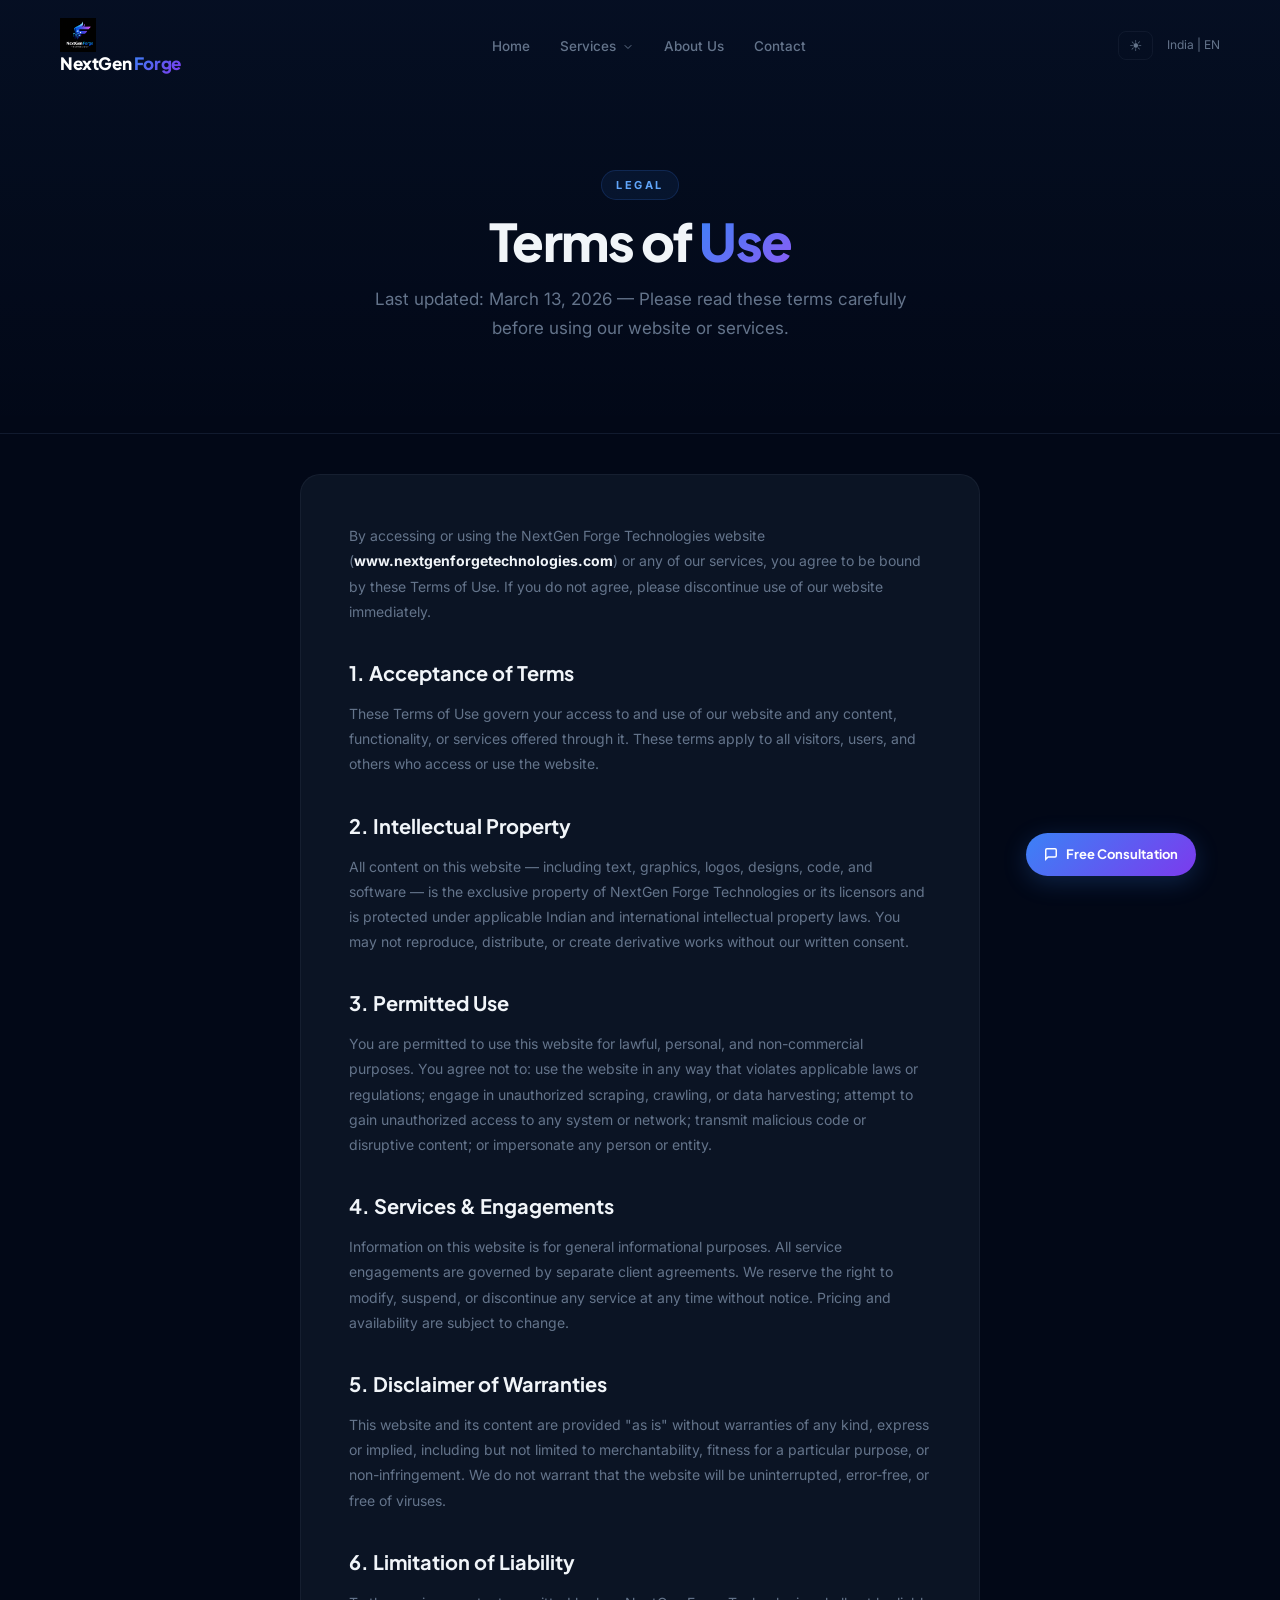
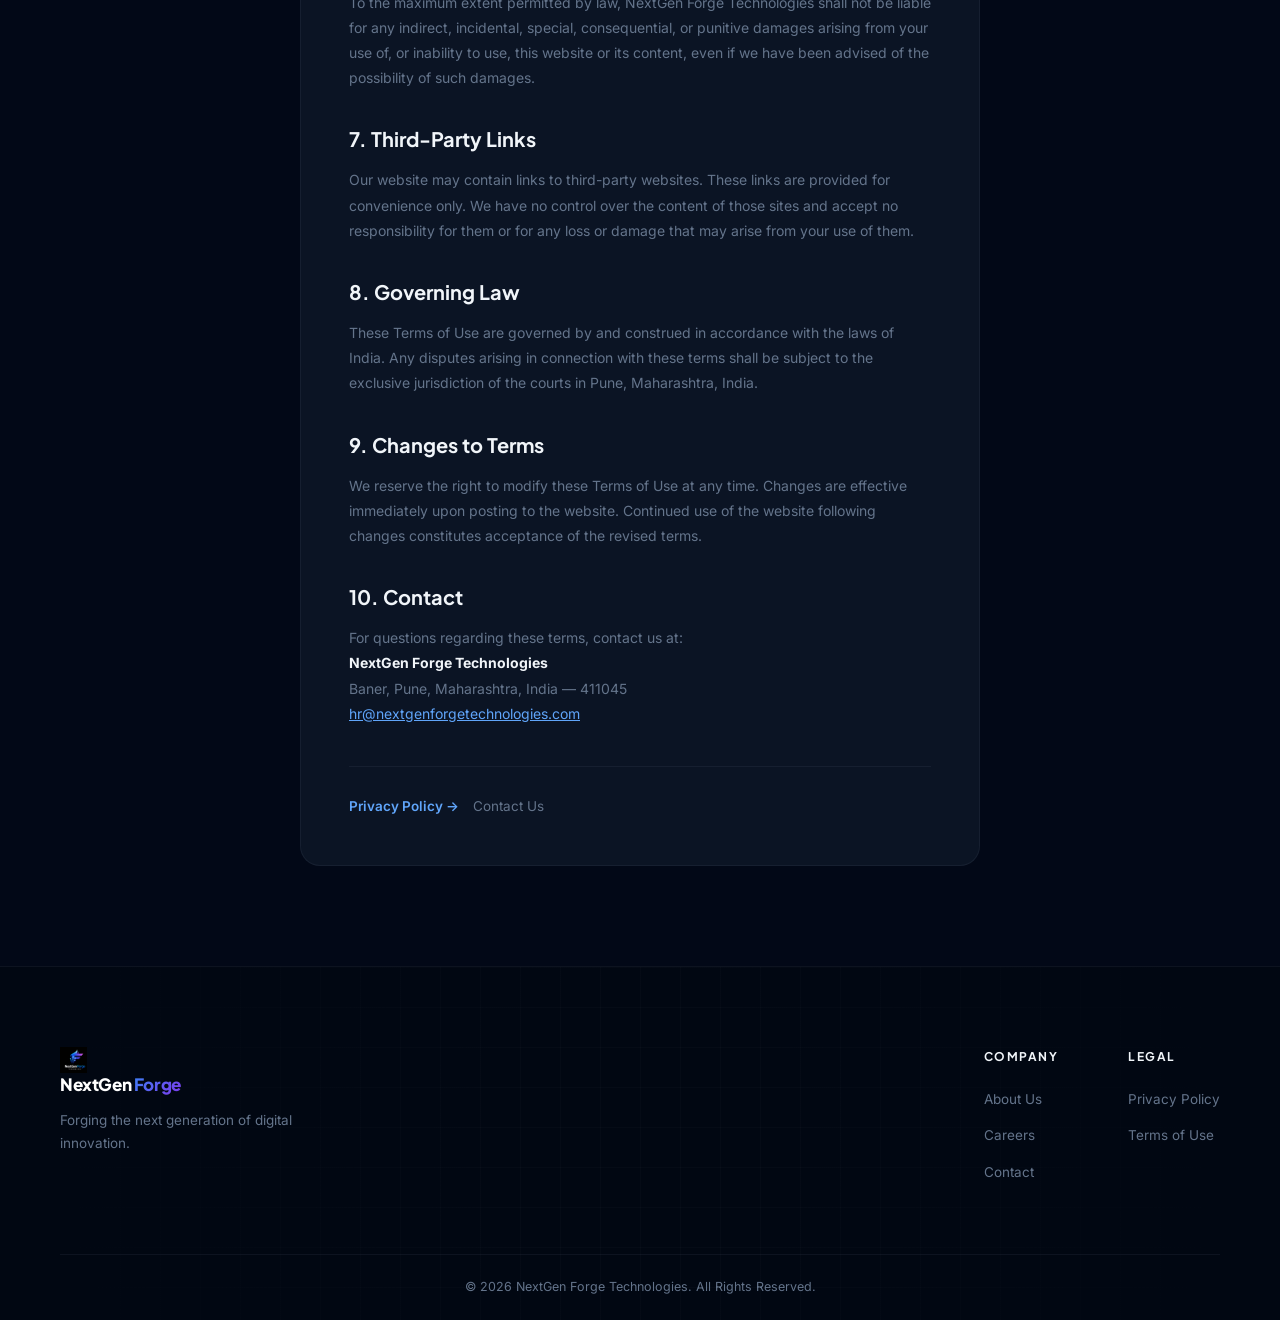
<file: terms.html>
<!DOCTYPE html>

<html lang="en">
<head>
<meta charset="utf-8"/>
<meta content="width=device-width, initial-scale=1.0" name="viewport"/>
<title>Terms of Use | NextGen Forge Technologies</title>
<meta content="Terms of Use for NextGen Forge Technologies's website and services." name="description"/>
<link href="https://www.nextgenforgetechnologies.com/terms.html" rel="canonical"/>
<link href="IMG_20260312_210306%20(1).png" rel="icon" type="image/png"/>
<link href="style.min.css" rel="stylesheet"/>
<script defer="" src="script.js"></script>
<meta content="Terms of Use for NextGen Forge Technologies's website and services. Review the rules and regulations for accessing and using our platforms." name="description"/>
<meta content="IT company Pune, software development Maharashtra, AI solutions India, cybersecurity company, web development Pune, NextGen Forge Technologies, Python developer, MERN stack" name="keywords"/>
<meta content="website" property="og:type"/>
<meta content="https://www.nextgenforgetechnologies.com/terms.html" property="og:url"/>
<meta content="Terms of Use | NextGen Forge Technologies" property="og:title"/>
<meta content="Terms of Use for NextGen Forge Technologies's website and services. Review the rules and regulations for accessing and using our platforms." property="og:description"/>
<meta content="https://www.nextgenforgetechnologies.com/IMG_20260312_210306%20(1).png" property="og:image"/>
<meta content="NextGen Forge Technologies" property="og:site_name"/>
<meta content="summary_large_image" name="twitter:card"/>
<meta content="Terms of Use | NextGen Forge Technologies" name="twitter:title"/>
<meta content="Terms of Use for NextGen Forge Technologies's website and services. Review the rules and regulations for accessing and using our platforms." name="twitter:description"/>
<meta content="https://www.nextgenforgetechnologies.com/IMG_20260312_210306%20(1).png" name="twitter:image"/>
</head>
<body>
<header class="navbar" id="navbar" style="top:0;">
<a class="logo" href="index.html">
<img alt="NextGen Forge Technologies" class="logo-img" loading="lazy" src="IMG_20260312_210306%20(1).png"/>
<span class="logo-text">NextGen <span class="logo-accent">Forge</span></span>
</a>
<nav>
<ul>
<li><a href="index.html">Home</a></li>
<li class="has-dropdown">
<a href="services.html">Services <svg fill="none" height="12" stroke="currentColor" stroke-linecap="round" stroke-linejoin="round" stroke-width="2" style="vertical-align:middle;margin-left:2px;" viewbox="0 0 24 24" width="12"><polyline points="6 9 12 15 18 9"></polyline></svg></a>
<!-- Mega Menu Dropdown -->
<div class="mega-menu">
<div class="mega-menu-grid">
<a class="mega-item" href="services.html">
<img alt="AI" class="mega-icon" src="service-ai-ml.png" style="padding:0;object-fit:cover"/>
<div class="mega-text">
<span class="mega-title">AI &amp; Machine Learning</span>
<span class="mega-desc">Custom models &amp; predictive analytics.</span>
</div>
</a>
<a class="mega-item" href="services.html">
<img alt="SE" class="mega-icon" src="service-software-eng.png" style="padding:0;object-fit:cover"/>
<div class="mega-text">
<span class="mega-title">Software Engineering</span>
<span class="mega-desc">Scalable enterprise systems.</span>
</div>
</a>
<a class="mega-item" href="services.html">
<img alt="WD" class="mega-icon" src="service-web-dev.png" style="padding:0;object-fit:cover"/>
<div class="mega-text">
<span class="mega-title">Web &amp; App Development</span>
<span class="mega-desc">High-performance platforms.</span>
</div>
</a>
<a class="mega-item" href="services.html">
<img alt="CS" class="mega-icon" src="service-cybersecurity.png" style="padding:0;object-fit:cover"/>
<div class="mega-text">
<span class="mega-title">Cybersecurity</span>
<span class="mega-desc">Zero-trust architecture.</span>
</div>
</a>
<a class="mega-item" href="services.html">
<img alt="CD" class="mega-icon" src="service-cloud-devops.png" style="padding:0;object-fit:cover"/>
<div class="mega-text">
<span class="mega-title">Cloud &amp; DevOps</span>
<span class="mega-desc">Migration &amp; CI/CD automation.</span>
</div>
</a>
<a class="mega-item" href="services.html">
<img alt="DEV" class="mega-icon" src="service-developers.png" style="padding:0;object-fit:cover"/>
<div class="mega-text">
<span class="mega-title">Dedicated Developers</span>
<span class="mega-desc">Hire pre-vetted engineers.</span>
</div>
</a>
</div>
</div>
</li>
<li><a href="about.html">About Us</a></li>
<li><a href="contact.html">Contact</a></li>
</ul>
</nav>
<div class="right-menu"><span>India | EN</span></div>
</header>
<div class="page-hero reveal">
<div class="section-label">Legal</div>
<h1>Terms of <span style="background:linear-gradient(135deg,#3b82f6,#8b5cf6);-webkit-background-clip:text;-webkit-text-fill-color:transparent;background-clip:text;">Use</span></h1>
<p>Last updated: March 13, 2026 — Please read these terms carefully before using our website or services.</p>
</div>
<div style="max-width:800px;margin:0 auto;padding:40px 60px 100px;">
<div style="background:var(--bg-card);border:1px solid var(--border-card);border-radius:var(--radius-lg);padding:48px;">
<p style="color:var(--text-muted);font-size:14px;line-height:1.8;margin-bottom:32px;">By accessing or using the NextGen Forge Technologies website (<strong style="color:var(--text-primary);">www.nextgenforgetechnologies.com</strong>) or any of our services, you agree to be bound by these Terms of Use. If you do not agree, please discontinue use of our website immediately.</p>
<h2 style="font-size:20px;font-weight:700;font-family:var(--font-heading);margin:32px 0 12px;-webkit-text-fill-color:var(--text-primary);background:none;">1. Acceptance of Terms</h2>
<p style="color:var(--text-muted);font-size:14px;line-height:1.8;">These Terms of Use govern your access to and use of our website and any content, functionality, or services offered through it. These terms apply to all visitors, users, and others who access or use the website.</p>
<h2 style="font-size:20px;font-weight:700;font-family:var(--font-heading);margin:32px 0 12px;-webkit-text-fill-color:var(--text-primary);background:none;">2. Intellectual Property</h2>
<p style="color:var(--text-muted);font-size:14px;line-height:1.8;">All content on this website — including text, graphics, logos, designs, code, and software — is the exclusive property of NextGen Forge Technologies or its licensors and is protected under applicable Indian and international intellectual property laws. You may not reproduce, distribute, or create derivative works without our written consent.</p>
<h2 style="font-size:20px;font-weight:700;font-family:var(--font-heading);margin:32px 0 12px;-webkit-text-fill-color:var(--text-primary);background:none;">3. Permitted Use</h2>
<p style="color:var(--text-muted);font-size:14px;line-height:1.8;">You are permitted to use this website for lawful, personal, and non-commercial purposes. You agree not to: use the website in any way that violates applicable laws or regulations; engage in unauthorized scraping, crawling, or data harvesting; attempt to gain unauthorized access to any system or network; transmit malicious code or disruptive content; or impersonate any person or entity.</p>
<h2 style="font-size:20px;font-weight:700;font-family:var(--font-heading);margin:32px 0 12px;-webkit-text-fill-color:var(--text-primary);background:none;">4. Services &amp; Engagements</h2>
<p style="color:var(--text-muted);font-size:14px;line-height:1.8;">Information on this website is for general informational purposes. All service engagements are governed by separate client agreements. We reserve the right to modify, suspend, or discontinue any service at any time without notice. Pricing and availability are subject to change.</p>
<h2 style="font-size:20px;font-weight:700;font-family:var(--font-heading);margin:32px 0 12px;-webkit-text-fill-color:var(--text-primary);background:none;">5. Disclaimer of Warranties</h2>
<p style="color:var(--text-muted);font-size:14px;line-height:1.8;">This website and its content are provided "as is" without warranties of any kind, express or implied, including but not limited to merchantability, fitness for a particular purpose, or non-infringement. We do not warrant that the website will be uninterrupted, error-free, or free of viruses.</p>
<h2 style="font-size:20px;font-weight:700;font-family:var(--font-heading);margin:32px 0 12px;-webkit-text-fill-color:var(--text-primary);background:none;">6. Limitation of Liability</h2>
<p style="color:var(--text-muted);font-size:14px;line-height:1.8;">To the maximum extent permitted by law, NextGen Forge Technologies shall not be liable for any indirect, incidental, special, consequential, or punitive damages arising from your use of, or inability to use, this website or its content, even if we have been advised of the possibility of such damages.</p>
<h2 style="font-size:20px;font-weight:700;font-family:var(--font-heading);margin:32px 0 12px;-webkit-text-fill-color:var(--text-primary);background:none;">7. Third-Party Links</h2>
<p style="color:var(--text-muted);font-size:14px;line-height:1.8;">Our website may contain links to third-party websites. These links are provided for convenience only. We have no control over the content of those sites and accept no responsibility for them or for any loss or damage that may arise from your use of them.</p>
<h2 style="font-size:20px;font-weight:700;font-family:var(--font-heading);margin:32px 0 12px;-webkit-text-fill-color:var(--text-primary);background:none;">8. Governing Law</h2>
<p style="color:var(--text-muted);font-size:14px;line-height:1.8;">These Terms of Use are governed by and construed in accordance with the laws of India. Any disputes arising in connection with these terms shall be subject to the exclusive jurisdiction of the courts in Pune, Maharashtra, India.</p>
<h2 style="font-size:20px;font-weight:700;font-family:var(--font-heading);margin:32px 0 12px;-webkit-text-fill-color:var(--text-primary);background:none;">9. Changes to Terms</h2>
<p style="color:var(--text-muted);font-size:14px;line-height:1.8;">We reserve the right to modify these Terms of Use at any time. Changes are effective immediately upon posting to the website. Continued use of the website following changes constitutes acceptance of the revised terms.</p>
<h2 style="font-size:20px;font-weight:700;font-family:var(--font-heading);margin:32px 0 12px;-webkit-text-fill-color:var(--text-primary);background:none;">10. Contact</h2>
<p style="color:var(--text-muted);font-size:14px;line-height:1.8;">For questions regarding these terms, contact us at:<br/>
<strong style="color:var(--text-primary);">NextGen Forge Technologies</strong><br/>
    Baner, Pune, Maharashtra, India — 411045<br/>
<a href="mailto:hr@nextgenforgetechnologies.com" style="color:var(--accent-light);">hr@nextgenforgetechnologies.com</a></p>
<div style="margin-top:40px;padding-top:28px;border-top:1px solid var(--border-card);display:flex;gap:14px;flex-wrap:wrap;">
<a href="privacy-policy.html" style="color:var(--accent-light);text-decoration:none;font-size:13.5px;font-weight:600;">Privacy Policy →</a>
<a href="contact.html" style="color:var(--text-muted);text-decoration:none;font-size:13.5px;">Contact Us</a>
</div>
</div>
</div>
<footer>
<div class="footer-container">
<div class="footer-left">
<a class="logo" href="index.html" style="margin-bottom:16px;">
<img alt="NextGen Forge Technologies" class="logo-img footer-logo-img" loading="lazy" src="IMG_20260312_210306%20(1).png"/>
<span class="logo-text">NextGen <span class="logo-accent">Forge</span></span>
</a>
<p>Forging the next generation of digital innovation.</p>
</div>
<div class="footer-links">
<div><h4>Company</h4><ul><li><a href="about.html">About Us</a></li><li><a href="careers.html">Careers</a></li><li><a href="contact.html">Contact</a></li></ul></div>
<div><h4>Legal</h4><ul><li><a href="privacy-policy.html">Privacy Policy</a></li><li><a href="terms.html">Terms of Use</a></li></ul></div>
</div>
</div>
<div class="footer-bottom">© 2026 NextGen Forge Technologies. All Rights Reserved.</div>
</footer>
</body>
</html>
</file>
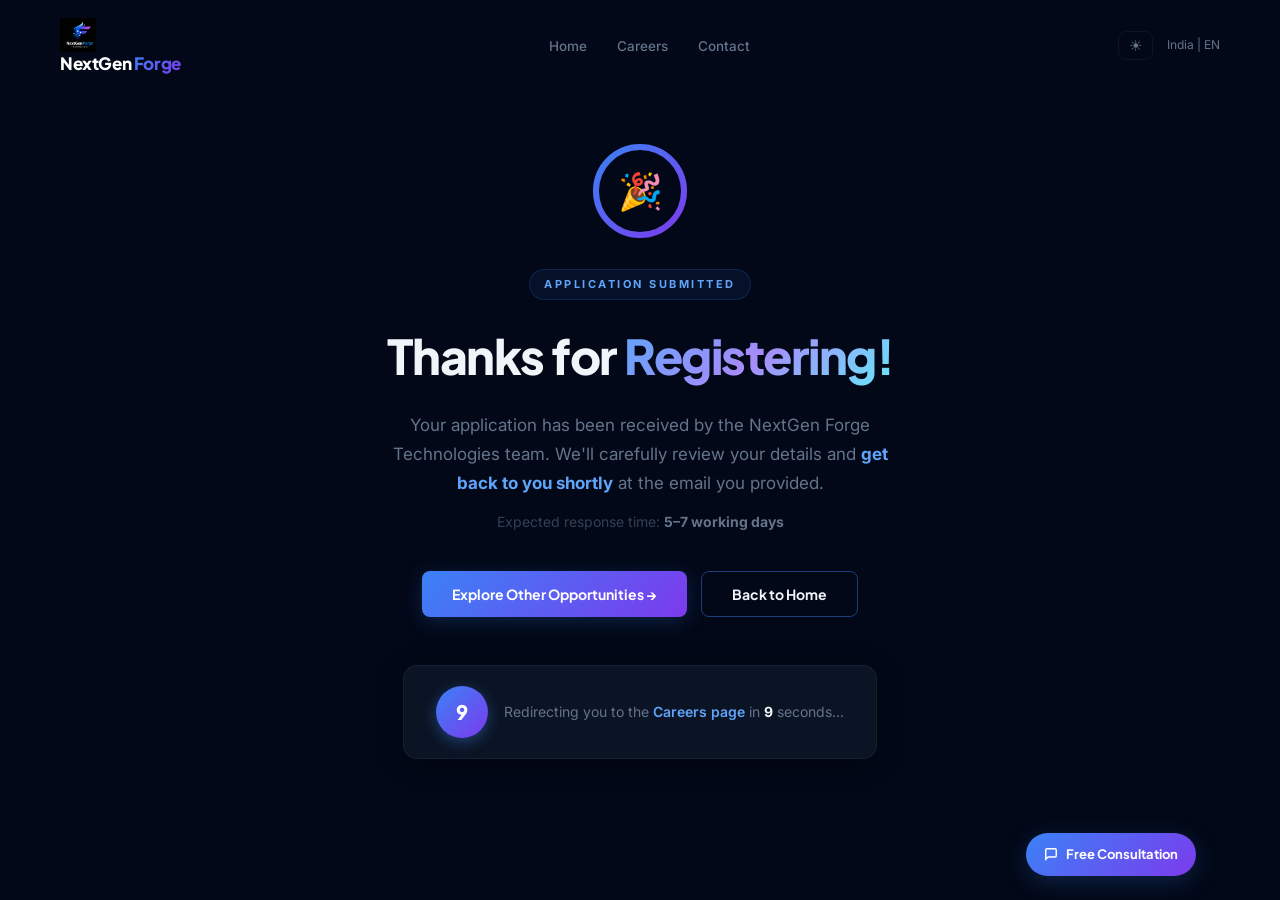
<file: thankyou.html>
<!DOCTYPE html>

<html lang="en">
<head>
<meta charset="utf-8"/>
<meta content="width=device-width, initial-scale=1.0" name="viewport"/>
<title>Thank You | NextGen Forge Technologies</title>
<meta content="noindex, nofollow" name="robots"/>
<link href="IMG_20260312_210306%20(1).png" rel="icon" type="image/png"/>
<link href="style.min.css" rel="stylesheet"/>
<script defer="" src="script.js"></script>
<meta content="Thank you for reaching out or applying. Our team at NextGen Forge Technologies will review your submission and get back to you shortly." name="description"/>
<meta content="IT company Pune, software development Maharashtra, AI solutions India, cybersecurity company, web development Pune, NextGen Forge Technologies, Python developer, MERN stack" name="keywords"/>
<link href="https://www.nextgenforgetechnologies.com/thankyou.html" rel="canonical"/>
<meta content="website" property="og:type"/>
<meta content="https://www.nextgenforgetechnologies.com/thankyou.html" property="og:url"/>
<meta content="Thank You | NextGen Forge Technologies" property="og:title"/>
<meta content="Thank you for reaching out or applying. Our team at NextGen Forge Technologies will review your submission and get back to you shortly." property="og:description"/>
<meta content="https://www.nextgenforgetechnologies.com/IMG_20260312_210306%20(1).png" property="og:image"/>
<meta content="NextGen Forge Technologies" property="og:site_name"/>
<meta content="summary_large_image" name="twitter:card"/>
<meta content="Thank You | NextGen Forge Technologies" name="twitter:title"/>
<meta content="Thank you for reaching out or applying. Our team at NextGen Forge Technologies will review your submission and get back to you shortly." name="twitter:description"/>
<meta content="https://www.nextgenforgetechnologies.com/IMG_20260312_210306%20(1).png" name="twitter:image"/>
</head>
<body>
<header class="navbar" id="navbar" style="top:0;">
<a class="logo" href="index.html">
<img alt="NextGen Forge Technologies" class="logo-img" loading="lazy" src="IMG_20260312_210306%20(1).png"/>
<span class="logo-text">NextGen <span class="logo-accent">Forge</span></span>
</a>
<nav>
<ul>
<li><a href="index.html">Home</a></li>
<li><a href="careers.html">Careers</a></li>
<li><a href="contact.html">Contact</a></li>
</ul>
</nav>
<div class="right-menu"><span>India | EN</span></div>
</header>
<div class="centered-page" style="gap:0;">
<!-- Success icon with animated ring -->
<div style="position:relative;width:100px;height:100px;margin-bottom:28px;">
<svg style="position:absolute;inset:0;width:100%;height:100%;animation:spin-ring 1s ease-out forwards;" viewbox="0 0 100 100">
<circle cx="50" cy="50" fill="none" r="44" stroke="rgba(59,130,246,0.15)" stroke-width="6"></circle>
<circle cx="50" cy="50" fill="none" r="44" stroke="url(#successGrad)" stroke-dasharray="276" stroke-dashoffset="276" stroke-width="6" style="animation:draw-circle 0.8s ease forwards 0.2s;"></circle>
<defs>
<lineargradient id="successGrad" x1="0%" x2="100%" y1="0%" y2="100%">
<stop offset="0%" stop-color="#3b82f6"></stop>
<stop offset="100%" stop-color="#7c3aed"></stop>
</lineargradient>
</defs>
</svg>
<div style="position:absolute;inset:0;display:flex;align-items:center;justify-content:center;font-size:36px;animation:pop-in 0.4s ease 0.7s both;">🎉</div>
</div>
<div class="section-label" style="margin-bottom:16px;">Application Submitted</div>
<h1 style="font-size:clamp(28px,4vw,48px);margin-bottom:16px;">
    Thanks for <span class="gradient-text">Registering!</span>
</h1>
<p style="max-width:520px;margin-bottom:12px;">
    Your application has been received by the NextGen Forge Technologies team.
    We'll carefully review your details and <strong style="color:var(--accent-light);">get back to you shortly</strong> at the email you provided.
  </p>
<p style="font-size:14px;color:var(--text-subtle);margin-bottom:36px;">
    Expected response time: <strong style="color:var(--text-muted);">5–7 working days</strong>
</p>
<!-- CTA Buttons -->
<div style="display:flex;gap:14px;flex-wrap:wrap;justify-content:center;margin-bottom:48px;">
<button class="btn-primary" onclick="location.href='careers.html'">
      Explore Other Opportunities →
    </button>
<button class="btn-secondary" onclick="location.href='index.html'">
      Back to Home
    </button>
</div>
<!-- Countdown redirect block -->
<div id="countdownBlock" style="
    background:var(--bg-card);
    border:1px solid var(--border-card);
    border-radius:var(--radius);
    padding:20px 32px;
    display:flex;
    align-items:center;
    gap:16px;
    font-size:14px;
    color:var(--text-muted);
    box-shadow:var(--shadow-card);
  ">
<div id="countdownNumber" style="
      width:52px;height:52px;border-radius:50%;
      background:linear-gradient(135deg,var(--accent),var(--accent-2));
      display:flex;align-items:center;justify-content:center;
      font-size:20px;font-weight:800;font-family:var(--font-heading);
      color:#fff;flex-shrink:0;
      box-shadow:0 4px 14px rgba(59,130,246,0.4);
    ">10</div>
<span>Redirecting you to the <a href="careers.html" style="color:var(--accent-light);text-decoration:none;font-weight:600;">Careers page</a> in <strong id="countdownText" style="color:var(--text-primary);">10</strong> seconds…</span>
</div>
</div>
<style>
  @keyframes draw-circle {
    to { stroke-dashoffset: 0; }
  }
  @keyframes pop-in {
    from { opacity:0; transform:scale(0.4); }
    to   { opacity:1; transform:scale(1); }
  }
</style>
<script>
  // Countdown timer — redirect to careers.html
  (function() {
    var count = 10;
    var numEl = document.getElementById('countdownNumber');
    var txtEl = document.getElementById('countdownText');

    var timer = setInterval(function() {
      count--;
      if (numEl) numEl.textContent = count;
      if (txtEl) txtEl.textContent = count;

      if (count <= 0) {
        clearInterval(timer);
        window.location.href = 'careers.html';
      }
    }, 1000);

    // If user clicks either button, cancel the auto-redirect
    document.querySelectorAll('button').forEach(function(btn) {
      btn.addEventListener('click', function() {
        clearInterval(timer);
        var cb = document.getElementById('countdownBlock');
        if (cb) cb.style.display = 'none';
      });
    });
  })();
</script>
</body>
</html>
</file>
<file: style.min.css>
@import url('https://fonts.googleapis.com/css2?family=Plus+Jakarta+Sans:ital,wght@0,300;0,400;0,500;0,600;0,700;0,800;1,400&family=Inter:wght@300;400;500;600&display=swap');*,*::before,*::after{margin:0;padding:0;box-sizing:border-box;}:root{--bg-primary:#020817;--bg-secondary:#080f20;--bg-card:#0b1424;--bg-card-hover:#0f1a2e;--accent:#3b82f6;--accent-light:#60a5fa;--accent-glow:rgba(59,130,246,0.22);--accent-2:#7c3aed;--accent-2-light:#a78bfa;--success:#22c55e;--text-primary:#f1f5f9;--text-secondary:#cbd5e1;--text-muted:#64748b;--text-subtle:#334155;--border:rgba(59,130,246,0.12);--border-hover:rgba(59,130,246,0.45);--border-card:rgba(148,163,184,0.08);--radius-sm:8px;--radius:14px;--radius-lg:20px;--shadow-card:0 4px 24px rgba(0,0,0,0.35);--shadow-hover:0 16px 48px rgba(0,0,0,0.5),0 0 0 1px rgba(59,130,246,0.15);--transition:all 0.28s cubic-bezier(0.4,0,0.2,1);--font-heading:'Plus Jakarta Sans',sans-serif;--font-body:'Inter',sans-serif;--max-width:1200px;}html{scroll-behavior:smooth;}body{background:var(--bg-primary);color:var(--text-primary);font-family:var(--font-body);font-size:16px;line-height:1.65;overflow-x:hidden;-webkit-font-smoothing:antialiased;}.scroll-progress{position:fixed;top:0;left:0;height:3px;background:linear-gradient(90deg,var(--accent),var(--accent-2));width:0%;z-index:9999;transition:width 0.1s linear;}.notification-bar{background:linear-gradient(90deg,rgba(59,130,246,0.1),rgba(124,58,237,0.08));border-bottom:1px solid var(--border);text-align:center;padding:10px 20px;font-size:13px;font-family:var(--font-body);color:var(--text-secondary);position:relative;z-index:1001;}.notification-bar a{color:var(--accent-light);text-decoration:none;font-weight:600;margin-left:8px;}.notification-bar a:hover{text-decoration:underline;}.notif-close{position:absolute;right:16px;top:50%;transform:translateY(-50%);background:none;border:none;color:var(--text-muted);cursor:pointer;font-size:18px;line-height:1;}.section-label{display:inline-block;font-size:11px;font-weight:700;letter-spacing:2.5px;text-transform:uppercase;color:var(--accent-light);background:rgba(59,130,246,0.08);padding:5px 14px;border-radius:100px;border:1px solid rgba(59,130,246,0.18);margin-bottom:14px;font-family:var(--font-body);}section h2{font-family:var(--font-heading);font-size:36px;font-weight:800;background:linear-gradient(135deg,#f1f5f9 30%,#94a3b8);-webkit-background-clip:text;-webkit-text-fill-color:transparent;background-clip:text;margin-bottom:12px;letter-spacing:-0.5px;}.reveal{opacity:0;transform:translateY(28px);transition:opacity 0.7s cubic-bezier(0.2, 0.8, 0.2, 1), transform 0.7s cubic-bezier(0.2, 0.8, 0.2, 1);}.reveal.visible{opacity:1;transform:translateY(0);}.reveal[data-delay="0"] { transition-delay: 0ms; }.reveal[data-delay="100"] { transition-delay: 100ms; }.reveal[data-delay="200"] { transition-delay: 200ms; }.reveal[data-delay="300"] { transition-delay: 300ms; }.reveal[data-delay="400"] { transition-delay: 400ms; }.back-to-top{position:fixed;bottom:28px;right:24px;width:44px;height:44px;background:linear-gradient(135deg,var(--accent),var(--accent-2));border:none;border-radius:12px;color:#fff;font-size:18px;cursor:pointer;display:flex;align-items:center;justify-content:center;box-shadow:0 8px 24px rgba(59,130,246,0.35);transition:var(--transition);opacity:0;transform:translateY(12px);pointer-events:none;z-index:800;}.back-to-top.visible{opacity:1;transform:translateY(0);pointer-events:all;}.back-to-top:hover{transform:translateY(-3px);box-shadow:0 12px 32px rgba(59,130,246,0.5);}.navbar{display:flex;justify-content:space-between;align-items:center;padding:18px 60px;position:fixed;top:41px;width:100%;z-index:1000;transition:var(--transition);background:transparent;}.navbar.scrolled{background:rgba(2,8,23,0.9);backdrop-filter:blur(20px);-webkit-backdrop-filter:blur(20px);border-bottom:1px solid var(--border);padding:12px 60px;top:0;}.logo{display:flex;flex-direction:column;align-items:flex-start;gap:3px;text-decoration:none;cursor:pointer;}.logo-img{height:34px;width:auto;object-fit:contain;display:block;}.footer-logo-img{height:26px;}.logo-text{font-size:17px;font-weight:800;font-family:var(--font-heading);color:#fff;letter-spacing:-0.4px;line-height:1;}.logo-accent{background:linear-gradient(135deg,var(--accent),var(--accent-2));-webkit-background-clip:text;-webkit-text-fill-color:transparent;background-clip:text;}nav ul{display:flex;list-style:none;gap:4px;}nav a{text-decoration:none;color:var(--text-muted);font-size:13.5px;font-weight:500;font-family:var(--font-body);padding:7px 13px;border-radius:var(--radius-sm);transition:var(--transition);}nav a:hover{color:#fff;background:rgba(255,255,255,0.055);}nav a.active{color:var(--accent-light);}.right-menu{display:flex;gap:14px;align-items:center;}.right-menu span{font-size:12px;color:var(--text-muted);}.search-bar{display:flex;align-items:center;background:rgba(255,255,255,0.04);border:1px solid var(--border);border-radius:var(--radius-sm);padding:7px 13px;gap:8px;transition:var(--transition);}.search-bar:focus-within{border-color:var(--accent);background:rgba(59,130,246,0.05);}.search-bar input{background:none;border:none;outline:none;color:#fff;font-size:13px;font-family:var(--font-body);width:130px;}.search-bar input::placeholder{color:var(--text-muted);}.hamburger{display:none;flex-direction:column;gap:5px;background:none;border:none;cursor:pointer;padding:4px;z-index:995;}.hamburger span{display:block;width:22px;height:2px;background:#fff;border-radius:4px;transition:var(--transition);}.hamburger.open span:nth-child(1){transform:translateY(7px) rotate(45deg);}.hamburger.open span:nth-child(2){opacity:0;}.hamburger.open span:nth-child(3){transform:translateY(-7px) rotate(-45deg);}.mobile-nav-overlay{position:fixed;inset:0;background:rgba(2,8,23,0.6);backdrop-filter:blur(8px);z-index:990;opacity:0;visibility:hidden;transition:var(--transition);}.mobile-nav-overlay.open{opacity:1;visibility:visible;}.mobile-nav{position:fixed;top:0;right:0;bottom:0;width:300px;max-width:85vw;background:var(--bg-card);border-left:1px solid var(--border-card);box-shadow:var(--shadow-hover);z-index:991;display:flex;flex-direction:column;padding:80px 30px 40px;transform:translateX(100%);transition:transform 0.4s cubic-bezier(0.2, 0.8, 0.2, 1);overflow-y:auto;}.mobile-nav.open{transform:translateX(0);}.mobile-nav a{font-size:18px;font-family:var(--font-heading);font-weight:700;color:var(--text-secondary);text-decoration:none;padding:14px 0;border-bottom:1px solid var(--border-card);transition:var(--transition);}.mobile-nav a:last-of-type{border-bottom:none;}.mobile-nav a:hover{color:var(--accent-light);transform:translateX(5px);}.mobile-nav-cta{margin-top:auto;padding-top:30px;display:flex;flex-direction:column;gap:12px;}.mobile-nav-cta p{font-size:12px;color:var(--text-muted);margin-bottom:4px;}.mobile-nav-cta .mobile-email{color:var(--text-primary);text-decoration:none;font-size:14px;font-weight:600;}.has-dropdown{position:relative;}.mega-menu{position:absolute;top:100%;left:50%;transform:translateX(-50%) translateY(10px);width:640px;background:var(--bg-card);border:1px solid var(--border-card);border-radius:var(--radius);padding:24px;box-shadow:var(--shadow-hover);opacity:0;visibility:hidden;transition:var(--transition);z-index:100;}.has-dropdown:hover .mega-menu{opacity:1;visibility:visible;transform:translateX(-50%) translateY(15px);}.mega-menu::before{content:"";position:absolute;top:-15px;left:0;right:0;height:15px;background:transparent;}.mega-menu-grid{display:grid;grid-template-columns:1fr 1fr;gap:12px;}.mega-item{display:flex;align-items:flex-start;gap:14px;padding:16px;border-radius:10px;text-decoration:none;transition:var(--transition);background:transparent;border:1px solid transparent;}.mega-item:hover{background:rgba(255,255,255,0.02);border-color:var(--border-card);transform:translateY(-2px);}.mega-icon{width:40px;height:40px;border-radius:8px;background:linear-gradient(135deg,rgba(59,130,246,0.14),rgba(124,58,237,0.1));border:1px solid rgba(59,130,246,0.18);display:flex;align-items:center;justify-content:center;font-size:9px;font-weight:800;color:var(--accent-light);flex-shrink:0;}.mega-text{display:flex;flex-direction:column;gap:3px;}.mega-title{font-size:13.5px;font-weight:700;font-family:var(--font-heading);color:var(--text-primary);}.mega-desc{font-size:12px;color:var(--text-muted);line-height:1.5;}[data-theme="light"] .mega-menu{background:#fff;border-color:var(--border-card);box-shadow:var(--shadow-hover);}[data-theme="light"] .mega-item:hover{background:#f8fafc;}[data-theme="light"] .mega-title{color:#0f172a;}.region-selector{position:relative;cursor:pointer;}.region-active{display:flex;align-items:center;gap:6px;font-size:12px;color:var(--text-muted);font-family:var(--font-body);padding:6px 0;transition:var(--transition);}.region-active:hover{color:var(--accent-light);}.region-active svg:first-child{color:var(--text-muted);transition:var(--transition);}.region-active:hover svg:first-child{color:var(--accent-light);}.region-caret{transition:transform 0.3s ease;}.region-selector:hover .region-caret{transform:rotate(180deg);}.region-dropdown{position:absolute;top:100%;right:0;width:180px;background:var(--bg-card);border:1px solid var(--border-card);border-radius:var(--radius-sm);padding:8px;box-shadow:var(--shadow-card);opacity:0;visibility:hidden;transform:translateY(10px);transition:var(--transition);z-index:90;}.region-selector:hover .region-dropdown{opacity:1;visibility:visible;transform:translateY(10px);}.region-dropdown::before{content:"";position:absolute;top:-10px;left:0;right:0;height:10px;background:transparent;}.region-item{padding:8px 12px;font-size:12.5px;color:var(--text-secondary);border-radius:6px;transition:var(--transition);}.region-item:hover{background:rgba(255,255,255,0.04);color:#fff;}.region-item.active{background:rgba(59,130,246,0.1);color:var(--accent-light);font-weight:600;}.region-dropdown.region-open{opacity:1;visibility:visible;transform:translateY(10px);}[data-theme="light"] .region-dropdown{background:#fff;}[data-theme="light"] .region-item{color:#334155;}[data-theme="light"] .region-item:hover{background:#f1f5f9;color:#0f172a;}.hero{min-height:100vh;display:flex;flex-direction:column;align-items:center;justify-content:center;text-align:center;padding:160px 40px 100px;position:relative;overflow:hidden;}.hero::before{content:"";position:absolute;width:700px;height:700px;background:radial-gradient(circle,rgba(59,130,246,0.08) 0%,transparent 60%);top:5%;left:50%;transform:translateX(-50%);animation:orb1 7s ease-in-out infinite alternate;pointer-events:none;}.hero::after{content:"";position:absolute;width:500px;height:500px;background:radial-gradient(circle,rgba(124,58,237,0.06) 0%,transparent 65%);bottom:10%;right:5%;animation:orb2 9s ease-in-out infinite alternate;pointer-events:none;}@keyframes orb1{0%{opacity:0.5;transform:translateX(-50%) scale(0.95);}100%{opacity:1;transform:translateX(-50%) scale(1.1);}}@keyframes orb2{0%{opacity:0.4;transform:scale(1);}100%{opacity:0.8;transform:scale(1.12);}}.hero-badge{display:inline-flex;align-items:center;gap:8px;font-size:12.5px;font-weight:600;font-family:var(--font-body);color:var(--accent-light);background:rgba(59,130,246,0.08);border:1px solid rgba(59,130,246,0.25);padding:7px 18px;border-radius:100px;margin-bottom:28px;animation:fadeDown 0.8s ease forwards;}.hero-badge::before{content:"";width:7px;height:7px;background:var(--success);border-radius:50%;box-shadow:0 0 8px var(--success);animation:blink 2s ease infinite;}@keyframes blink{0%,100%{opacity:1;}50%{opacity:0.3;}}@keyframes fadeDown{from{opacity:0;transform:translateY(-14px);}to{opacity:1;transform:translateY(0);}}.hero h1{font-family:var(--font-heading);font-size:clamp(42px,5.5vw,74px);font-weight:800;line-height:1.08;letter-spacing:-2.5px;max-width:920px;margin-bottom:22px;animation:fadeUp 0.9s ease 0.1s both;}.gradient-text{background:linear-gradient(135deg,var(--accent-light),var(--accent-2-light),#67e8f9);-webkit-background-clip:text;-webkit-text-fill-color:transparent;background-clip:text;}.hero p{font-size:17px;color:var(--text-secondary);max-width:560px;margin-bottom:40px;line-height:1.75;animation:fadeUp 0.9s ease 0.2s both;}.hero-buttons{display:flex;gap:14px;flex-wrap:wrap;justify-content:center;animation:fadeUp 0.9s ease 0.3s both;}@keyframes fadeUp{from{opacity:0;transform:translateY(20px);}to{opacity:1;transform:translateY(0);}}.hero-scroll-hint{position:absolute;bottom:36px;left:50%;transform:translateX(-50%);display:flex;flex-direction:column;align-items:center;gap:6px;font-size:11px;color:var(--text-muted);letter-spacing:1.5px;text-transform:uppercase;font-family:var(--font-body);animation:fadeUp 1s ease 0.6s both;}.scroll-line{width:1px;height:40px;background:linear-gradient(to bottom,var(--accent),transparent);animation:scrollLine 2s ease infinite;}@keyframes scrollLine{0%{transform:scaleY(0);transform-origin:top;opacity:1;}50%{transform:scaleY(1);transform-origin:top;}100%{transform:scaleY(1);opacity:0;}}.btn-primary{padding:13px 30px;background:linear-gradient(135deg,var(--accent),var(--accent-2));border:none;color:white;font-size:14px;font-weight:700;font-family:var(--font-heading);border-radius:var(--radius-sm);cursor:pointer;transition:var(--transition);box-shadow:0 4px 20px var(--accent-glow);position:relative;overflow:hidden;}.btn-primary:hover{transform:translateY(-2px);box-shadow:0 8px 36px rgba(59,130,246,0.45);}.btn-secondary{padding:13px 30px;background:transparent;border:1px solid var(--border-hover);color:var(--text-primary);font-size:14px;font-weight:700;font-family:var(--font-heading);border-radius:var(--radius-sm);cursor:pointer;transition:var(--transition);}.btn-secondary:hover{background:rgba(255,255,255,0.055);border-color:var(--accent-light);transform:translateY(-2px);color:#fff;}.btn-shine::after{content:"";position:absolute;top:0;left:-100%;width:50%;height:100%;background:linear-gradient(to right,rgba(255,255,255,0) 0%,rgba(255,255,255,0.3) 50%,rgba(255,255,255,0) 100%);transform:skewX(-20deg);animation:shine 4s infinite;}@keyframes shine{0%{left:-100%;}20%{left:200%;}100%{left:200%;}}.stats-strip{display:flex;justify-content:center;border-top:1px solid var(--border-card);border-bottom:1px solid var(--border-card);background:rgba(255,255,255,0.012);flex-wrap:wrap;}.stat-item{text-align:center;padding:48px 60px;border-right:1px solid var(--border-card);flex:1;min-width:160px;}.stat-item:last-child{border-right:none;}.stat-number{font-size:38px;font-weight:800;font-family:var(--font-heading);background:linear-gradient(135deg,var(--accent-light),var(--accent-2-light));-webkit-background-clip:text;-webkit-text-fill-color:transparent;background-clip:text;display:block;line-height:1;margin-bottom:8px;}.stat-label{font-size:13px;color:var(--text-muted);font-weight:500;}.services{padding:110px 60px;text-align:center;}.services-inner,.clients-inner,.insights-inner,.tech-inner,.why-inner,.testimonials-inner{max-width:var(--max-width);margin:0 auto;}.service-container{display:grid;grid-template-columns:repeat(3,1fr);gap:20px;margin-top:52px;}.service-card{background:var(--bg-card);padding:34px 26px;border-radius:var(--radius);border:1px solid var(--border-card);text-align:left;transition:var(--transition);cursor:pointer;position:relative;overflow:hidden;}.service-card::before{content:"";position:absolute;inset:0;background:linear-gradient(135deg,rgba(59,130,246,0.04),rgba(124,58,237,0.025));opacity:0;transition:var(--transition);}.service-card:hover{border-color:var(--border-hover);transform:translateY(-5px);box-shadow:var(--shadow-hover);background:var(--bg-card-hover);}.service-card:hover::before{opacity:1;}.service-icon{width:46px;height:46px;border-radius:11px;display:flex;align-items:center;justify-content:center;font-size:10px;font-weight:800;letter-spacing:0.5px;color:var(--accent-light);font-family:var(--font-body);margin-bottom:20px;background:linear-gradient(135deg,rgba(59,130,246,0.14),rgba(124,58,237,0.1));border:1px solid rgba(59,130,246,0.18);}.service-card h3{font-family:var(--font-heading);font-size:17px;font-weight:700;color:var(--text-primary);margin-bottom:10px;}.service-card p{font-size:13.5px;color:var(--text-muted);line-height:1.72;}.card-arrow{display:inline-flex;align-items:center;gap:6px;font-size:12.5px;color:var(--accent-light);font-weight:600;margin-top:18px;transition:var(--transition);font-family:var(--font-body);}.service-card:hover .card-arrow{gap:10px;}.why-section{padding:110px 60px;background:rgba(255,255,255,0.013);border-top:1px solid var(--border-card);border-bottom:1px solid var(--border-card);}.why-section .section-center{text-align:center;}.why-grid{display:grid;grid-template-columns:repeat(4,1fr);gap:20px;margin-top:52px;}.why-card{background:var(--bg-card);border:1px solid var(--border-card);border-radius:var(--radius);padding:32px 24px;text-align:left;transition:var(--transition);position:relative;overflow:hidden;}.why-card::after{content:"";position:absolute;bottom:0;left:0;right:0;height:2px;background:linear-gradient(90deg,var(--accent),var(--accent-2));transform:scaleX(0);transform-origin:left;transition:var(--transition);}.why-card:hover{border-color:var(--border-hover);transform:translateY(-4px);}.why-card:hover::after{transform:scaleX(1);}.why-number{font-size:38px;font-weight:800;font-family:var(--font-heading);background:linear-gradient(135deg,var(--accent),var(--accent-2));-webkit-background-clip:text;-webkit-text-fill-color:transparent;background-clip:text;line-height:1;margin-bottom:16px;opacity:0.45;}.why-card h3{font-family:var(--font-heading);font-size:16px;font-weight:700;margin-bottom:10px;}.why-card p{font-size:13.5px;color:var(--text-muted);line-height:1.72;}.tech-section{padding:110px 60px;text-align:center;}.tech-categories{display:flex;flex-direction:column;gap:32px;margin-top:52px;text-align:left;}.tech-category h4{font-family:var(--font-heading);font-size:11.5px;font-weight:700;letter-spacing:2px;text-transform:uppercase;color:var(--text-muted);margin-bottom:12px;}.tech-chips{display:flex;flex-wrap:wrap;gap:10px;}.tech-chip{background:var(--bg-card);border:1px solid var(--border-card);border-radius:var(--radius-sm);padding:8px 16px;font-size:13px;font-weight:600;font-family:var(--font-body);color:var(--text-secondary);transition:var(--transition);cursor:default;}.tech-chip:hover{border-color:var(--border-hover);color:var(--accent-light);background:rgba(59,130,246,0.06);}.clients{padding:110px 60px;text-align:center;background:rgba(255,255,255,0.013);border-top:1px solid var(--border-card);border-bottom:1px solid var(--border-card);}.client-box{display:grid;grid-template-columns:repeat(3,1fr);gap:20px;margin-top:52px;}.client-card{background:var(--bg-card);padding:34px 26px;border-radius:var(--radius);border:1px solid var(--border-card);text-align:left;transition:var(--transition);display:flex;flex-direction:column;}.client-card:hover{border-color:var(--border-hover);transform:translateY(-4px);box-shadow:var(--shadow-hover);}.client-card-header{display:flex;justify-content:space-between;align-items:center;margin-bottom:16px;}.client-tag{display:inline-block;font-size:10.5px;font-weight:700;letter-spacing:1.2px;text-transform:uppercase;padding:4px 10px;border-radius:6px;font-family:var(--font-body);}.client-metrics{display:flex;align-items:center;gap:4px;font-size:12px;font-weight:600;color:var(--success);background:rgba(34,197,94,0.1);padding:4px 10px;border-radius:6px;border:1px solid rgba(34,197,94,0.2);}.tag-ai{background:rgba(59,130,246,0.1);color:#93c5fd;border:1px solid rgba(59,130,246,0.18);}.tag-sec{background:rgba(239,68,68,0.09);color:#fca5a5;border:1px solid rgba(239,68,68,0.18);}.tag-cloud{background:rgba(168,85,247,0.1);color:#d8b4fe;border:1px solid rgba(168,85,247,0.18);}.client-card h3{font-family:var(--font-heading);font-size:17px;font-weight:700;margin-bottom:10px;}.client-card p{font-size:13.5px;color:var(--text-muted);line-height:1.72;flex:1;}.client-result{margin-top:20px;padding-top:16px;border-top:1px solid var(--border-card);font-size:12.5px;color:var(--text-secondary);font-weight:500;font-family:var(--font-body);margin-bottom:16px;}.read-case-study{display:inline-flex;align-items:center;gap:6px;font-size:13px;font-weight:600;color:var(--accent-light);text-decoration:none;transition:var(--transition);}.read-case-study .arrow{transition:transform 0.3s ease;}.client-card:hover .read-case-study .arrow{transform:translateX(4px);}.testimonials-section{padding:110px 60px;text-align:center;}.testimonials-track{display:grid;grid-template-columns:repeat(3,1fr);gap:20px;margin-top:52px;}.testimonial-card{background:var(--bg-card);border:1px solid var(--border-card);border-radius:var(--radius);padding:34px 28px;text-align:left;transition:var(--transition);}.testimonial-card:hover{border-color:var(--border-hover);transform:translateY(-4px);box-shadow:var(--shadow-hover);}.quote-mark{font-size:52px;font-family:Georgia,serif;color:var(--accent);opacity:0.22;line-height:1;margin-bottom:12px;display:block;}.testimonial-card blockquote{font-size:14.5px;color:var(--text-secondary);line-height:1.78;font-style:italic;margin-bottom:24px;border:none;}.testimonial-author{display:flex;align-items:center;gap:14px;}.author-avatar{width:44px;height:44px;border-radius:50%;background:linear-gradient(135deg,var(--accent),var(--accent-2));display:flex;align-items:center;justify-content:center;font-size:13px;font-weight:800;font-family:var(--font-heading);color:#fff;flex-shrink:0;}.author-info p:first-child{font-size:14px;font-weight:700;font-family:var(--font-heading);color:var(--text-primary);}.author-info p:last-child{font-size:12px;color:var(--text-muted);margin-top:2px;}.testimonial-stars{color:#fbbf24;font-size:13px;letter-spacing:1px;margin-bottom:14px;}.careers{text-align:center;padding:110px 60px;background:linear-gradient(135deg,rgba(59,130,246,0.06),rgba(124,58,237,0.04));border-top:1px solid var(--border-card);border-bottom:1px solid var(--border-card);}.careers h2{font-family:var(--font-heading);font-size:40px;font-weight:800;-webkit-text-fill-color:var(--text-primary);background:none;}.careers p{color:var(--text-muted);max-width:520px;margin:0 auto 36px;font-size:16px;}.insights{padding:110px 60px;text-align:center;}.insight-container{display:grid;grid-template-columns:repeat(3,1fr);gap:20px;margin-top:52px;}.insight-card{background:var(--bg-card);border-radius:var(--radius);border:1px solid var(--border-card);overflow:hidden;transition:var(--transition);text-align:left;}.insight-card:hover{border-color:var(--border-hover);transform:translateY(-5px);box-shadow:var(--shadow-hover);}.insight-img{width:100%;height:150px;background:linear-gradient(135deg,rgba(59,130,246,0.1),rgba(124,58,237,0.07));display:flex;align-items:center;justify-content:center;font-size:11px;font-weight:800;letter-spacing:3.5px;text-transform:uppercase;color:rgba(147,197,253,0.4);font-family:var(--font-heading);border-bottom:1px solid var(--border-card);}.insight-body{padding:22px;}.insight-meta{display:flex;gap:10px;align-items:center;margin-bottom:10px;}.insight-tag{font-size:10.5px;font-weight:700;letter-spacing:0.8px;text-transform:uppercase;color:var(--accent-light);background:rgba(59,130,246,0.09);padding:3px 8px;border-radius:5px;font-family:var(--font-body);}.insight-date{font-size:12px;color:var(--text-muted);}.insight-card h3{font-family:var(--font-heading);font-size:15.5px;font-weight:700;margin-bottom:8px;line-height:1.45;}.insight-card p{font-size:13.5px;color:var(--text-muted);line-height:1.68;}.cta-banner{padding:100px 60px;text-align:center;background:linear-gradient(135deg,rgba(59,130,246,0.09),rgba(124,58,237,0.07));border-top:1px solid var(--border-card);}.cta-banner h2{font-family:var(--font-heading);font-size:44px;font-weight:800;letter-spacing:-1px;-webkit-text-fill-color:var(--text-primary);background:none;margin-bottom:16px;}.cta-banner p{color:var(--text-muted);font-size:17px;max-width:520px;margin:0 auto 36px;}.cta-buttons{display:flex;gap:14px;justify-content:center;flex-wrap:wrap;}footer{background:#010712;border-top:1px solid var(--border-card);padding:80px 60px 0;position:relative;overflow:hidden;}footer::before{content:"";position:absolute;inset:0;background-image:linear-gradient(rgba(255,255,255,0.03) 1px,transparent 1px),linear-gradient(90deg,rgba(255,255,255,0.03) 1px,transparent 1px);background-size:40px 40px;opacity:0.6;z-index:0;pointer-events:none;}footer::after{content:"";position:absolute;inset:0;background:radial-gradient(circle at center,transparent 20%,#010712 90%);z-index:1;pointer-events:none;}.footer-container{display:flex;justify-content:space-between;gap:60px;max-width:var(--max-width);margin:0 auto;position:relative;z-index:2;}.footer-left{max-width:280px;}.footer-left .logo{margin-bottom:16px;}.footer-left p{font-size:13.5px;color:var(--text-muted);line-height:1.72;margin-bottom:24px;}.footer-socials{display:flex;gap:8px;}.social-btn{width:34px;height:34px;border-radius:var(--radius-sm);background:rgba(255,255,255,0.04);border:1px solid var(--border-card);display:flex;align-items:center;justify-content:center;font-size:10px;font-weight:800;font-family:var(--font-body);cursor:pointer;transition:var(--transition);text-decoration:none;color:var(--text-muted);}.social-btn:hover{background:rgba(59,130,246,0.12);border-color:var(--accent);color:var(--accent-light);transform:translateY(-2px);}.footer-links{display:flex;gap:70px;position:relative;z-index:2;}.footer-links h4{font-family:var(--font-heading);font-size:12px;font-weight:700;letter-spacing:1.5px;text-transform:uppercase;color:var(--text-primary);margin-bottom:18px;}.footer-links ul{list-style:none;}.footer-links li{margin-bottom:10px;}.footer-links a{text-decoration:none;font-size:13.5px;color:var(--text-muted);transition:var(--transition);}.footer-links a:hover{color:var(--accent-light);}.footer-newsletter{max-width:280px;position:relative;z-index:2;}.footer-newsletter h4{font-family:var(--font-heading);font-size:12px;font-weight:700;letter-spacing:1.5px;text-transform:uppercase;color:var(--text-primary);margin-bottom:10px;}.footer-newsletter p{font-size:13px;color:var(--text-muted);margin-bottom:14px;line-height:1.6;}.newsletter-form{display:flex;gap:8px;}.newsletter-form input{flex:1;background:rgba(255,255,255,0.04);border:1px solid var(--border-card);border-radius:var(--radius-sm);padding:10px 14px;color:#fff;font-size:13px;font-family:var(--font-body);outline:none;transition:var(--transition);}.newsletter-form input::placeholder{color:var(--text-muted);}.newsletter-form input:focus{border-color:var(--accent);}.newsletter-form button{background:linear-gradient(135deg,var(--accent),var(--accent-2));border:none;color:#fff;font-size:13px;font-weight:700;font-family:var(--font-heading);padding:10px 18px;border-radius:var(--radius-sm);cursor:pointer;transition:var(--transition);white-space:nowrap;}.newsletter-form button:hover{opacity:0.88;}.footer-bottom{text-align:center;margin-top:60px;padding:22px 0;border-top:1px solid var(--border-card);font-size:12.5px;color:var(--text-muted);position:relative;z-index:2;}.cookie-banner{position:fixed;bottom:0;left:0;right:0;background:rgba(8,15,32,0.97);border-top:1px solid var(--border-card);backdrop-filter:blur(20px);padding:18px 40px;display:flex;align-items:center;justify-content:space-between;gap:24px;z-index:700;transition:transform 0.4s ease;flex-wrap:wrap;}.cookie-banner.hidden{transform:translateY(100%);}.cookie-banner p{font-size:13px;color:var(--text-muted);max-width:680px;line-height:1.6;}.cookie-banner a{color:var(--accent-light);text-decoration:underline;}.cookie-actions{display:flex;gap:10px;flex-wrap:wrap;}.cookie-accept{padding:8px 20px;background:linear-gradient(135deg,var(--accent),var(--accent-2));border:none;color:#fff;font-size:13px;font-weight:700;font-family:var(--font-heading);border-radius:var(--radius-sm);cursor:pointer;}.cookie-decline{padding:8px 20px;background:transparent;border:1px solid var(--border-card);color:var(--text-muted);font-size:13px;font-weight:600;font-family:var(--font-heading);border-radius:var(--radius-sm);cursor:pointer;transition:var(--transition);}.cookie-decline:hover{border-color:var(--border-hover);color:var(--text-primary);}.page-hero{padding:170px 60px 90px;text-align:center;background:linear-gradient(180deg,rgba(59,130,246,0.05) 0%,transparent 100%);border-bottom:1px solid var(--border-card);}.page-hero h1{font-family:var(--font-heading);font-size:52px;font-weight:800;letter-spacing:-1.5px;margin-bottom:16px;line-height:1.05;}.page-hero p{color:var(--text-muted);font-size:17px;max-width:540px;margin:0 auto;line-height:1.72;}.form-group{margin-bottom:24px;position:relative;}.form-group label{position:absolute;top:14px;left:15px;font-size:14px;font-family:var(--font-body);color:var(--text-muted);pointer-events:none;transition:var(--transition);background:var(--bg-card);padding:0 4px;border-radius:3px;}.form-group input,.form-group textarea,.form-group select{width:100%;background:var(--bg-card);border:1px solid var(--border-card);border-radius:var(--radius-sm);padding:15px;color:var(--text-primary);font-size:14px;font-family:var(--font-body);outline:none;transition:var(--transition);}.form-group select{cursor:pointer;}.form-group select option{background:var(--bg-secondary);}.form-group input::placeholder,.form-group textarea::placeholder{color:transparent;transition:var(--transition);}.form-group input:focus ~ label,.form-group input:not(:placeholder-shown) ~ label,.form-group textarea:focus ~ label,.form-group textarea:not(:placeholder-shown) ~ label,.form-group select:focus ~ label,.form-group select:not([value=""]) ~ label {top:-9px;font-size:11.5px;font-weight:600;color:var(--accent-light);}.form-group input:focus::placeholder,.form-group textarea:focus::placeholder{color:var(--text-subtle);}.form-group input:focus,.form-group textarea:focus,.form-group select:focus{border-color:var(--accent);box-shadow:0 0 0 3px rgba(59,130,246,0.12);background:rgba(59,130,246,0.025);}.form-group textarea{min-height:130px;resize:vertical;}.radio-group{display:flex;gap:12px;flex-wrap:wrap;padding-top:12px;}.radio-group-label{display:block;font-size:12.5px;font-weight:600;font-family:var(--font-body);color:var(--text-muted);margin-bottom:7px;}.radio-option{display:flex;align-items:center;gap:8px;cursor:pointer;padding:10px 18px;border:1px solid var(--border-card);border-radius:var(--radius-sm);transition:var(--transition);font-size:13.5px;color:var(--text-muted);font-family:var(--font-body);background:var(--bg-card);}.radio-option input{display:none;}.radio-option:has(input:checked){border-color:var(--accent);color:var(--accent-light);background:rgba(59,130,246,0.07);}.radio-option:hover{border-color:var(--border-hover);}.file-upload{border:2px dashed var(--border-card);border-radius:var(--radius-sm);padding:28px;text-align:center;cursor:pointer;transition:var(--transition);margin-bottom:24px;position:relative;}.file-upload:hover{border-color:var(--accent);background:rgba(59,130,246,0.03);}.file-upload input{position:absolute;top:0;left:0;width:100%;height:100%;opacity:0;cursor:pointer;z-index:10;display:block;}.file-upload-label{cursor:pointer;display:flex;flex-direction:column;align-items:center;gap:8px;}.file-upload-icon{width:42px;height:42px;border-radius:10px;background:rgba(59,130,246,0.1);border:1px solid rgba(59,130,246,0.2);display:flex;align-items:center;justify-content:center;font-size:9px;font-weight:800;letter-spacing:1px;color:var(--accent-light);font-family:var(--font-body);}.file-upload-label span{font-size:13.5px;color:var(--text-muted);}.file-upload-label strong{color:var(--accent-light);}.about-grid{display:grid;grid-template-columns:1fr 1fr;gap:70px;align-items:center;padding:100px 60px;max-width:var(--max-width);margin:0 auto;}.about-text h2{font-family:var(--font-heading);font-size:36px;font-weight:800;margin-bottom:20px;-webkit-text-fill-color:var(--text-primary);background:none;}.about-text p{color:var(--text-muted);font-size:15.5px;line-height:1.78;margin-bottom:16px;}.about-visual{background:linear-gradient(135deg,rgba(59,130,246,0.09),rgba(124,58,237,0.06));border:1px solid var(--border-card);border-radius:var(--radius-lg);height:380px;display:flex;align-items:center;justify-content:center;font-size:12px;font-weight:800;font-family:var(--font-heading);letter-spacing:4px;color:rgba(147,197,253,0.22);text-transform:uppercase;}.team-section{padding:100px 60px;text-align:center;background:rgba(255,255,255,0.012);border-top:1px solid var(--border-card);}.team-grid{display:grid;grid-template-columns:repeat(3,1fr);gap:20px;margin-top:52px;max-width:var(--max-width);margin-left:auto;margin-right:auto;}.team-card{background:var(--bg-card);border:1px solid var(--border-card);border-radius:var(--radius);padding:30px 22px;transition:var(--transition);}.team-card:hover{border-color:var(--border-hover);transform:translateY(-4px);box-shadow:var(--shadow-card);}.team-avatar{width:62px;height:62px;border-radius:50%;background:linear-gradient(135deg,var(--accent),var(--accent-2));display:flex;align-items:center;justify-content:center;font-size:17px;font-weight:800;font-family:var(--font-heading);color:#fff;margin:0 auto 14px;}.team-card h3{font-family:var(--font-heading);font-size:15.5px;font-weight:700;}.team-card p{font-size:12.5px;color:var(--text-muted);margin-top:4px;}.careers-list{max-width:860px;margin:0 auto;}.job-card{background:var(--bg-card);border:1px solid var(--border-card);border-radius:var(--radius);padding:26px 30px;margin-bottom:16px;display:flex;justify-content:space-between;align-items:center;gap:20px;transition:var(--transition);}.job-card:hover{border-color:var(--border-hover);transform:translateX(4px);box-shadow:var(--shadow-card);}.job-info h3{font-family:var(--font-heading);font-size:16px;font-weight:700;margin-bottom:8px;}.job-meta{display:flex;gap:8px;flex-wrap:wrap;}.job-tag{font-size:11.5px;padding:3px 10px;border-radius:20px;background:rgba(59,130,246,0.08);color:var(--accent-light);border:1px solid rgba(59,130,246,0.16);font-family:var(--font-body);font-weight:600;}.job-openings{display:inline-block;font-size:11px;font-weight:700;padding:2px 9px;border-radius:20px;background:rgba(34,197,94,0.1);color:#86efac;border:1px solid rgba(34,197,94,0.2);margin-left:8px;font-family:var(--font-body);}.industries-grid{display:grid;grid-template-columns:repeat(3,1fr);gap:20px;padding:80px 60px;max-width:1260px;margin:0 auto;}.industry-card{background:var(--bg-card);border:1px solid var(--border-card);border-radius:var(--radius);padding:34px 26px;transition:var(--transition);}.industry-card:hover{border-color:var(--border-hover);transform:translateY(-5px);box-shadow:var(--shadow-hover);}.industry-icon{width:50px;height:50px;border-radius:12px;background:linear-gradient(135deg,rgba(59,130,246,0.12),rgba(124,58,237,0.08));border:1px solid rgba(59,130,246,0.18);display:flex;align-items:center;justify-content:center;font-size:9px;font-weight:800;letter-spacing:1px;color:var(--accent-light);text-transform:uppercase;font-family:var(--font-body);margin-bottom:20px;}.industry-card h3{font-family:var(--font-heading);font-size:17px;font-weight:700;margin-bottom:10px;}.industry-card p{font-size:13.5px;color:var(--text-muted);line-height:1.72;}.application-page{min-height:100vh;padding:140px 40px 80px;max-width:760px;margin:0 auto;}.application-breadcrumb{font-size:13px;color:var(--text-muted);margin-bottom:32px;}.application-breadcrumb a{color:var(--accent-light);text-decoration:none;}.application-card{background:var(--bg-card);border:1px solid var(--border-card);border-radius:var(--radius-lg);padding:48px 44px;}.application-header{margin-bottom:36px;padding-bottom:28px;border-bottom:1px solid var(--border-card);}.application-header h1{font-family:var(--font-heading);font-size:28px;font-weight:800;margin-bottom:8px;}.application-header p{font-size:14px;color:var(--text-muted);line-height:1.65;}.form-row{display:grid;grid-template-columns:1fr 1fr;gap:16px;}.section-divider{border:none;border-top:1px solid var(--border-card);margin:28px 0;}.form-section-title{font-family:var(--font-heading);font-size:12px;font-weight:700;letter-spacing:1.5px;text-transform:uppercase;color:var(--text-muted);margin-bottom:20px;}.hero-video{position:absolute;inset:0;width:100%;height:100%;object-fit:cover;z-index:0;opacity:0.45;}.hero-video-overlay{position:absolute;inset:0;z-index:1;background:linear-gradient(180deg,rgba(2,8,23,0.62) 0%,rgba(2,8,23,0.35) 50%,rgba(2,8,23,0.85) 100%);}.hero .hero-badge,.hero h1,.hero p,.hero-buttons,.hero-scroll-hint,.hero::before,.hero::after{position:relative;z-index:2;}.partners-section{padding:90px 60px;background:rgba(255,255,255,0.012);border-top:1px solid var(--border-card);border-bottom:1px solid var(--border-card);}.partners-inner{max-width:var(--max-width);margin:0 auto;}.partners-label-row{display:flex;align-items:center;gap:16px;margin-bottom:24px;}.partners-label-row::before,.partners-label-row::after{content:'';flex:1;height:1px;background:var(--border-card);}.partners-label{font-size:10.5px;font-weight:700;letter-spacing:2.5px;text-transform:uppercase;color:var(--text-muted);white-space:nowrap;padding:0 10px;}.partners-ticker-wrapper{overflow:hidden;-webkit-mask-image:linear-gradient(90deg,transparent,black 10%,black 90%,transparent);mask-image:linear-gradient(90deg,transparent,black 10%,black 90%,transparent);}.partners-ticker{display:flex;gap:20px;width:max-content;animation:ticker-scroll 30s linear infinite;}.partners-ticker:hover{animation-play-state:paused;}@keyframes ticker-scroll{0%{transform:translateX(0);}100%{transform:translateX(-50%);}}.partner-logo-card{display:flex;flex-direction:column;align-items:center;justify-content:center;gap:12px;min-width:160px;padding:22px 24px;background:var(--bg-card);border:1px solid var(--border-card);border-radius:var(--radius);transition:var(--transition);cursor:default;flex-shrink:0;}.partner-logo-card:hover{border-color:var(--border-hover);transform:translateY(-3px);box-shadow:var(--shadow-card);}.partner-logo-card img{height:38px;width:auto;max-width:110px;object-fit:contain;filter:grayscale(1) brightness(1.4) opacity(0.75);transition:var(--transition);}.partner-logo-card:hover img{filter:grayscale(0) brightness(1) opacity(1);}.partner-logo-card span{font-size:11px;font-weight:600;color:var(--text-muted);font-family:var(--font-body);letter-spacing:0.5px;text-align:center;}.certifications-grid{display:flex;flex-wrap:wrap;gap:14px;margin-top:24px;justify-content:center;}.cert-badge{display:flex;align-items:center;gap:16px;background:var(--bg-card);border:1px solid var(--border-card);border-radius:var(--radius);padding:18px 24px;flex:1;min-width:200px;max-width:320px;transition:var(--transition);}.cert-badge:hover{border-color:var(--border-hover);transform:translateY(-3px);box-shadow:var(--shadow-card);}.cert-icon{width:44px;height:44px;border-radius:10px;background:linear-gradient(135deg,rgba(59,130,246,0.14),rgba(124,58,237,0.1));border:1px solid rgba(59,130,246,0.2);display:flex;align-items:center;justify-content:center;font-size:18px;flex-shrink:0;}.cert-info{display:flex;flex-direction:column;gap:3px;}.cert-info strong{font-size:14px;font-weight:700;font-family:var(--font-heading);color:var(--text-primary);}.cert-info span{font-size:12px;color:var(--text-muted);}@media(max-width:1100px){.why-grid{grid-template-columns:repeat(2,1fr);}}@media(max-width:1024px){.service-container,.client-box,.insight-container,.industries-grid,.testimonials-track{grid-template-columns:repeat(2,1fr);}.team-grid{grid-template-columns:repeat(2,1fr);}.about-grid{grid-template-columns:1fr;}.footer-container{flex-direction:column;}.footer-links{gap:40px;flex-wrap:wrap;}.why-grid{grid-template-columns:repeat(2,1fr);}}@media(max-width:768px){.navbar{padding:14px 20px;top:41px;}.navbar.scrolled{padding:10px 20px;}nav,.search-bar{display:none;}.hamburger{display:flex;}.hero{padding:130px 22px 70px;}.hero h1{letter-spacing:-1px;}.stats-strip{flex-direction:column;}.stat-item{padding:32px 22px;border-right:none;border-bottom:1px solid var(--border-card);}.stat-item:last-child{border-bottom:none;}.services,.why-section,.tech-section,.clients,.testimonials-section,.insights,.careers,.partners-section{padding:70px 22px;}.service-container,.client-box,.insight-container,.industries-grid,.testimonials-track,.why-grid{grid-template-columns:1fr;}.team-grid{grid-template-columns:repeat(2,1fr);}footer{padding:50px 22px 0;}.page-hero{padding:130px 22px 60px;}.page-hero h1{font-size:36px;}.job-card{flex-direction:column;align-items:flex-start;}.application-card{padding:28px 22px;}.form-row{grid-template-columns:1fr;}.cta-banner{padding:70px 22px;}.cta-banner h2{font-size:30px;}.about-grid{padding:70px 22px;}.team-section{padding:70px 22px;}}.card-arrow{display:inline-flex;align-items:center;gap:6px;font-size:12.5px;color:var(--accent-light);font-weight:600;margin-top:18px;transition:var(--transition);font-family:var(--font-body);text-decoration:none;cursor:pointer;}.service-card:hover .card-arrow{gap:10px;}#preloader{position:fixed;inset:0;z-index:99999;background:var(--bg-primary);display:flex;align-items:center;justify-content:center;flex-direction:column;gap:0;transition:opacity 0.5s ease,transform 0.5s ease;}#preloader.pl-hide{opacity:0;transform:scale(1.04);pointer-events:none;}.preloader-inner{display:flex;flex-direction:column;align-items:center;gap:16px;}.preloader-logo-img{height:64px;width:auto;object-fit:contain;animation:pl-pulse 1.4s ease-in-out infinite alternate;}.preloader-name{font-family:var(--font-heading);font-size:22px;font-weight:800;color:var(--text-primary);letter-spacing:-0.5px;}.preloader-name span{background:linear-gradient(135deg,var(--accent),var(--accent-2));-webkit-background-clip:text;-webkit-text-fill-color:transparent;background-clip:text;}.preloader-bar{width:180px;height:3px;background:var(--border-card);border-radius:4px;overflow:hidden;}.preloader-fill{height:100%;width:0%;background:linear-gradient(90deg,var(--accent),var(--accent-2));border-radius:4px;animation:pl-fill 0.9s ease forwards 0.15s;}@keyframes pl-fill{to{width:100%;}}@keyframes pl-pulse{0%{opacity:0.7;transform:scale(0.96);}100%{opacity:1;transform:scale(1.02);}}[data-theme="light"]{--bg-primary:#f8fafc;--bg-secondary:#f1f5f9;--bg-card:#ffffff;--bg-card-hover:#f8fafc;--text-primary:#0f172a;--text-secondary:#334155;--text-muted:#64748b;--text-subtle:#94a3b8;--border:rgba(59,130,246,0.2);--border-hover:rgba(59,130,246,0.6);--border-card:rgba(148,163,184,0.22);--shadow-card:0 4px 24px rgba(0,0,0,0.08);--shadow-hover:0 16px 48px rgba(0,0,0,0.12),0 0 0 1px rgba(59,130,246,0.18);}[data-theme="light"] body{background:var(--bg-primary);}[data-theme="light"] .navbar.scrolled{background:rgba(248,250,252,0.95);}[data-theme="light"] .mobile-nav{background:rgba(248,250,252,0.99);}[data-theme="light"] footer{background:#f1f5f9;}[data-theme="light"] .cookie-banner{background:rgba(248,250,252,0.98);}[data-theme="light"] .hero-video-overlay{background:linear-gradient(180deg,rgba(248,250,252,0.65) 0%,rgba(248,250,252,0.35) 50%,rgba(248,250,252,0.88) 100%);}[data-theme="light"] .partners-section,.why-section,[data-theme="light"] .clients,[data-theme="light"] .team-section{background:rgba(0,0,0,0.025);}[data-theme="light"] .stats-strip{background:rgba(0,0,0,0.02);}[data-theme="light"] nav a{color:#334155;}[data-theme="light"] nav a:hover{color:#0f172a;background:rgba(0,0,0,0.05);}[data-theme="light"] .logo-text{color:#0f172a;}[data-theme="light"] .right-menu span{color:#64748b;}[data-theme="light"] .search-bar{background:rgba(0,0,0,0.05);border-color:rgba(148,163,184,0.3);}[data-theme="light"] .search-bar svg,.search-bar input{color:#334155;}[data-theme="light"] #themeToggle{color:#0f172a;border-color:rgba(148,163,184,0.3);}[data-theme="light"] .hero-badge{background:rgba(59,130,246,0.1);color:#1d4ed8;}[data-theme="light"] .hero h1{color:#0f172a;}[data-theme="light"] section h2{background:linear-gradient(135deg,#0f172a 30%,#334155);-webkit-background-clip:text;background-clip:text;}[data-theme="light"] .footer-bottom{color:#64748b;border-top-color:rgba(148,163,184,0.22);}#themeToggle{background:none;border:1px solid var(--border-card);border-radius:var(--radius-sm);padding:6px 10px;font-size:15px;cursor:pointer;transition:var(--transition);color:var(--text-muted);line-height:1;}#themeToggle:hover{border-color:var(--accent);background:var(--accent-glow);transform:scale(1.08);}#stickyCta{position:fixed;bottom:24px;right:84px;background:linear-gradient(135deg,var(--accent),var(--accent-2));color:#fff;text-decoration:none;font-size:13px;font-weight:700;font-family:var(--font-heading);padding:11px 18px;border-radius:100px;display:flex;align-items:center;gap:8px;box-shadow:0 6px 24px var(--accent-glow);z-index:799;transition:var(--transition);white-space:nowrap;}#stickyCta:hover{transform:translateY(-3px);box-shadow:0 10px 32px rgba(59,130,246,0.55);}@media(max-width:768px){#stickyCta{display:none;}}#toastContainer{position:fixed;top:24px;right:24px;z-index:99990;display:flex;flex-direction:column;gap:10px;pointer-events:none;}.toast{display:flex;align-items:center;gap:12px;padding:14px 18px;border-radius:var(--radius);font-size:14px;font-family:var(--font-body);color:var(--text-primary);background:var(--bg-card);border:1px solid var(--border-card);box-shadow:0 12px 40px rgba(0,0,0,0.5);min-width:260px;max-width:380px;opacity:0;transform:translateX(20px);transition:opacity 0.3s ease,transform 0.3s ease;pointer-events:all;}.toast.show{opacity:1;transform:translateX(0);}.toast-icon{width:26px;height:26px;border-radius:50%;display:flex;align-items:center;justify-content:center;font-size:12px;font-weight:800;flex-shrink:0;}.toast-success .toast-icon{background:rgba(34,197,94,0.15);color:#22c55e;border:1px solid rgba(34,197,94,0.25);}.toast-error .toast-icon{background:rgba(239,68,68,0.12);color:#ef4444;border:1px solid rgba(239,68,68,0.22);}.toast-info .toast-icon{background:rgba(59,130,246,0.12);color:var(--accent-light);border:1px solid var(--border);}.toast-success{border-left:3px solid #22c55e;}.toast-error{border-left:3px solid #ef4444;}.toast-info{border-left:3px solid var(--accent);}.toast span:nth-child(2){flex:1;line-height:1.5;}.toast-close{background:none;border:none;color:var(--text-muted);font-size:18px;cursor:pointer;padding:0 0 0 8px;line-height:1;flex-shrink:0;}.toast-close:hover{color:var(--text-primary);}.field-valid{border-color:#22c55e !important;box-shadow:0 0 0 3px rgba(34,197,94,0.12) !important;}.field-invalid{border-color:#ef4444 !important;box-shadow:0 0 0 3px rgba(239,68,68,0.12) !important;}.field-error{display:block;font-size:12px;color:#ef4444;margin-top:5px;font-family:var(--font-body);}@media(max-width:768px){.testimonials-track{position:relative;display:block;}.testimonial-card{transition:opacity 0.5s ease,transform 0.5s ease;}.testimonial-card.testi-fade{opacity:0;position:absolute;top:0;left:0;right:0;pointer-events:none;transform:translateX(20px);}.testimonial-card.testi-active{opacity:1;position:relative;transform:translateX(0);}}.centered-page{min-height:100vh;display:flex;align-items:center;justify-content:center;flex-direction:column;text-align:center;padding:40px 24px;}.centered-page .big-icon{font-size:72px;margin-bottom:16px;line-height:1;}.centered-page h1{font-family:var(--font-heading);font-size:clamp(36px,5vw,60px);font-weight:800;margin-bottom:16px;letter-spacing:-1.5px;}.centered-page p{color:var(--text-muted);font-size:17px;max-width:480px;margin:0 auto 32px;line-height:1.72;}
</file>
